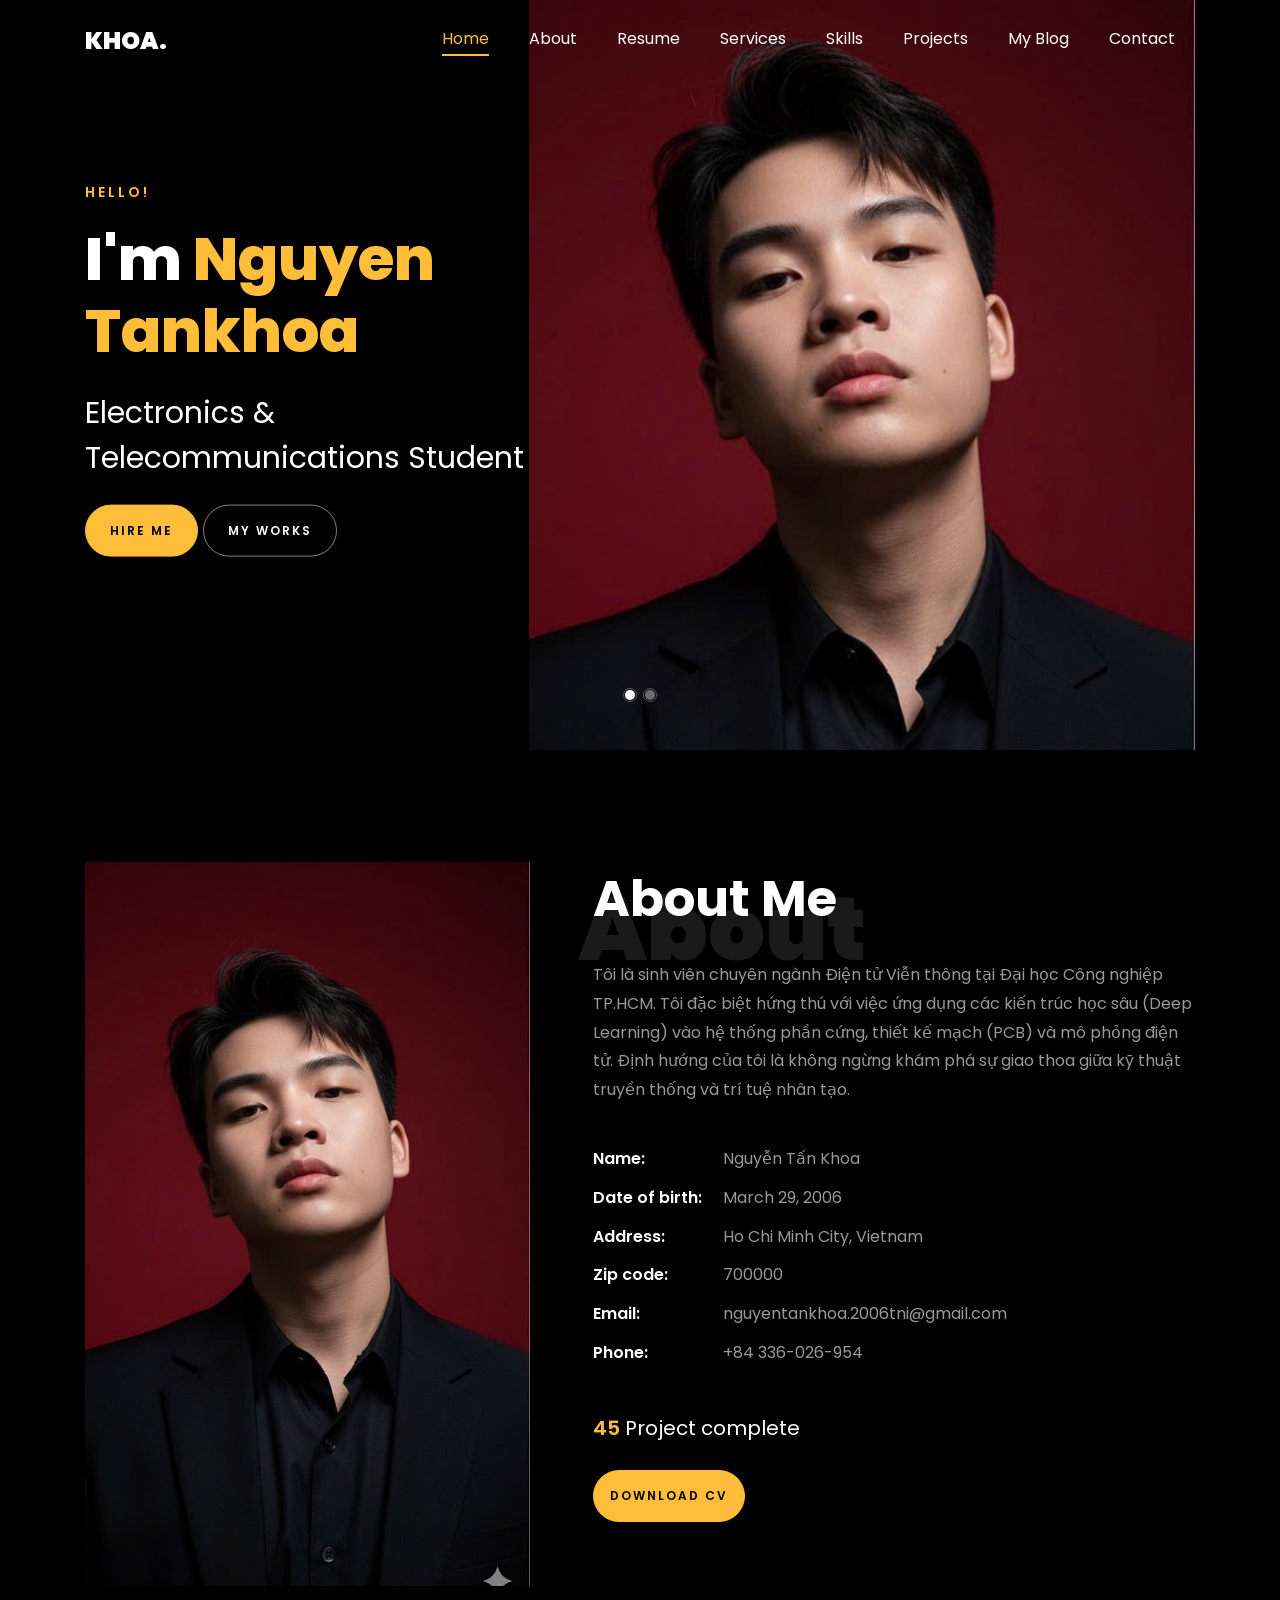
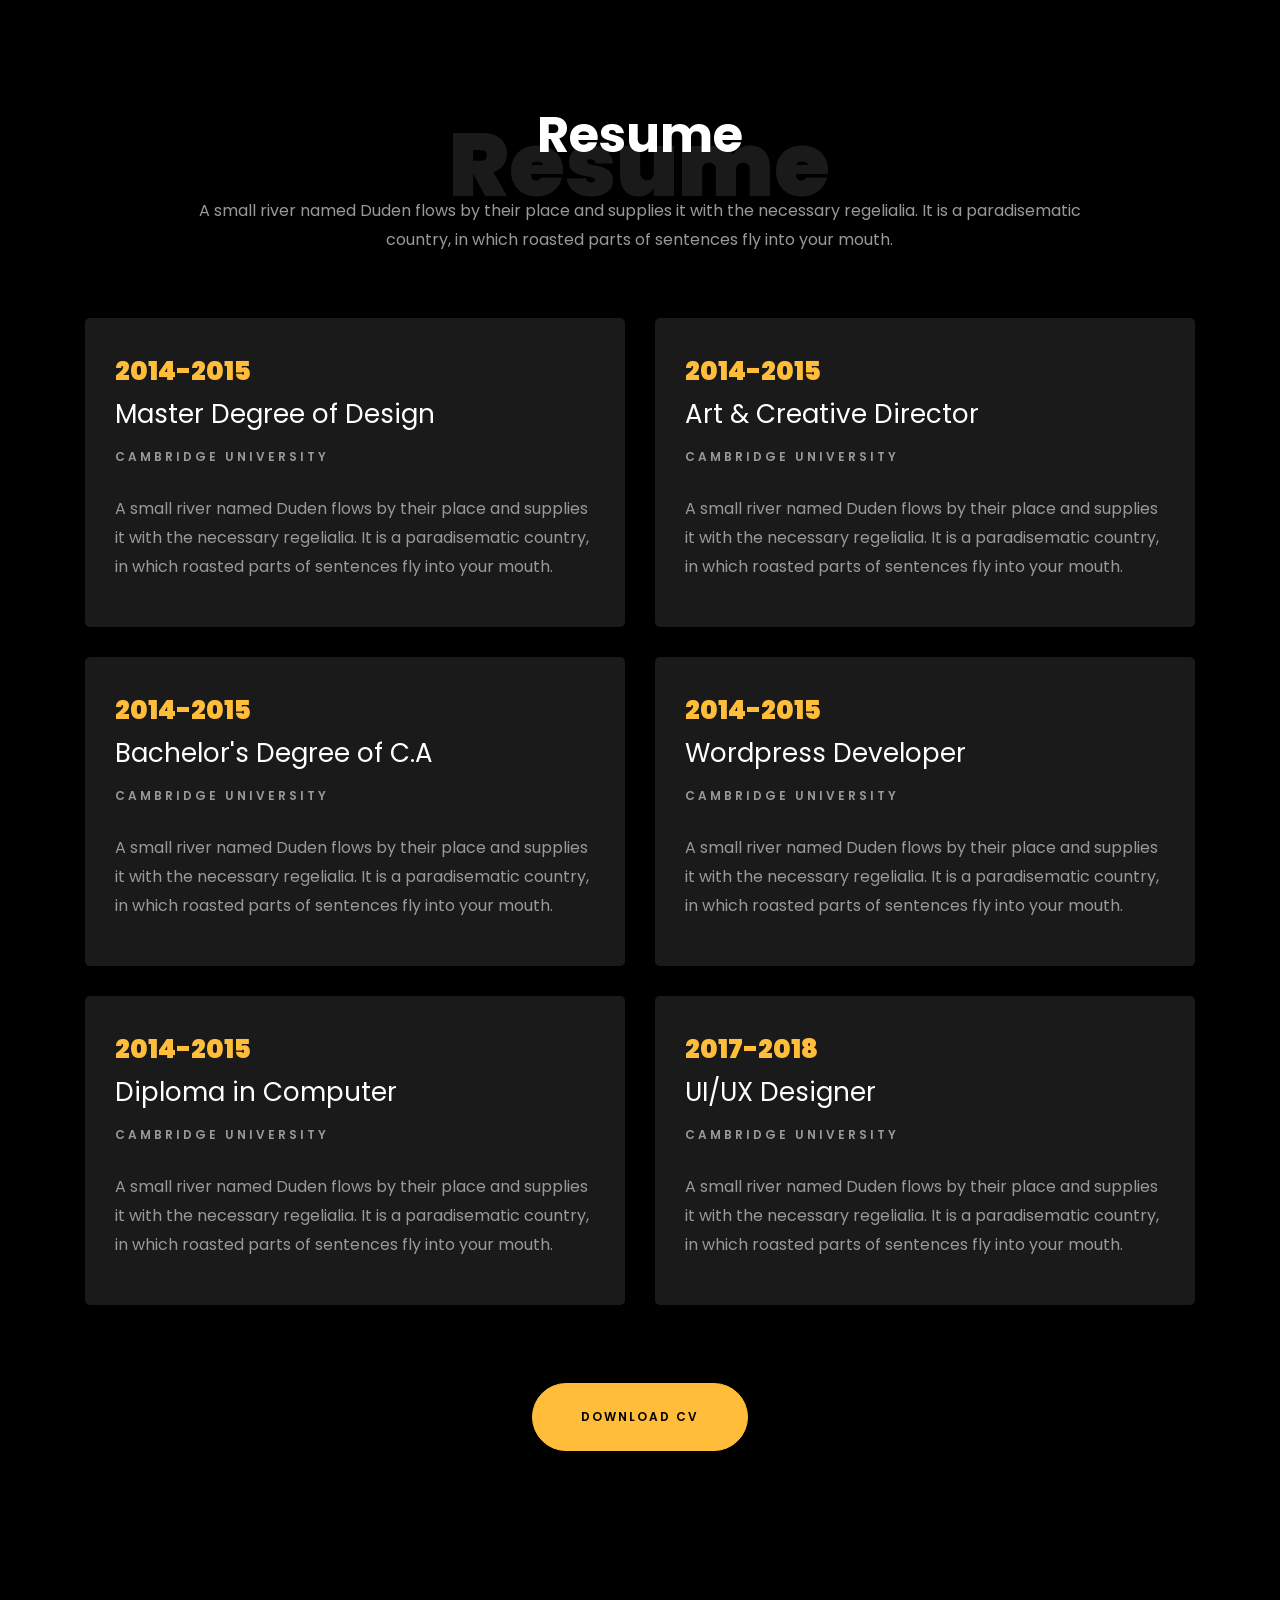
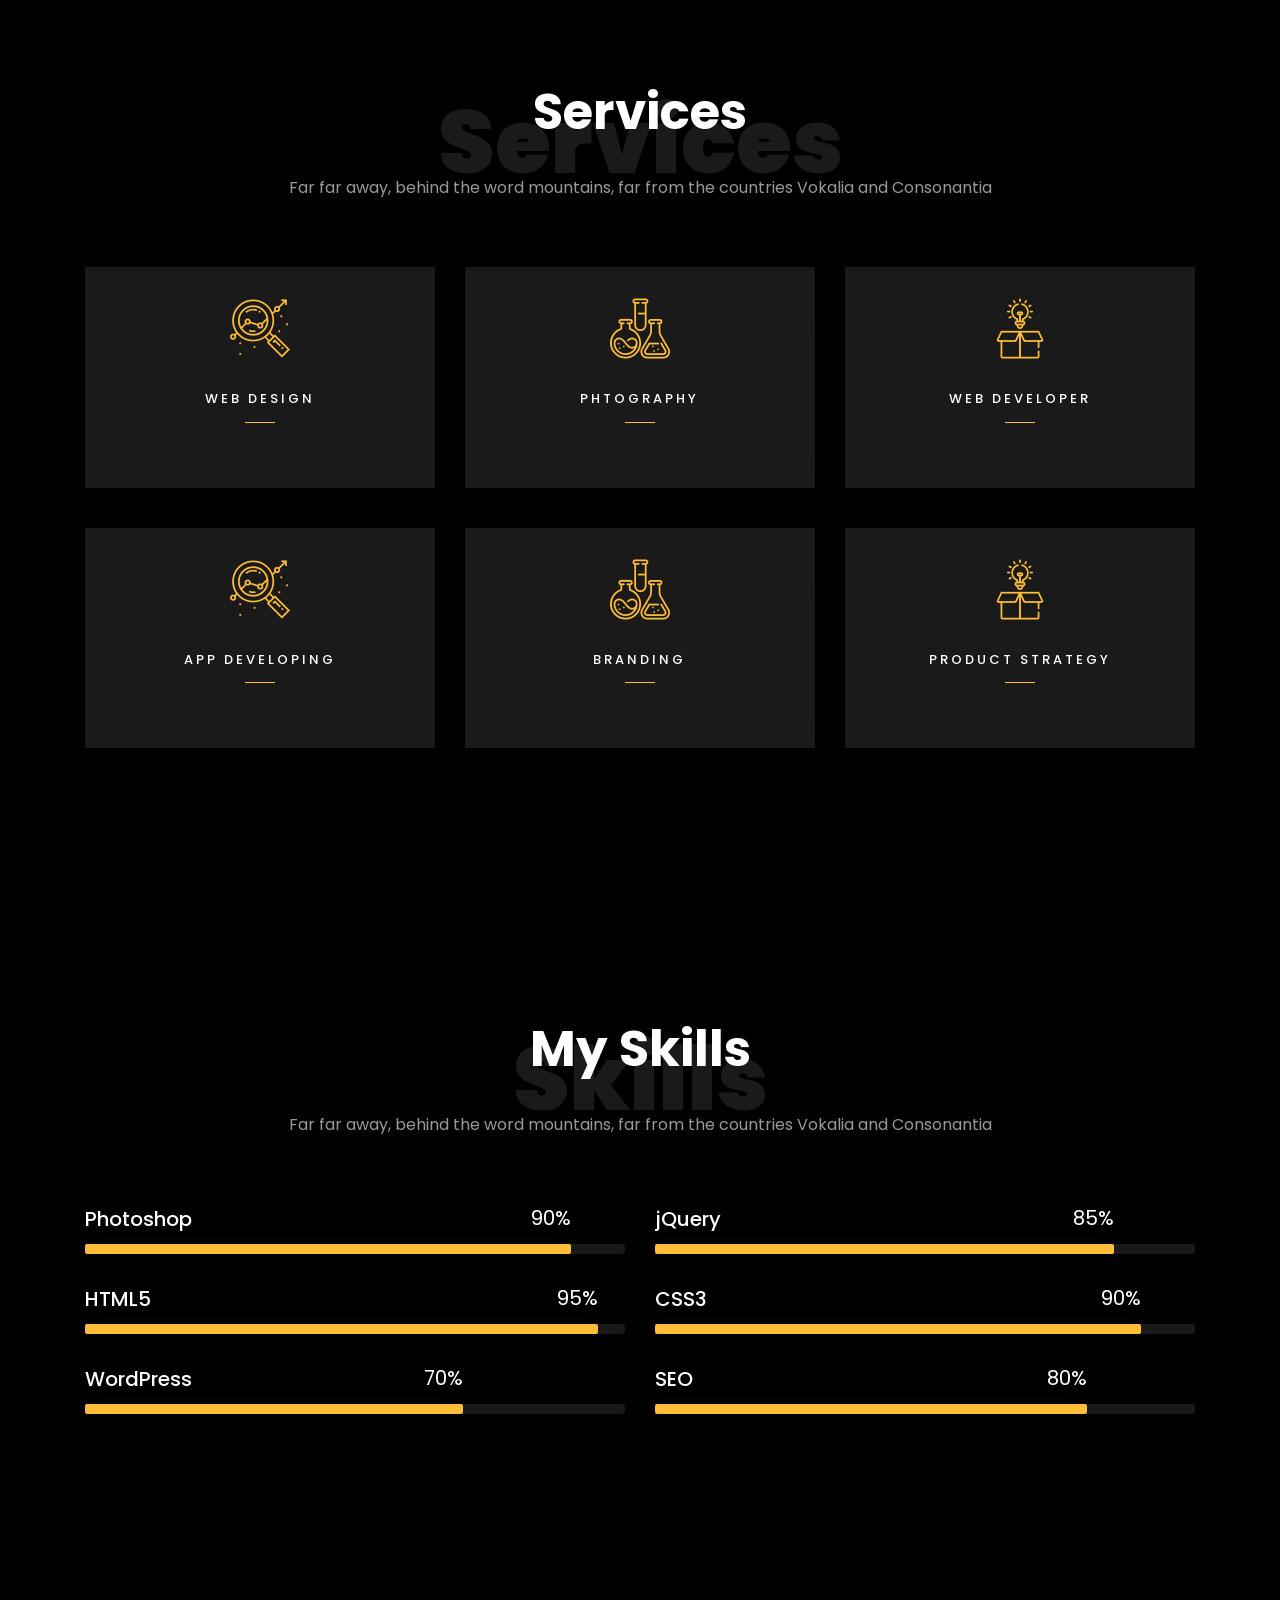
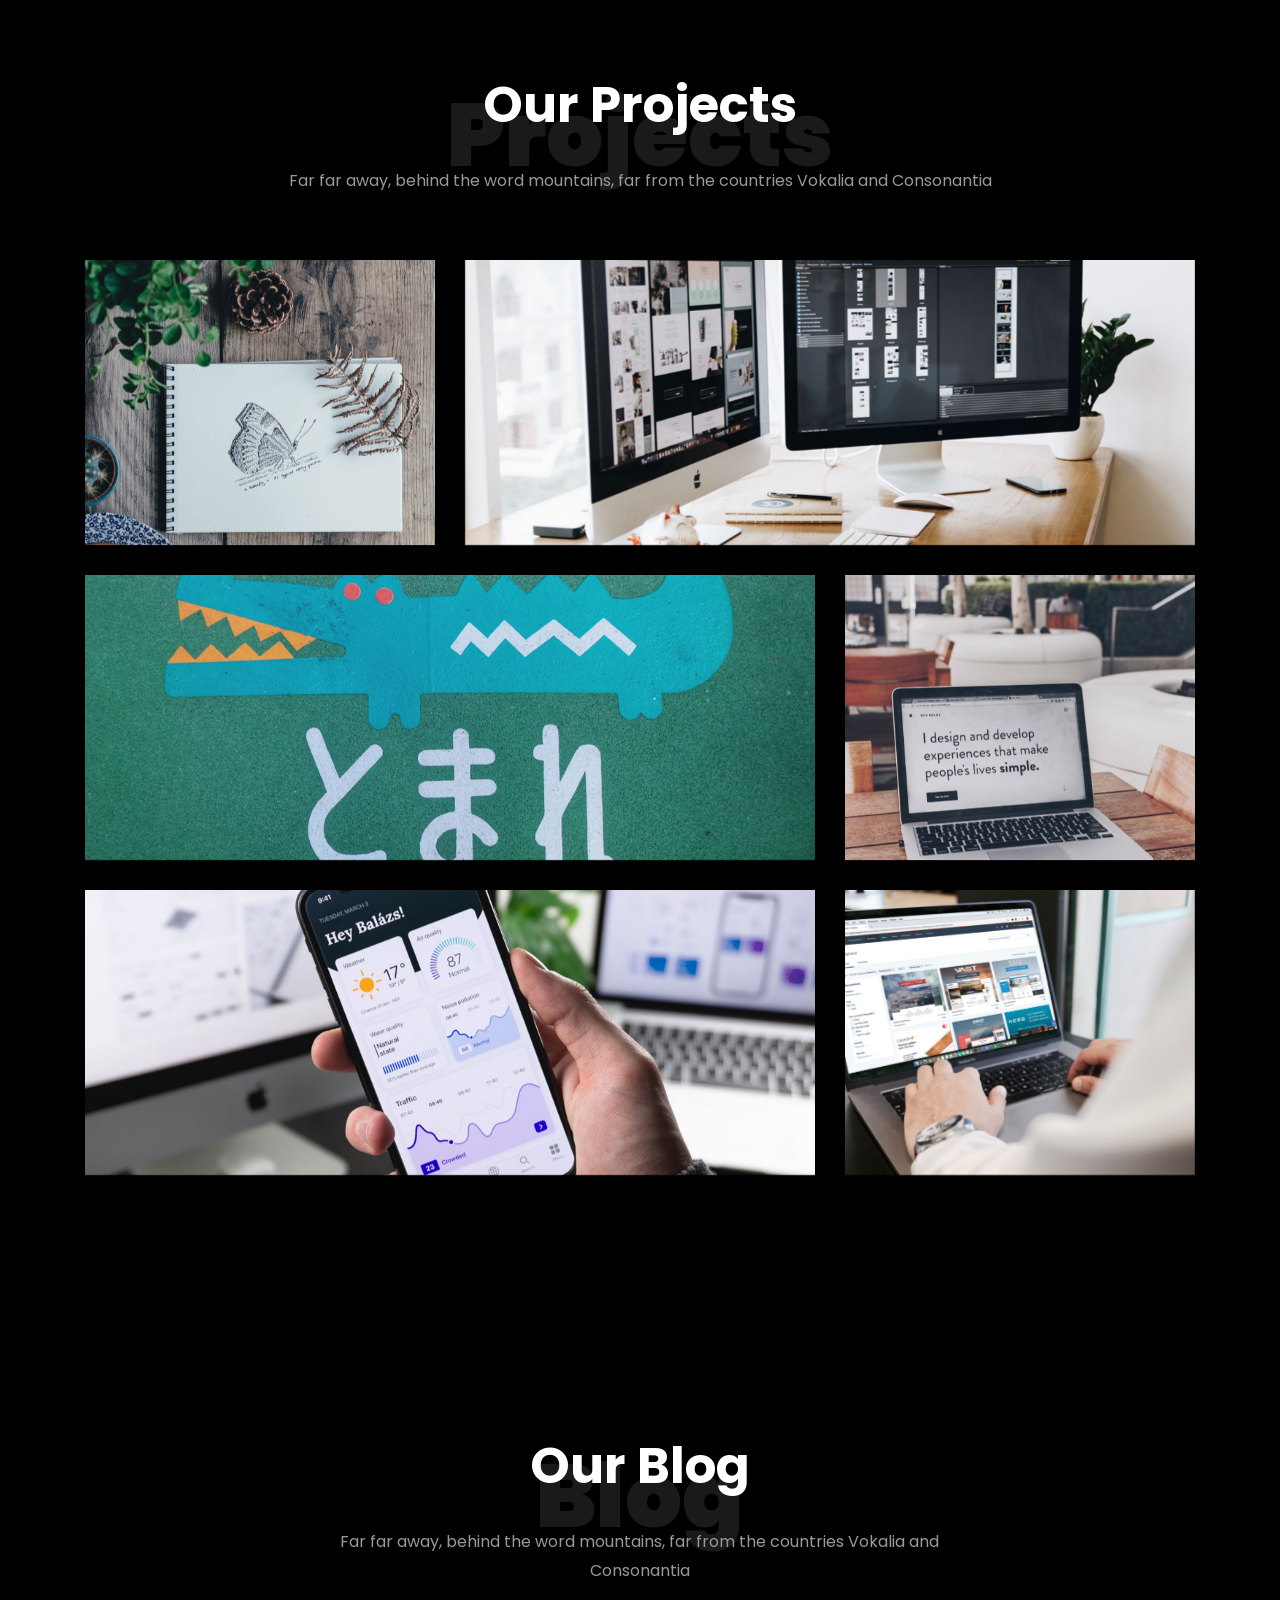
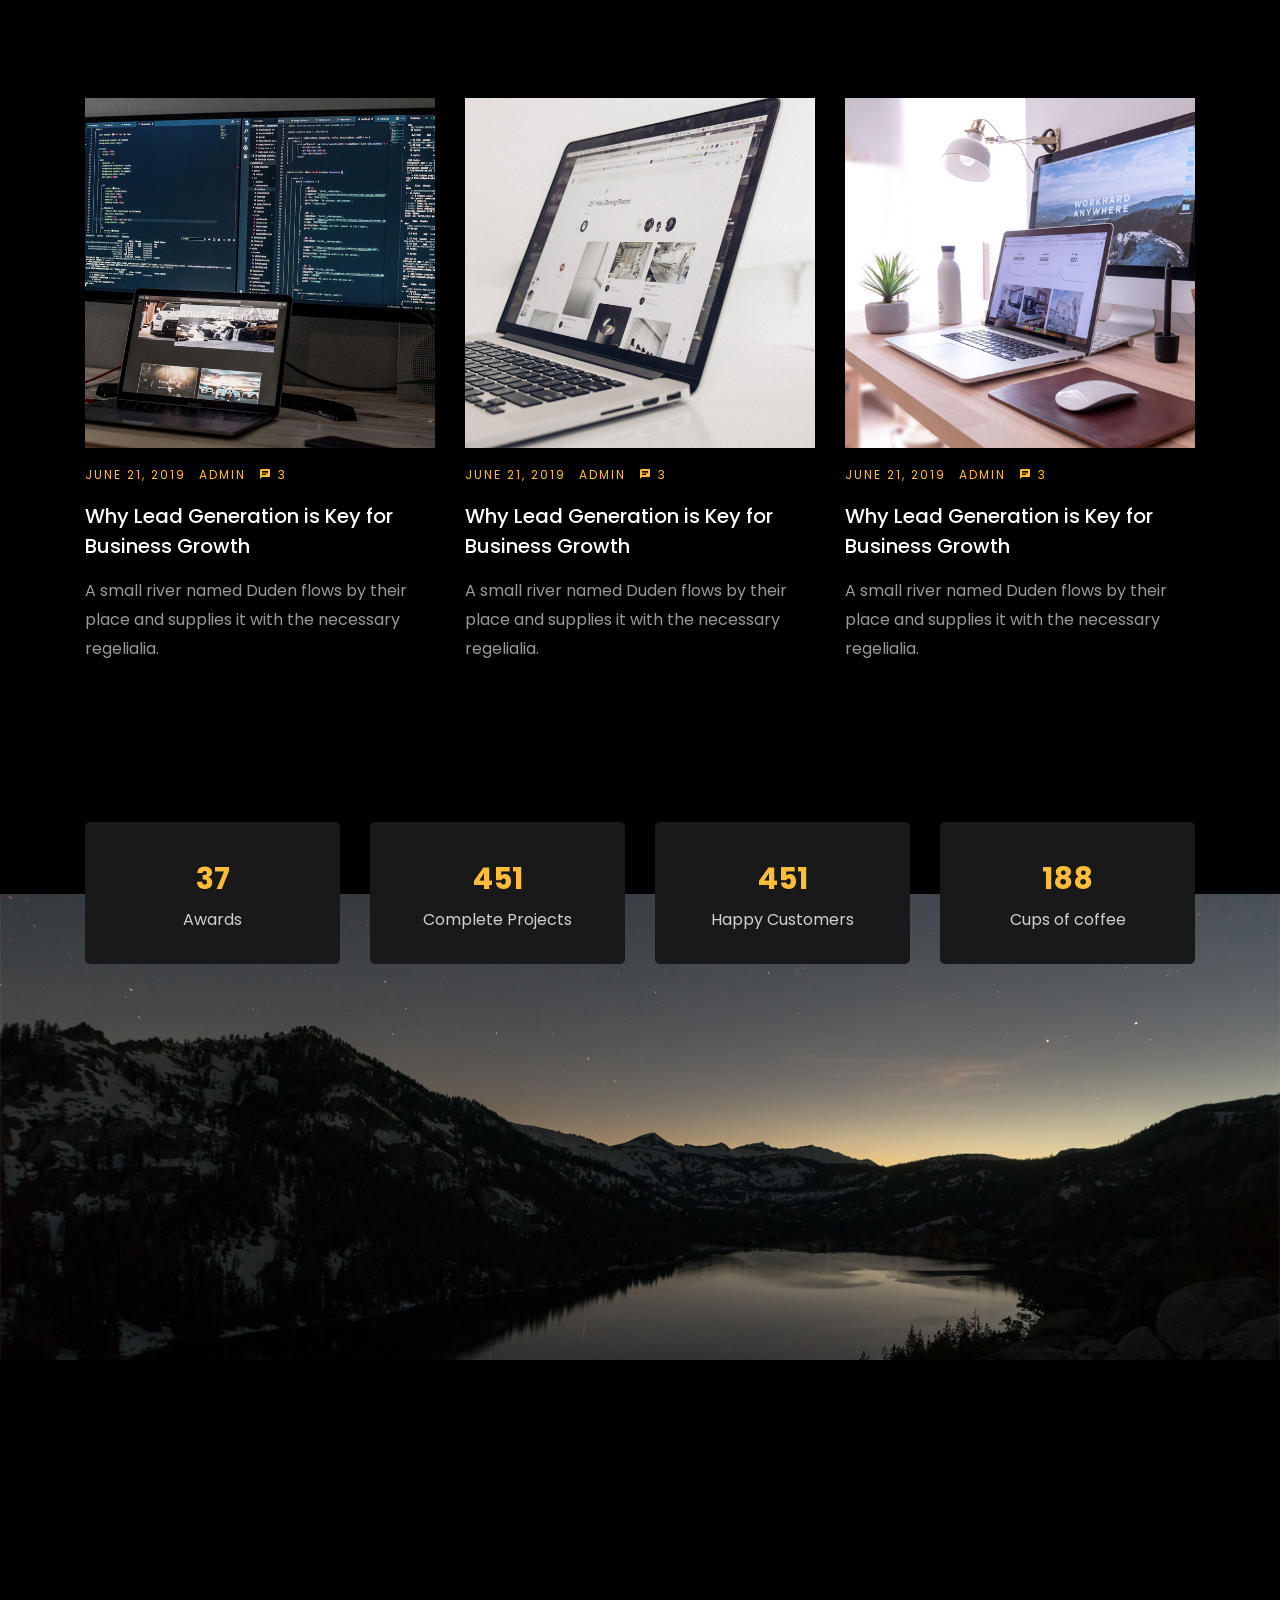
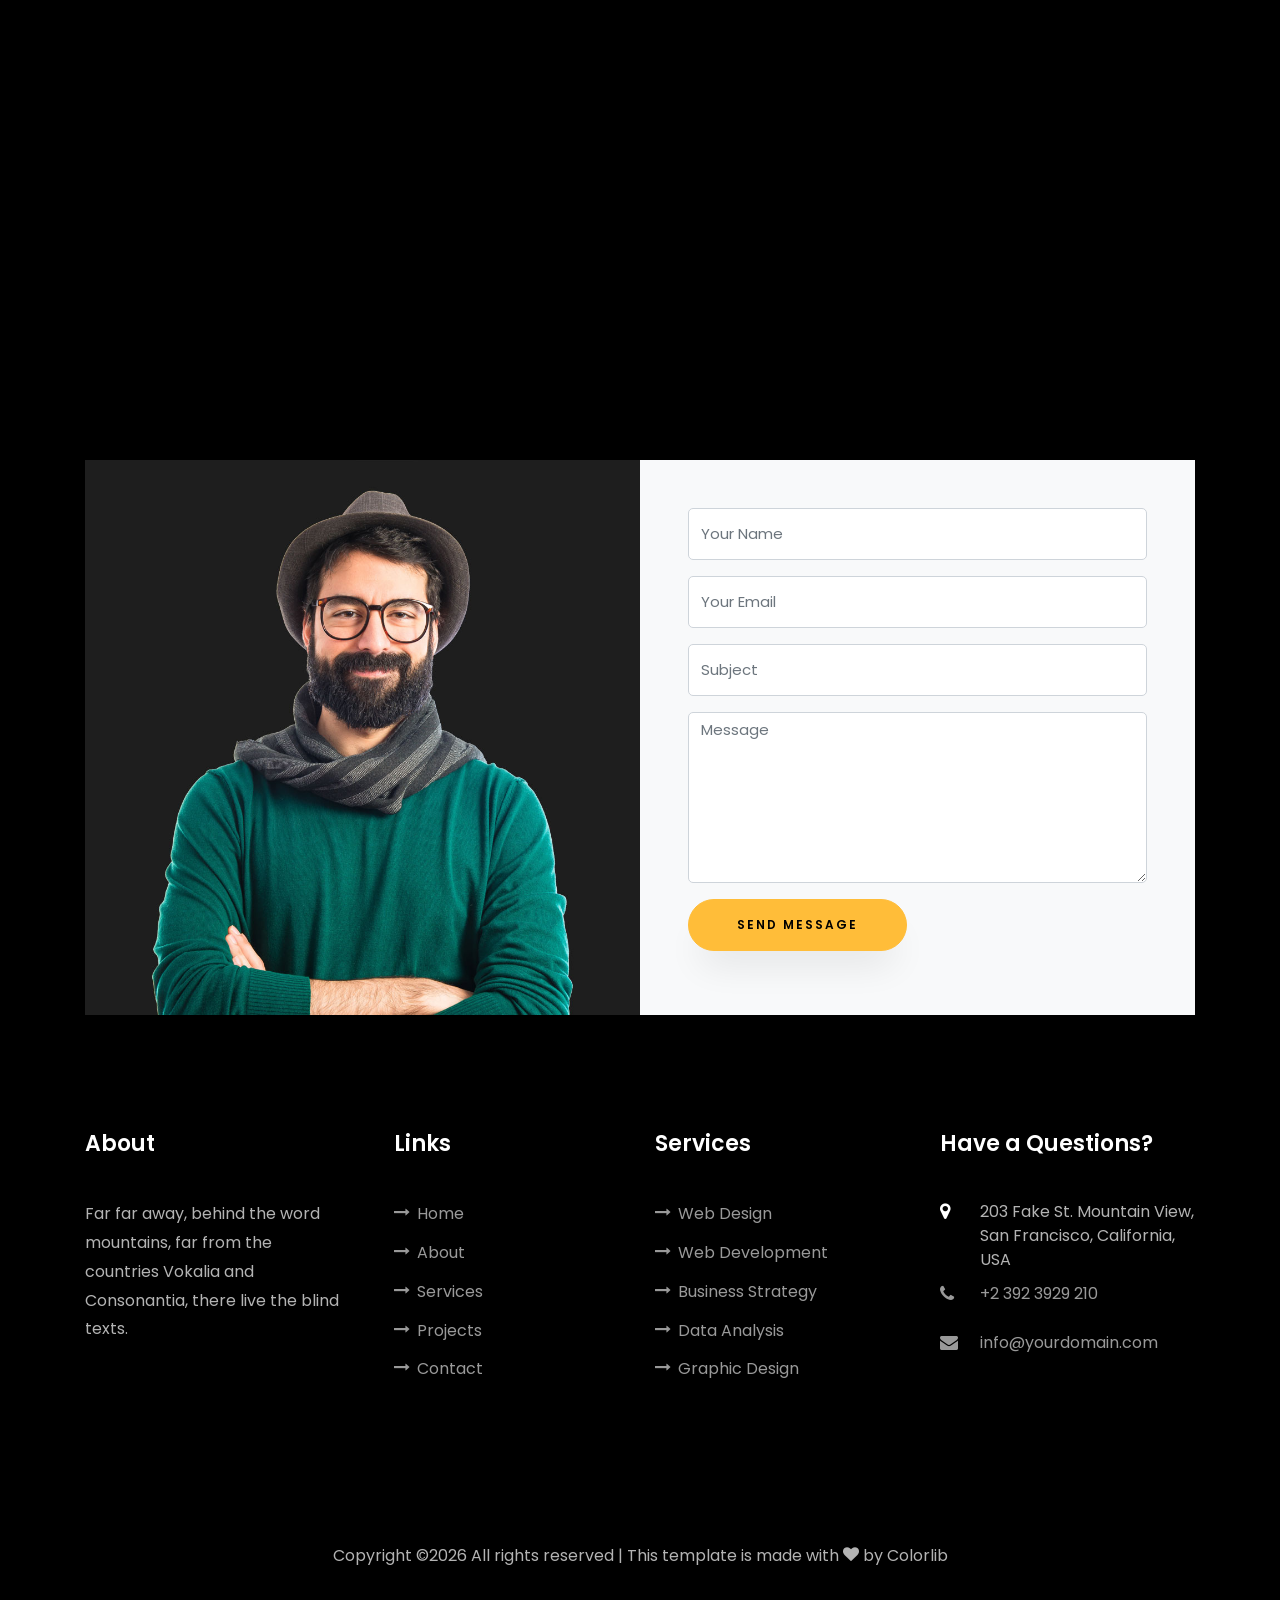
<file: clark-1.0.0/index.html>
<!DOCTYPE html>
<html lang="en">
  <head>
    <title>Clark - Free Bootstrap 4 Template by Colorlib</title>
    <meta charset="utf-8">
    <meta name="viewport" content="width=device-width, initial-scale=1, shrink-to-fit=no">
    
    <link href="https://fonts.googleapis.com/css?family=Poppins:100,200,300,400,500,600,700,800,900" rel="stylesheet">

    <link rel="stylesheet" href="css/open-iconic-bootstrap.min.css">
    <link rel="stylesheet" href="css/animate.css">
    
    <link rel="stylesheet" href="css/owl.carousel.min.css">
    <link rel="stylesheet" href="css/owl.theme.default.min.css">
    <link rel="stylesheet" href="css/magnific-popup.css">

    <link rel="stylesheet" href="css/aos.css">

    <link rel="stylesheet" href="css/ionicons.min.css">
    
    <link rel="stylesheet" href="css/flaticon.css">
    <link rel="stylesheet" href="css/icomoon.css">
    <link rel="stylesheet" href="css/style.css">
  </head>
  <body data-spy="scroll" data-target=".site-navbar-target" data-offset="300">
	  
	  
    <nav class="navbar navbar-expand-lg navbar-dark ftco_navbar ftco-navbar-light site-navbar-target" id="ftco-navbar">
	    <div class="container">
	      <a class="navbar-brand" href="index.html">KHOA.</a>
	      <button class="navbar-toggler js-fh5co-nav-toggle fh5co-nav-toggle" type="button" data-toggle="collapse" data-target="#ftco-nav" aria-controls="ftco-nav" aria-expanded="false" aria-label="Toggle navigation">
	        <span class="oi oi-menu"></span> Menu
	      </button>

	      <div class="collapse navbar-collapse" id="ftco-nav">
	        <ul class="navbar-nav nav ml-auto">
	          <li class="nav-item"><a href="#home-section" class="nav-link"><span>Home</span></a></li>
	          <li class="nav-item"><a href="#about-section" class="nav-link"><span>About</span></a></li>
	          <li class="nav-item"><a href="#resume-section" class="nav-link"><span>Resume</span></a></li>
	          <li class="nav-item"><a href="#services-section" class="nav-link"><span>Services</span></a></li>
	          <li class="nav-item"><a href="#skills-section" class="nav-link"><span>Skills</span></a></li>
	          <li class="nav-item"><a href="#projects-section" class="nav-link"><span>Projects</span></a></li>
	          <li class="nav-item"><a href="#blog-section" class="nav-link"><span>My Blog</span></a></li>
	          <li class="nav-item"><a href="#contact-section" class="nav-link"><span>Contact</span></a></li>
	        </ul>
	      </div>
	    </div>
	  </nav>
	  <section id="home-section" class="hero">
		  <div class="home-slider  owl-carousel">
	      <div class="slider-item ">
	      	<div class="overlay"></div>
	        <div class="container">
	          <div class="row d-md-flex no-gutters slider-text align-items-end justify-content-end" data-scrollax-parent="true">
	          	<div class="one-third js-fullheight order-md-last img" style="background-image:url(images/1787498184057_108232560395988390_5539805041981096391_d6e916a9a9f304b90cb07d0fe6d7e853.jpg);">
	          		<div class="overlay"></div>
	          	</div>
		          <div class="one-forth d-flex  align-items-center ftco-animate" data-scrollax=" properties: { translateY: '70%' }">
		          	<div class="text">
		          		<span class="subheading">Hello!</span>
			            <h1 class="mb-4 mt-3">I'm <span>Nguyen Tankhoa</span></h1>
			            <h2 class="mb-4">Electronics & Telecommunications Student</h2>
			            <p><a href="#" class="btn btn-primary py-3 px-4">Hire me</a> <a href="#" class="btn btn-white btn-outline-white py-3 px-4">My works</a></p>
		            </div>
		          </div>
	        	</div>
	        </div>
	      </div>

	      <div class="slider-item">
	      	<div class="overlay"></div>
	        <div class="container">
	          <div class="row d-flex no-gutters slider-text align-items-end justify-content-end" data-scrollax-parent="true">
	          	<div class="one-third js-fullheight order-md-last img" style="background-image:url(images/1787541583425_108232560395988390_5539805041981096391_086fcbecac12b17ad6dbbf27081b4cc1.jpg);">
	          		<div class="overlay"></div>
	          	</div>
		          <div class="one-forth d-flex align-items-center ftco-animate" data-scrollax=" properties: { translateY: '70%' }">
		          	<div class="text">
		          		<span class="subheading">Hello!</span>
			            <h1 class="mb-4 mt-3">I focus on <span>PCB Design, Circuit Simulation & Deep Learning.</span></h1>
			            <p><a href="#" class="btn btn-primary py-3 px-4">Hire me</a> <a href="#" class="btn btn-white btn-outline-white py-3 px-4">My works</a></p>
		            </div>
		          </div>
	        	</div>
	        </div>
	      </div>
	    </div>
    </section>

    <section class="ftco-about img ftco-section ftco-no-pb" id="about-section">
    	<div class="container">
    		<div class="row d-flex">
    			<div class="col-md-6 col-lg-5 d-flex">
    				<div class="img-about img d-flex align-items-stretch">
    					<div class="overlay"></div>
	    				<div class="img d-flex align-self-stretch align-items-center" style="background-image:url(images/1787498184057_108232560395988390_5539805041981096391_d6e916a9a9f304b90cb07d0fe6d7e853.jpg);">
	    				</div>
    				</div>
    			</div>
    			<div class="col-md-6 col-lg-7 pl-lg-5 pb-5">
    				<div class="row justify-content-start pb-3">
		          <div class="col-md-12 heading-section ftco-animate">
		          	<h1 class="big">About</h1>
		            <h2 class="mb-4">About Me</h2>
		            <p>Tôi là sinh viên chuyên ngành Điện tử Viễn thông tại Đại học Công nghiệp TP.HCM. Tôi đặc biệt hứng thú với việc ứng dụng các kiến trúc học sâu (Deep Learning) vào hệ thống phần cứng, thiết kế mạch (PCB) và mô phỏng điện tử. Định hướng của tôi là không ngừng khám phá sự giao thoa giữa kỹ thuật truyền thống và trí tuệ nhân tạo.</p>
		            <ul class="about-info mt-4 px-md-0 px-2">
		            	<li class="d-flex"><span>Name:</span> <span>Nguyễn Tấn Khoa</span></li>
		            	<li class="d-flex"><span>Date of birth:</span> <span>March 29, 2006</span></li>
		            	<li class="d-flex"><span>Address:</span> <span>Ho Chi Minh City, Vietnam</span></li>
		            	<li class="d-flex"><span>Zip code:</span> <span>700000</span></li>
		            	<li class="d-flex"><span>Email:</span> <span>nguyentankhoa.2006tni@gmail.com</span></li>
		            	<li class="d-flex"><span>Phone: </span> <span>+84 336-026-954</span></li>
		            </ul>
		          </div>
		        </div>
	          <div class="counter-wrap ftco-animate d-flex mt-md-3">
              <div class="text">
              	<p class="mb-4">
	                <span class="number" data-number="120">0</span>
	                <span>Project complete</span>
                </p>
                <p><a href="#" class="btn btn-primary py-3 px-3">Download CV</a></p>
              </div>
	          </div>
	        </div>
        </div>
    	</div>
    </section>

    <section class="ftco-section ftco-no-pb" id="resume-section">
    	<div class="container">
    		<div class="row justify-content-center pb-5">
          <div class="col-md-10 heading-section text-center ftco-animate">
          	<h1 class="big big-2">Resume</h1>
            <h2 class="mb-4">Resume</h2>
            <p>A small river named Duden flows by their place and supplies it with the necessary regelialia. It is a paradisematic country, in which roasted parts of sentences fly into your mouth.</p>
          </div>
        </div>
    		<div class="row">
    			<div class="col-md-6">
    				<div class="resume-wrap ftco-animate">
    					<span class="date">2014-2015</span>
    					<h2>Master Degree of Design</h2>
    					<span class="position">Cambridge University</span>
    					<p class="mt-4">A small river named Duden flows by their place and supplies it with the necessary regelialia. It is a paradisematic country, in which roasted parts of sentences fly into your mouth.</p>
    				</div>
    				<div class="resume-wrap ftco-animate">
    					<span class="date">2014-2015</span>
    					<h2>Bachelor's Degree of C.A</h2>
    					<span class="position">Cambridge University</span>
    					<p class="mt-4">A small river named Duden flows by their place and supplies it with the necessary regelialia. It is a paradisematic country, in which roasted parts of sentences fly into your mouth.</p>
    				</div>
    				<div class="resume-wrap ftco-animate">
    					<span class="date">2014-2015</span>
    					<h2>Diploma in Computer</h2>
    					<span class="position">Cambridge University</span>
    					<p class="mt-4">A small river named Duden flows by their place and supplies it with the necessary regelialia. It is a paradisematic country, in which roasted parts of sentences fly into your mouth.</p>
    				</div>
    			</div>

    			<div class="col-md-6">
    				<div class="resume-wrap ftco-animate">
    					<span class="date">2014-2015</span>
    					<h2>Art &amp; Creative Director</h2>
    					<span class="position">Cambridge University</span>
    					<p class="mt-4">A small river named Duden flows by their place and supplies it with the necessary regelialia. It is a paradisematic country, in which roasted parts of sentences fly into your mouth.</p>
    				</div>
    				<div class="resume-wrap ftco-animate">
    					<span class="date">2014-2015</span>
    					<h2>Wordpress Developer</h2>
    					<span class="position">Cambridge University</span>
    					<p class="mt-4">A small river named Duden flows by their place and supplies it with the necessary regelialia. It is a paradisematic country, in which roasted parts of sentences fly into your mouth.</p>
    				</div>
    				<div class="resume-wrap ftco-animate">
    					<span class="date">2017-2018</span>
    					<h2>UI/UX Designer</h2>
    					<span class="position">Cambridge University</span>
    					<p class="mt-4">A small river named Duden flows by their place and supplies it with the necessary regelialia. It is a paradisematic country, in which roasted parts of sentences fly into your mouth.</p>
    				</div>
    			</div>
    		</div>
    		<div class="row justify-content-center mt-5">
    			<div class="col-md-6 text-center ftco-animate">
    				<p><a href="#" class="btn btn-primary py-4 px-5">Download CV</a></p>
    			</div>
    		</div>
    	</div>
    </section>

    <section class="ftco-section" id="services-section">
    	<div class="container">
    		<div class="row justify-content-center py-5 mt-5">
          <div class="col-md-12 heading-section text-center ftco-animate">
          	<h1 class="big big-2">Services</h1>
            <h2 class="mb-4">Services</h2>
            <p>Far far away, behind the word mountains, far from the countries Vokalia and Consonantia</p>
          </div>
        </div>
    		<div class="row">
					<div class="col-md-4 text-center d-flex ftco-animate">
						<a href="#" class="services-1">
							<span class="icon">
								<i class="flaticon-analysis"></i>
							</span>
							<div class="desc">
								<h3 class="mb-5">Web Design</h3>
							</div>
						</a>
					</div>
					<div class="col-md-4 text-center d-flex ftco-animate">
						<a href="#" class="services-1">
							<span class="icon">
								<i class="flaticon-flasks"></i>
							</span>
							<div class="desc">
								<h3 class="mb-5">Phtography</h3>
							</div>
						</a>
					</div>
					<div class="col-md-4 text-center d-flex ftco-animate">
						<a href="#" class="services-1">
							<span class="icon">
								<i class="flaticon-ideas"></i>
							</span>
							<div class="desc">
								<h3 class="mb-5">Web Developer</h3>
							</div>
						</a>
					</div>

					<div class="col-md-4 text-center d-flex ftco-animate">
						<a href="#" class="services-1">
							<span class="icon">
								<i class="flaticon-analysis"></i>
							</span>
							<div class="desc">
								<h3 class="mb-5">App Developing</h3>
							</div>
						</a>
					</div>
					<div class="col-md-4 text-center d-flex ftco-animate">
						<a href="#" class="services-1">
							<span class="icon">
								<i class="flaticon-flasks"></i>
							</span>
							<div class="desc">
								<h3 class="mb-5">Branding</h3>
							</div>
						</a>
					</div>
					<div class="col-md-4 text-center d-flex ftco-animate">
						<a href="#" class="services-1">
							<span class="icon">
								<i class="flaticon-ideas"></i>
							</span>
							<div class="desc">
								<h3 class="mb-5">Product Strategy</h3>
							</div>
						</a>
					</div>
				</div>
    	</div>
    </section>

		
		<section class="ftco-section" id="skills-section">
			<div class="container">
				<div class="row justify-content-center pb-5">
          <div class="col-md-12 heading-section text-center ftco-animate">
          	<h1 class="big big-2">Skills</h1>
            <h2 class="mb-4">My Skills</h2>
            <p>Far far away, behind the word mountains, far from the countries Vokalia and Consonantia</p>
          </div>
        </div>
				<div class="row">
					<div class="col-md-6 animate-box">
						<div class="progress-wrap ftco-animate">
							<h3>Photoshop</h3>
							<div class="progress">
							 	<div class="progress-bar color-1" role="progressbar" aria-valuenow="90"
							  	aria-valuemin="0" aria-valuemax="100" style="width:90%">
							    <span>90%</span>
							  	</div>
							</div>
						</div>
					</div>
					<div class="col-md-6 animate-box">
						<div class="progress-wrap ftco-animate">
							<h3>jQuery</h3>
							<div class="progress">
							 	<div class="progress-bar color-2" role="progressbar" aria-valuenow="85"
							  	aria-valuemin="0" aria-valuemax="100" style="width:85%">
							    <span>85%</span>
							  	</div>
							</div>
						</div>
					</div>
					<div class="col-md-6 animate-box">
						<div class="progress-wrap ftco-animate">
							<h3>HTML5</h3>
							<div class="progress">
							 	<div class="progress-bar color-3" role="progressbar" aria-valuenow="95"
							  	aria-valuemin="0" aria-valuemax="100" style="width:95%">
							    <span>95%</span>
							  	</div>
							</div>
						</div>
					</div>
					<div class="col-md-6 animate-box">
						<div class="progress-wrap ftco-animate">
							<h3>CSS3</h3>
							<div class="progress">
							 	<div class="progress-bar color-4" role="progressbar" aria-valuenow="90"
							  	aria-valuemin="0" aria-valuemax="100" style="width:90%">
							    <span>90%</span>
							  	</div>
							</div>
						</div>
					</div>
					<div class="col-md-6 animate-box">
						<div class="progress-wrap ftco-animate">
							<h3>WordPress</h3>
							<div class="progress">
							 	<div class="progress-bar color-5" role="progressbar" aria-valuenow="70"
							  	aria-valuemin="0" aria-valuemax="100" style="width:70%">
							    <span>70%</span>
							  	</div>
							</div>
						</div>
					</div>
					<div class="col-md-6 animate-box">
						<div class="progress-wrap ftco-animate">
							<h3>SEO</h3>
							<div class="progress">
							 	<div class="progress-bar color-6" role="progressbar" aria-valuenow="80"
							  	aria-valuemin="0" aria-valuemax="100" style="width:80%">
							    <span>80%</span>
							  	</div>
							</div>
						</div>
					</div>
				</div>
			</div>
		</section>
 

    <section class="ftco-section ftco-project" id="projects-section">
    	<div class="container">
    		<div class="row justify-content-center pb-5">
          <div class="col-md-12 heading-section text-center ftco-animate">
          	<h1 class="big big-2">Projects</h1>
            <h2 class="mb-4">Our Projects</h2>
            <p>Far far away, behind the word mountains, far from the countries Vokalia and Consonantia</p>
          </div>
        </div>
    		<div class="row">
    			<div class="col-md-4">
    				<div class="project img ftco-animate d-flex justify-content-center align-items-center" style="background-image: url(images/project-4.jpg);">
    					<div class="overlay"></div>
	    				<div class="text text-center p-4">
	    					<h3><a href="#">Branding &amp; Illustration Design</a></h3>
	    					<span>Web Design</span>
	    				</div>
    				</div>
  				</div>
  				<div class="col-md-8">
    				<div class="project img ftco-animate d-flex justify-content-center align-items-center" style="background-image: url(images/project-5.jpg);">
    					<div class="overlay"></div>
	    				<div class="text text-center p-4">
	    					<h3><a href="#">Branding &amp; Illustration Design</a></h3>
	    					<span>Web Design</span>
	    				</div>
    				</div>
  				</div>

    			<div class="col-md-8">
    				<div class="project img ftco-animate d-flex justify-content-center align-items-center" style="background-image: url(images/project-1.jpg);">
    					<div class="overlay"></div>
	    				<div class="text text-center p-4">
	    					<h3><a href="#">Branding &amp; Illustration Design</a></h3>
	    					<span>Web Design</span>
	    				</div>
    				</div>

    				<div class="project img ftco-animate d-flex justify-content-center align-items-center" style="background-image: url(images/project-6.jpg);">
    					<div class="overlay"></div>
	    				<div class="text text-center p-4">
	    					<h3><a href="#">Branding &amp; Illustration Design</a></h3>
	    					<span>Web Design</span>
	    				</div>
    				</div>
    			</div>
    			<div class="col-md-4">
    				<div class="row">
    					<div class="col-md-12">
		    				<div class="project img ftco-animate d-flex justify-content-center align-items-center" style="background-image: url(images/project-2.jpg);">
		    					<div class="overlay"></div>
			    				<div class="text text-center p-4">
			    					<h3><a href="#">Branding &amp; Illustration Design</a></h3>
			    					<span>Web Design</span>
			    				</div>
		    				</div>
	    				</div>
	    				<div class="col-md-12">
		    				<div class="project img ftco-animate d-flex justify-content-center align-items-center" style="background-image: url(images/project-3.jpg);">
		    					<div class="overlay"></div>
			    				<div class="text text-center p-4">
			    					<h3><a href="#">Branding &amp; Illustration Design</a></h3>
			    					<span>Web Design</span>
			    				</div>
		    				</div>
	    				</div>
    				</div>
    			</div>
    		</div>
    	</div>
    </section>


    <section class="ftco-section" id="blog-section">
      <div class="container">
        <div class="row justify-content-center mb-5 pb-5">
          <div class="col-md-7 heading-section text-center ftco-animate">
            <h1 class="big big-2">Blog</h1>
            <h2 class="mb-4">Our Blog</h2>
            <p>Far far away, behind the word mountains, far from the countries Vokalia and Consonantia</p>
          </div>
        </div>
        <div class="row d-flex">
          <div class="col-md-4 d-flex ftco-animate">
          	<div class="blog-entry justify-content-end">
              <a href="single.html" class="block-20" style="background-image: url('images/image_1.jpg');">
              </a>
              <div class="text mt-3 float-right d-block">
              	<div class="d-flex align-items-center mb-3 meta">
	                <p class="mb-0">
	                	<span class="mr-2">June 21, 2019</span>
	                	<a href="#" class="mr-2">Admin</a>
	                	<a href="#" class="meta-chat"><span class="icon-chat"></span> 3</a>
	                </p>
                </div>
                <h3 class="heading"><a href="single.html">Why Lead Generation is Key for Business Growth</a></h3>
                <p>A small river named Duden flows by their place and supplies it with the necessary regelialia.</p>
              </div>
            </div>
          </div>
          <div class="col-md-4 d-flex ftco-animate">
          	<div class="blog-entry justify-content-end">
              <a href="single.html" class="block-20" style="background-image: url('images/image_2.jpg');">
              </a>
              <div class="text mt-3 float-right d-block">
              	<div class="d-flex align-items-center mb-3 meta">
	                <p class="mb-0">
	                	<span class="mr-2">June 21, 2019</span>
	                	<a href="#" class="mr-2">Admin</a>
	                	<a href="#" class="meta-chat"><span class="icon-chat"></span> 3</a>
	                </p>
                </div>
                <h3 class="heading"><a href="single.html">Why Lead Generation is Key for Business Growth</a></h3>
                <p>A small river named Duden flows by their place and supplies it with the necessary regelialia.</p>
              </div>
            </div>
          </div>
          <div class="col-md-4 d-flex ftco-animate">
          	<div class="blog-entry">
              <a href="single.html" class="block-20" style="background-image: url('images/image_3.jpg');">
              </a>
              <div class="text mt-3 float-right d-block">
              	<div class="d-flex align-items-center mb-3 meta">
	                <p class="mb-0">
	                	<span class="mr-2">June 21, 2019</span>
	                	<a href="#" class="mr-2">Admin</a>
	                	<a href="#" class="meta-chat"><span class="icon-chat"></span> 3</a>
	                </p>
                </div>
                <h3 class="heading"><a href="single.html">Why Lead Generation is Key for Business Growth</a></h3>
                <p>A small river named Duden flows by their place and supplies it with the necessary regelialia.</p>
              </div>
            </div>
          </div>
        </div>
      </div>
    </section>

    <section class="ftco-section ftco-no-pt ftco-no-pb ftco-counter img" id="section-counter">
    	<div class="container">
				<div class="row d-md-flex align-items-center">
          <div class="col-md d-flex justify-content-center counter-wrap ftco-animate">
            <div class="block-18">
              <div class="text">
                <strong class="number" data-number="100">0</strong>
                <span>Awards</span>
              </div>
            </div>
          </div>
          <div class="col-md d-flex justify-content-center counter-wrap ftco-animate">
            <div class="block-18">
              <div class="text">
                <strong class="number" data-number="1200">0</strong>
                <span>Complete Projects</span>
              </div>
            </div>
          </div>
          <div class="col-md d-flex justify-content-center counter-wrap ftco-animate">
            <div class="block-18">
              <div class="text">
                <strong class="number" data-number="1200">0</strong>
                <span>Happy Customers</span>
              </div>
            </div>
          </div>
          <div class="col-md d-flex justify-content-center counter-wrap ftco-animate">
            <div class="block-18">
              <div class="text">
                <strong class="number" data-number="500">0</strong>
                <span>Cups of coffee</span>
              </div>
            </div>
          </div>
        </div>
      </div>
    </section>

    <section class="ftco-section ftco-hireme img margin-top" style="background-image: url(images/bg_1.jpg)">
			<div class="container">
				<div class="row justify-content-center">
					<div class="col-md-7 ftco-animate text-center">
						<h2>I'm <span>Available</span> for freelancing</h2>
						<p>A small river named Duden flows by their place and supplies it with the necessary regelialia.</p>
						<p class="mb-0"><a href="#" class="btn btn-primary py-3 px-5">Hire me</a></p>
					</div>
				</div>
			</div>
		</section>

    <section class="ftco-section contact-section ftco-no-pb" id="contact-section">
      <div class="container">
      	<div class="row justify-content-center mb-5 pb-3">
          <div class="col-md-7 heading-section text-center ftco-animate">
            <h1 class="big big-2">Contact</h1>
            <h2 class="mb-4">Contact Me</h2>
            <p>Far far away, behind the word mountains, far from the countries Vokalia and Consonantia</p>
          </div>
        </div>

        <div class="row d-flex contact-info mb-5">
          <div class="col-md-6 col-lg-3 d-flex ftco-animate">
          	<div class="align-self-stretch box p-4 text-center">
          		<div class="icon d-flex align-items-center justify-content-center">
          			<span class="icon-map-signs"></span>
          		</div>
          		<h3 class="mb-4">Address</h3>
	            <p>198 West 21th Street, Suite 721 New York NY 10016</p>
	          </div>
          </div>
          <div class="col-md-6 col-lg-3 d-flex ftco-animate">
          	<div class="align-self-stretch box p-4 text-center">
          		<div class="icon d-flex align-items-center justify-content-center">
          			<span class="icon-phone2"></span>
          		</div>
          		<h3 class="mb-4">Contact Number</h3>
	            <p><a href="tel://1234567920">+ 1235 2355 98</a></p>
	          </div>
          </div>
          <div class="col-md-6 col-lg-3 d-flex ftco-animate">
          	<div class="align-self-stretch box p-4 text-center">
          		<div class="icon d-flex align-items-center justify-content-center">
          			<span class="icon-paper-plane"></span>
          		</div>
          		<h3 class="mb-4">Email Address</h3>
	            <p><a href="mailto:info@yoursite.com">info@yoursite.com</a></p>
	          </div>
          </div>
          <div class="col-md-6 col-lg-3 d-flex ftco-animate">
          	<div class="align-self-stretch box p-4 text-center">
          		<div class="icon d-flex align-items-center justify-content-center">
          			<span class="icon-globe"></span>
          		</div>
          		<h3 class="mb-4">Website</h3>
	            <p><a href="#">yoursite.com</a></p>
	          </div>
          </div>
        </div>

        <div class="row no-gutters block-9">
          <div class="col-md-6 order-md-last d-flex">
            <form action="#" class="bg-light p-4 p-md-5 contact-form">
              <div class="form-group">
                <input type="text" class="form-control" placeholder="Your Name">
              </div>
              <div class="form-group">
                <input type="text" class="form-control" placeholder="Your Email">
              </div>
              <div class="form-group">
                <input type="text" class="form-control" placeholder="Subject">
              </div>
              <div class="form-group">
                <textarea name="" id="" cols="30" rows="7" class="form-control" placeholder="Message"></textarea>
              </div>
              <div class="form-group">
                <input type="submit" value="Send Message" class="btn btn-primary py-3 px-5">
              </div>
            </form>
          
          </div>

          <div class="col-md-6 d-flex">
          	<div class="img" style="background-image: url(images/about.jpg);"></div>
          </div>
        </div>
      </div>
    </section>
		

    <footer class="ftco-footer ftco-section">
      <div class="container">
        <div class="row mb-5">
          <div class="col-md">
            <div class="ftco-footer-widget mb-4">
              <h2 class="ftco-heading-2">About</h2>
              <p>Far far away, behind the word mountains, far from the countries Vokalia and Consonantia, there live the blind texts.</p>
              <ul class="ftco-footer-social list-unstyled float-md-left float-lft mt-5">
                <li class="ftco-animate"><a href="#"><span class="icon-twitter"></span></a></li>
                <li class="ftco-animate"><a href="#"><span class="icon-facebook"></span></a></li>
                <li class="ftco-animate"><a href="#"><span class="icon-instagram"></span></a></li>
              </ul>
            </div>
          </div>
          <div class="col-md">
            <div class="ftco-footer-widget mb-4 ml-md-4">
              <h2 class="ftco-heading-2">Links</h2>
              <ul class="list-unstyled">
                <li><a href="#"><span class="icon-long-arrow-right mr-2"></span>Home</a></li>
                <li><a href="#"><span class="icon-long-arrow-right mr-2"></span>About</a></li>
                <li><a href="#"><span class="icon-long-arrow-right mr-2"></span>Services</a></li>
                <li><a href="#"><span class="icon-long-arrow-right mr-2"></span>Projects</a></li>
                <li><a href="#"><span class="icon-long-arrow-right mr-2"></span>Contact</a></li>
              </ul>
            </div>
          </div>
          <div class="col-md">
             <div class="ftco-footer-widget mb-4">
              <h2 class="ftco-heading-2">Services</h2>
              <ul class="list-unstyled">
                <li><a href="#"><span class="icon-long-arrow-right mr-2"></span>Web Design</a></li>
                <li><a href="#"><span class="icon-long-arrow-right mr-2"></span>Web Development</a></li>
                <li><a href="#"><span class="icon-long-arrow-right mr-2"></span>Business Strategy</a></li>
                <li><a href="#"><span class="icon-long-arrow-right mr-2"></span>Data Analysis</a></li>
                <li><a href="#"><span class="icon-long-arrow-right mr-2"></span>Graphic Design</a></li>
              </ul>
            </div>
          </div>
          <div class="col-md">
            <div class="ftco-footer-widget mb-4">
            	<h2 class="ftco-heading-2">Have a Questions?</h2>
            	<div class="block-23 mb-3">
	              <ul>
	                <li><span class="icon icon-map-marker"></span><span class="text">203 Fake St. Mountain View, San Francisco, California, USA</span></li>
	                <li><a href="#"><span class="icon icon-phone"></span><span class="text">+2 392 3929 210</span></a></li>
	                <li><a href="#"><span class="icon icon-envelope"></span><span class="text">info@yourdomain.com</span></a></li>
	              </ul>
	            </div>
            </div>
          </div>
        </div>
        <div class="row">
          <div class="col-md-12 text-center">

            <p><!-- Link back to Colorlib can't be removed. Template is licensed under CC BY 3.0. -->
  Copyright &copy;<script>document.write(new Date().getFullYear());</script> All rights reserved | This template is made with <i class="icon-heart color-danger" aria-hidden="true"></i> by <a href="https://colorlib.com" target="_blank">Colorlib</a>
  <!-- Link back to Colorlib can't be removed. Template is licensed under CC BY 3.0. --></p>
          </div>
        </div>
      </div>
    </footer>
    
  

  <!-- loader -->
  <div id="ftco-loader" class="show fullscreen"><svg class="circular" width="48px" height="48px"><circle class="path-bg" cx="24" cy="24" r="22" fill="none" stroke-width="4" stroke="#eeeeee"/><circle class="path" cx="24" cy="24" r="22" fill="none" stroke-width="4" stroke-miterlimit="10" stroke="#F96D00"/></svg></div>


  <script src="js/jquery.min.js"></script>
  <script src="js/jquery-migrate-3.0.1.min.js"></script>
  <script src="js/popper.min.js"></script>
  <script src="js/bootstrap.min.js"></script>
  <script src="js/jquery.easing.1.3.js"></script>
  <script src="js/jquery.waypoints.min.js"></script>
  <script src="js/jquery.stellar.min.js"></script>
  <script src="js/owl.carousel.min.js"></script>
  <script src="js/jquery.magnific-popup.min.js"></script>
  <script src="js/aos.js"></script>
  <script src="js/jquery.animateNumber.min.js"></script>
  <script src="js/scrollax.min.js"></script>
  
  <script src="js/main.js"></script>
    
  </body>
</html>
</file>
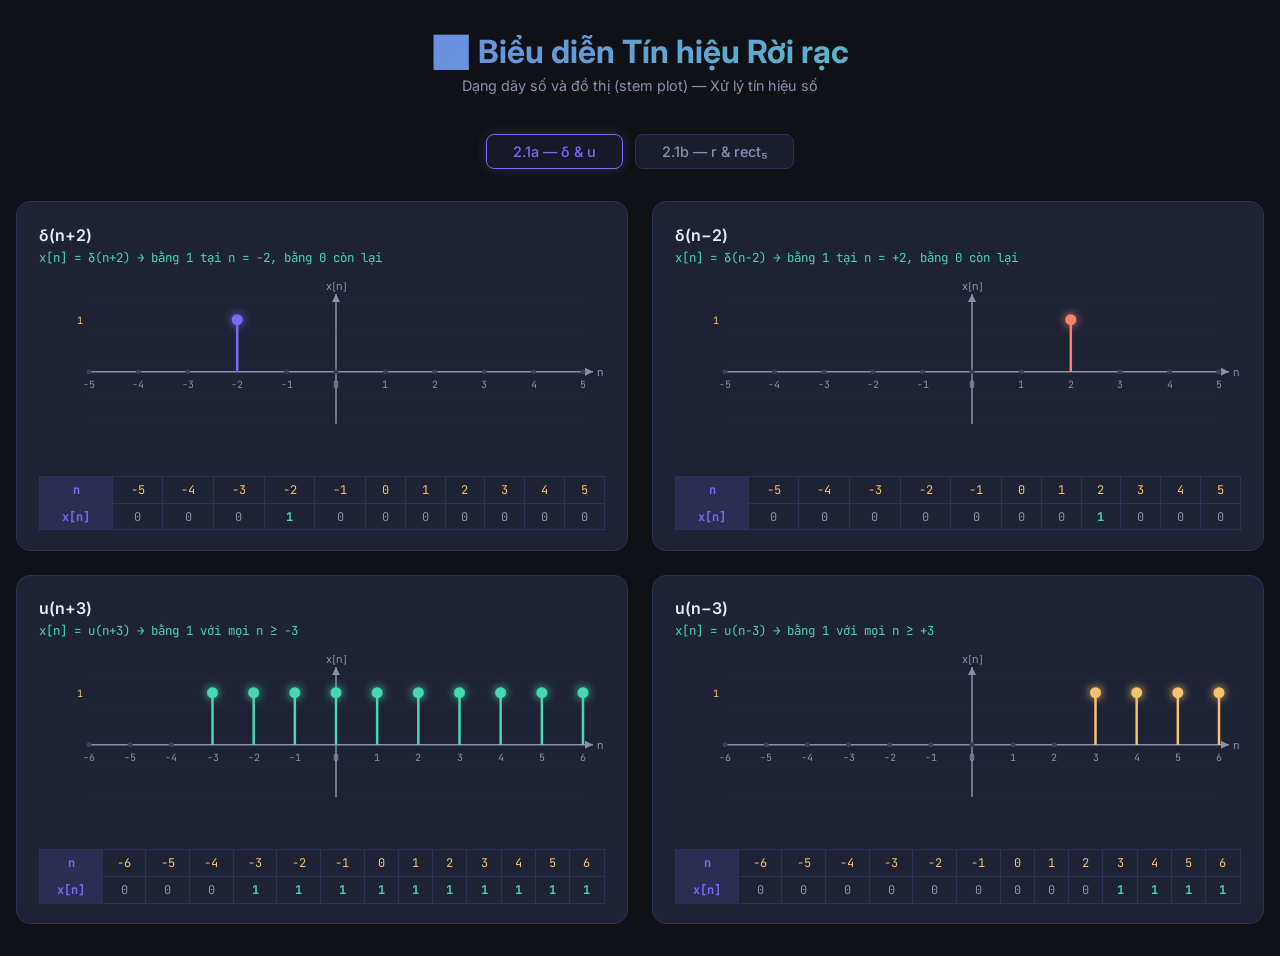
<file: XU_LY_TIN_HIEU/signals.html>
<!DOCTYPE html>
<html lang="vi">
<head>
  <meta charset="UTF-8" />
  <meta name="viewport" content="width=device-width, initial-scale=1.0"/>
  <title>Biểu diễn Tín hiệu Rời rạc</title>

  <!-- Font chữ đẹp từ Google: Inter (văn bản) + JetBrains Mono (số/code) -->
  <link href="https://fonts.googleapis.com/css2?family=Inter:wght@300;400;500;600;700&family=JetBrains+Mono:wght@400;500&display=swap" rel="stylesheet"/>

  <style>
    /* ══════════════════════════════════════════════
       BẢNG MÀU (CSS Variables)
       Dùng var(--tên) ở bất kỳ đâu để tái sử dụng màu
    ══════════════════════════════════════════════ */
    :root {
      --bg:      #0f1117;   /* màu nền tổng thể — xám đen đậm */
      --surface: #1a1d2e;   /* màu nền tab button */
      --card:    #1e2235;   /* màu nền mỗi card đồ thị */
      --border:  #2d3154;   /* màu viền nhạt */
      --accent1: #7c6af7;   /* tím — màu nhấn chính (tab active, tiêu đề) */
      --accent2: #46d9b1;   /* xanh ngọc — màu công thức, giá trị ≠ 0 */
      --accent3: #f7836a;   /* cam đỏ — màu của tín hiệu δ(n-2), r(n-1) */
      --accent4: #f7c36a;   /* vàng — màu nhãn n trên bảng dãy số */
      --text:    #e8eaf6;   /* trắng nhạt — chữ thông thường */
      --muted:   #8892b0;   /* xám nhạt — chữ phụ */
      --glow:    rgba(124,106,247,.25); /* ánh sáng tím khi hover */
    }

    /* Reset mặc định của trình duyệt */
    * { box-sizing: border-box; margin: 0; padding: 0; }

    body {
      background: var(--bg);
      color: var(--text);
      font-family: 'Inter', sans-serif;
      min-height: 100vh;
      padding: 2rem 1rem;
    }

    /* ── Phần tiêu đề trang ── */
    header { text-align: center; margin-bottom: 2.5rem; }
    header h1 {
      font-size: clamp(1.4rem, 3vw, 2rem); /* clamp: tự co giãn theo màn hình */
      font-weight: 700;
      /* Gradient text: chữ tô màu chuyển từ tím sang xanh ngọc */
      background: linear-gradient(135deg, var(--accent1), var(--accent2));
      -webkit-background-clip: text;
      -webkit-text-fill-color: transparent;
      margin-bottom: .4rem;
    }
    header p { color: var(--muted); font-size: .9rem; }

    /* ── Thanh chọn tab (2.1a / 2.1b) ── */
    .tab-bar {
      display: flex;
      justify-content: center;
      gap: .8rem;
      margin-bottom: 2rem;
    }
    .tab-btn {
      background: var(--surface);
      border: 1.5px solid var(--border);
      color: var(--muted);
      border-radius: 8px;
      padding: .5rem 1.6rem;
      cursor: pointer;
      font-family: 'Inter', sans-serif;
      font-size: .9rem;
      font-weight: 500;
      transition: all .25s;  /* hiệu ứng chuyển màu mượt */
    }
    /* Khi tab đang chọn hoặc hover: đổi màu + phát sáng */
    .tab-btn.active, .tab-btn:hover {
      border-color: var(--accent1);
      color: var(--accent1);
      background: rgba(124,106,247,.08);
      box-shadow: 0 0 12px var(--glow);
    }

    /* ── Lưới các card đồ thị: tự động chia cột ── */
    .grid {
      display: grid;
      /* auto-fit: tự thêm cột; minmax: mỗi cột tối thiểu 420px */
      grid-template-columns: repeat(auto-fit, minmax(420px, 1fr));
      gap: 1.5rem;
      max-width: 1400px;
      margin: 0 auto;
    }

    /* ── Mỗi card chứa 1 tín hiệu ── */
    .card {
      background: var(--card);
      border: 1px solid var(--border);
      border-radius: 14px;
      padding: 1.4rem 1.4rem 1.2rem;
      transition: box-shadow .3s;
      display: none; /* Mặc định ẩn, chỉ hiện khi có class .visible */
    }
    .card.visible { display: block; }  /* Tab nào được chọn thì card đó hiện */
    .card:hover { box-shadow: 0 0 20px var(--glow); }

    /* Tên tín hiệu (ví dụ: δ(n+2)) */
    .card-title { font-size: 1rem; font-weight: 600; color: var(--text); margin-bottom: .25rem; }

    /* Công thức toán học */
    .card-formula {
      font-family: 'JetBrains Mono', monospace;
      font-size: .78rem;
      color: var(--accent2);
      margin-bottom: 1rem;
    }

    canvas { display: block; } /* Loại bỏ khoảng trắng dưới canvas mặc định */

    /* ── Bảng dãy số x[n] ── */
    .seq-wrap { margin-top: .9rem; overflow-x: auto; } /* overflow-x: cuộn ngang nếu bảng dài */
    table { border-collapse: collapse; font-family: 'JetBrains Mono', monospace; font-size: .75rem; width: 100%; }
    th, td { border: 1px solid var(--border); padding: .3rem .55rem; text-align: center; }
    th { background: rgba(124,106,247,.15); color: var(--accent1); } /* Header: nền tím nhạt */
    td { color: var(--muted); }
    td.nonzero { color: var(--accent2); font-weight: 700; } /* Tô nổi bật giá trị ≠ 0 */
    td.n-label { color: var(--accent4); }                   /* Nhãn n màu vàng */
  </style>
</head>
<body>

<!-- ══════════════════════════════════════════════
     GIAO DIỆN HTML
══════════════════════════════════════════════ -->

<header>
  <h1>&#x1F4CA; Biểu diễn Tín hiệu Rời rạc</h1>
  <p>Dạng dãy số và đồ thị (stem plot) — Xử lý tín hiệu số</p>
</header>

<!-- Thanh tab: onclick gọi hàm switchTab() với tên tab và nút được click -->
<div class="tab-bar">
  <button class="tab-btn active" onclick="switchTab('a', this)">2.1a — &#948; &amp; u</button>
  <button class="tab-btn"       onclick="switchTab('b', this)">2.1b — r &amp; rect&#8325;</button>
</div>

<!-- Container rỗng, các card sẽ được tạo động bằng JavaScript -->
<div class="grid" id="grid"></div>


<script>
/* ══════════════════════════════════════════════
   PHẦN 1: ĐỊNH NGHĨA CÁC HÀM TÍN HIỆU RỜI RẠC
   Mỗi hàm nhận vào n (số nguyên) và trả ra x[n]
══════════════════════════════════════════════ */

/**
 * Xung đơn vị δ(n): bằng 1 khi n=0, bằng 0 khi n≠0
 * Dịch: δ(n+2) → gọi delta(n+2), nghĩa là đỉnh tại n = -2
 */
const delta = n => (n === 0 ? 1 : 0);

/**
 * Bước nhảy đơn vị u(n): bằng 1 khi n≥0, bằng 0 khi n<0
 * Dịch: u(n+3) → gọi unitStep(n+3), bắt đầu từ n = -3
 */
const unitStep = n => (n >= 0 ? 1 : 0);

/**
 * Tín hiệu ramp r(n) = n·u(n): tăng tuyến tính từ n=0
 * Dịch: r(n-1) → gọi ramp(n-1), bắt đầu tăng từ n = 1
 */
const ramp = n => (n >= 0 ? n : 0);

/**
 * Cửa sổ chữ nhật rect_N(n): bằng 1 trong N mẫu liên tiếp từ n=0
 * Tương đương: u(n) - u(n-N)
 * Dịch: rect5(n-3) → gọi rect(5, n-3), cửa sổ từ n=3 đến n=7
 */
const rect = (N, n) => (n >= 0 && n < N ? 1 : 0);


/* ══════════════════════════════════════════════
   PHẦN 2: CẤU HÌNH CÁC TÍN HIỆU CẦN VẼ
   Mỗi object = 1 tín hiệu, chứa:
     id      — định danh duy nhất (dùng cho canvas id)
     title   — tên hiển thị trên card
     formula — công thức/giải thích
     color   — màu của stem và dot
     nRange  — phạm vi n cần vẽ [nMin, nMax]
     fn      — hàm tính x[n] theo n
     tab     — thuộc tab 'a' hay 'b'
══════════════════════════════════════════════ */
const SIGNALS = {
  a: [
    {
      id: 'd_np2', tab: 'a',
      title: 'δ(n+2)',
      formula: 'x[n] = δ(n+2)  →  bằng 1 tại n = −2, bằng 0 còn lại',
      color: '#7c6af7',          // tím
      nRange: [-5, 5],
      fn: n => delta(n + 2)      // dịch trái 2: đỉnh tại n = -2
    },
    {
      id: 'd_nm2', tab: 'a',
      title: 'δ(n−2)',
      formula: 'x[n] = δ(n−2)  →  bằng 1 tại n = +2, bằng 0 còn lại',
      color: '#f7836a',          // cam đỏ
      nRange: [-5, 5],
      fn: n => delta(n - 2)      // dịch phải 2: đỉnh tại n = +2
    },
    {
      id: 'u_np3', tab: 'a',
      title: 'u(n+3)',
      formula: 'x[n] = u(n+3)  →  bằng 1 với mọi n ≥ −3',
      color: '#46d9b1',          // xanh ngọc
      nRange: [-6, 6],
      fn: n => unitStep(n + 3)   // dịch trái 3: bật từ n = -3
    },
    {
      id: 'u_nm3', tab: 'a',
      title: 'u(n−3)',
      formula: 'x[n] = u(n−3)  →  bằng 1 với mọi n ≥ +3',
      color: '#f7c36a',          // vàng
      nRange: [-6, 6],
      fn: n => unitStep(n - 3)   // dịch phải 3: bật từ n = +3
    }
  ],
  b: [
    {
      id: 'r_np1', tab: 'b',
      title: 'r(n+1)',
      formula: 'x[n] = r(n+1) = (n+1)·u(n+1)  →  tăng từ n = −1',
      color: '#7c6af7',
      nRange: [-3, 7],
      fn: n => ramp(n + 1)       // dịch trái 1: bắt đầu tăng từ n = -1
    },
    {
      id: 'r_nm1', tab: 'b',
      title: 'r(n−1)',
      formula: 'x[n] = r(n−1) = (n−1)·u(n−1)  →  tăng từ n = +1',
      color: '#f7836a',
      nRange: [-3, 7],
      fn: n => ramp(n - 1)       // dịch phải 1: bắt đầu tăng từ n = +1
    },
    {
      id: 'r5_n', tab: 'b',
      title: 'rect₅(n)',
      formula: 'x[n] = u(n) − u(n−5)  →  bằng 1 với 0 ≤ n ≤ 4',
      color: '#46d9b1',
      nRange: [-3, 9],
      fn: n => rect(5, n)        // cửa sổ 5 mẫu: n = 0, 1, 2, 3, 4
    },
    {
      id: 'r5_nm3', tab: 'b',
      title: 'rect₅(n−3)',
      formula: 'x[n] = u(n−3) − u(n−8)  →  bằng 1 với 3 ≤ n ≤ 7',
      color: '#f7c36a',
      nRange: [-1, 11],
      fn: n => rect(5, n - 3)    // cửa sổ dịch phải 3: n = 3, 4, 5, 6, 7
    }
  ]
};


/* ══════════════════════════════════════════════
   PHẦN 3: TẠO CARD HTML ĐỘNG
   Duyệt qua SIGNALS, tạo card + canvas + bảng dãy số
   rồi chèn vào <div id="grid">
══════════════════════════════════════════════ */
function buildCards() {
  const grid = document.getElementById('grid');

  ['a', 'b'].forEach(tab => {
    SIGNALS[tab].forEach(sig => {

      // 1) Tạo mảng n từ nRange[0] đến nRange[1]
      const ns = [];
      for (let n = sig.nRange[0]; n <= sig.nRange[1]; n++) ns.push(n);

      // 2) Tính x[n] tương ứng cho mỗi n
      const xs = ns.map(sig.fn);

      // 3) Tạo các ô HTML cho bảng dãy số
      //    n-label: hàng n (màu vàng)
      //    nonzero: tô nổi bật ô có giá trị ≠ 0
      const nCells = ns.map(n => `<td class="n-label">${n}</td>`).join('');
      const xCells = xs.map(x => `<td class="${x !== 0 ? 'nonzero' : ''}">${x}</td>`).join('');

      // 4) Tạo phần tử card
      const card = document.createElement('div');
      card.className  = 'card';
      card.dataset.tab = tab;          // dùng để ẩn/hiện theo tab
      card.id         = 'card_' + sig.id;

      card.innerHTML = `
        <div class="card-title">${sig.title}</div>
        <div class="card-formula">${sig.formula}</div>

        <!-- Canvas: nơi JavaScript sẽ vẽ đồ thị stem plot -->
        <canvas id="cv_${sig.id}" height="180"></canvas>

        <!-- Bảng dãy số -->
        <div class="seq-wrap">
          <table>
            <tr><th>n</th>${nCells}</tr>
            <tr><th>x[n]</th>${xCells}</tr>
          </table>
        </div>`;

      grid.appendChild(card);

      // 5) Vẽ đồ thị sau khi card đã được chèn vào DOM (dùng setTimeout để đợi render)
      setTimeout(() => drawStem(sig, ns, xs), 20);
    });
  });
}


/* ══════════════════════════════════════════════
   PHẦN 4: VẼ ĐỒ THỊ STEM PLOT TRÊN CANVAS
   Stem plot: mỗi mẫu n có một "cọc" thẳng đứng
              và một chấm tròn ở đỉnh
══════════════════════════════════════════════ */
function drawStem(sig, ns, xs) {
  const canvas = document.getElementById('cv_' + sig.id);
  if (!canvas) return;

  // Kích thước vẽ = chiều rộng card (trừ padding)
  const W   = canvas.parentElement.clientWidth - 44;
  const H   = 180;
  const DPR = window.devicePixelRatio || 1; // tỉ lệ pixel cho màn Retina

  // Đặt kích thước thực của canvas (nhân DPR để nét trên màn độ phân giải cao)
  canvas.width        = W * DPR;
  canvas.height       = H * DPR;
  canvas.style.width  = W + 'px';
  canvas.style.height = H + 'px';

  const ctx = canvas.getContext('2d');
  ctx.scale(DPR, DPR); // scale lại để tọa độ vẫn tính theo pixel CSS

  // ── Vùng vẽ (padding bốn phía để chừa chỗ cho nhãn trục) ──
  const PAD = { t: 22, b: 38, l: 50, r: 22 };
  const pW  = W - PAD.l - PAD.r;  // chiều rộng vùng vẽ
  const pH  = H - PAD.t - PAD.b;  // chiều cao vùng vẽ

  // Giá trị tuyệt đối lớn nhất trong xs (để scale trục y)
  const maxV = Math.max(...xs.map(Math.abs), 1);

  // Khoảng cách pixel giữa 2 mẫu n liên tiếp trên trục x
  const step = pW / ((ns.length - 1) || 1);

  /**
   * Hàm ánh xạ: giá trị v → tọa độ y trên canvas
   * - v = +maxV  →  phía trên  (y nhỏ)
   * - v = 0      →  giữa
   * - v = -maxV  →  phía dưới  (y lớn)
   * Hệ số 1.15: để đồ thị không chạm sát mép trên/dưới
   */
  const toY = v => PAD.t + pH * (1 - (v + maxV) / (2 * maxV * 1.15));
  const axY = toY(0); // vị trí y của trục x (đường ngang qua y=0)

  // Tìm vị trí x của trục y (đường dọc qua n=0)
  const zIdx = ns.indexOf(0);
  const yAxX = zIdx >= 0 ? PAD.l + zIdx * step : PAD.l;

  /* ── Vẽ đường lưới ngang mờ ── */
  ctx.strokeStyle = '#252840';
  ctx.lineWidth = .8;
  for (let i = 0; i <= 4; i++) {
    const y = PAD.t + (pH / 4) * i;
    ctx.beginPath();
    ctx.moveTo(PAD.l, y);
    ctx.lineTo(PAD.l + pW, y);
    ctx.stroke();
  }

  /* ── Vẽ trục X (ngang) với mũi tên → ── */
  ctx.strokeStyle = '#8892b0'; ctx.lineWidth = 1.5;
  ctx.beginPath();
  ctx.moveTo(PAD.l, axY);
  ctx.lineTo(PAD.l + pW + 10, axY);
  ctx.stroke();
  // Mũi tên tam giác ở đầu phải
  ctx.fillStyle = '#8892b0';
  ctx.beginPath();
  ctx.moveTo(PAD.l + pW + 10, axY);
  ctx.lineTo(PAD.l + pW + 2,  axY - 4);
  ctx.lineTo(PAD.l + pW + 2,  axY + 4);
  ctx.fill();

  /* ── Vẽ trục Y (dọc) với mũi tên ↑ ── */
  ctx.strokeStyle = '#8892b0'; ctx.lineWidth = 1.5;
  ctx.beginPath();
  ctx.moveTo(yAxX, PAD.t - 10);
  ctx.lineTo(yAxX, PAD.t + pH);
  ctx.stroke();
  // Mũi tên tam giác ở đỉnh
  ctx.fillStyle = '#8892b0';
  ctx.beginPath();
  ctx.moveTo(yAxX, PAD.t - 10);
  ctx.lineTo(yAxX - 4, PAD.t - 2);
  ctx.lineTo(yAxX + 4, PAD.t - 2);
  ctx.fill();

  /* ── Nhãn chữ cho trục ── */
  ctx.font = '11px Inter,sans-serif'; ctx.fillStyle = '#8892b0';
  ctx.textAlign = 'left';
  ctx.fillText('n', PAD.l + pW + 14, axY + 4);   // chữ "n" bên phải trục x
  ctx.textAlign = 'center';
  ctx.fillText('x[n]', yAxX, PAD.t - 14);         // chữ "x[n]" trên trục y

  /* ── Vẽ từng mẫu: cọc (stem) + chấm (dot) + nhãn n ── */
  ns.forEach((n, i) => {
    const xPx = PAD.l + i * step; // tọa độ x của mẫu thứ i
    const yPx = toY(xs[i]);        // tọa độ y tương ứng với x[n]
    const nz  = xs[i] !== 0;       // true nếu giá trị ≠ 0

    /* Cọc thẳng đứng từ trục x đến giá trị x[n] */
    ctx.strokeStyle = nz ? sig.color : '#2d3154'; // nếu =0: dùng màu mờ
    ctx.lineWidth   = nz ? 2.5 : 1;
    ctx.setLineDash(nz ? [] : [3, 3]); // mẫu =0: vẽ nét đứt
    ctx.beginPath();
    ctx.moveTo(xPx, axY);
    ctx.lineTo(xPx, yPx);
    ctx.stroke();
    ctx.setLineDash([]); // reset nét đứt

    /* Chấm tròn ở đỉnh cọc, phát sáng (glow) nếu ≠ 0 */
    ctx.shadowColor = nz ? sig.color : 'transparent';
    ctx.shadowBlur  = nz ? 10 : 0;
    ctx.fillStyle   = nz ? sig.color : '#3a3d5c';
    ctx.beginPath();
    ctx.arc(xPx, yPx, nz ? 5.5 : 2.5, 0, Math.PI * 2);
    ctx.fill();
    ctx.shadowBlur = 0; // tắt glow sau khi vẽ

    /* Nhãn giá trị n bên dưới trục x */
    ctx.fillStyle = '#8892b0';
    ctx.font = '10px JetBrains Mono,monospace';
    ctx.textAlign = 'center';
    ctx.fillText(n, xPx, axY + 16);
  });

  /* Nhãn giá trị max trên trục y */
  ctx.fillStyle = '#f7c36a';
  ctx.font = '10px JetBrains Mono,monospace';
  ctx.textAlign = 'right';
  ctx.fillText(maxV, PAD.l - 6, toY(maxV) + 4);
}


/* ══════════════════════════════════════════════
   PHẦN 5: CHUYỂN TAB
   Ẩn tất cả card, chỉ hiện card của tab được chọn
   rồi vẽ lại đồ thị (vì canvas bị ẩn → không có kích thước đúng)
══════════════════════════════════════════════ */
function switchTab(tab, btn) {
  // Bỏ .active khỏi tất cả nút tab
  document.querySelectorAll('.tab-btn').forEach(b => b.classList.remove('active'));
  btn.classList.add('active'); // Thêm .active cho nút vừa click

  // Ẩn/hiện các card theo data-tab
  document.querySelectorAll('.card').forEach(c =>
    c.classList.toggle('visible', c.dataset.tab === tab)
  );

  // Vẽ lại đồ thị cho tab mới (khi hiện card mới, canvas mới có kích thước đúng)
  SIGNALS[tab].forEach(sig => {
    const ns = [];
    for (let n = sig.nRange[0]; n <= sig.nRange[1]; n++) ns.push(n);
    drawStem(sig, ns, ns.map(sig.fn));
  });
}


/* ══════════════════════════════════════════════
   PHẦN 6: KHỞI ĐỘNG VÀ XỬ LÝ RESIZE
══════════════════════════════════════════════ */

// Tạo tất cả card HTML
buildCards();

// Hiện tab 'a' mặc định
switchTab('a', document.querySelector('.tab-btn.active'));

// Khi thay đổi kích thước cửa sổ: vẽ lại toàn bộ để đồ thị không bị méo
window.addEventListener('resize', () => {
  ['a', 'b'].forEach(tab => {
    SIGNALS[tab].forEach(sig => {
      const ns = [];
      for (let n = sig.nRange[0]; n <= sig.nRange[1]; n++) ns.push(n);
      drawStem(sig, ns, ns.map(sig.fn));
    });
  });
});
</script>
</body>
</html>
</file>
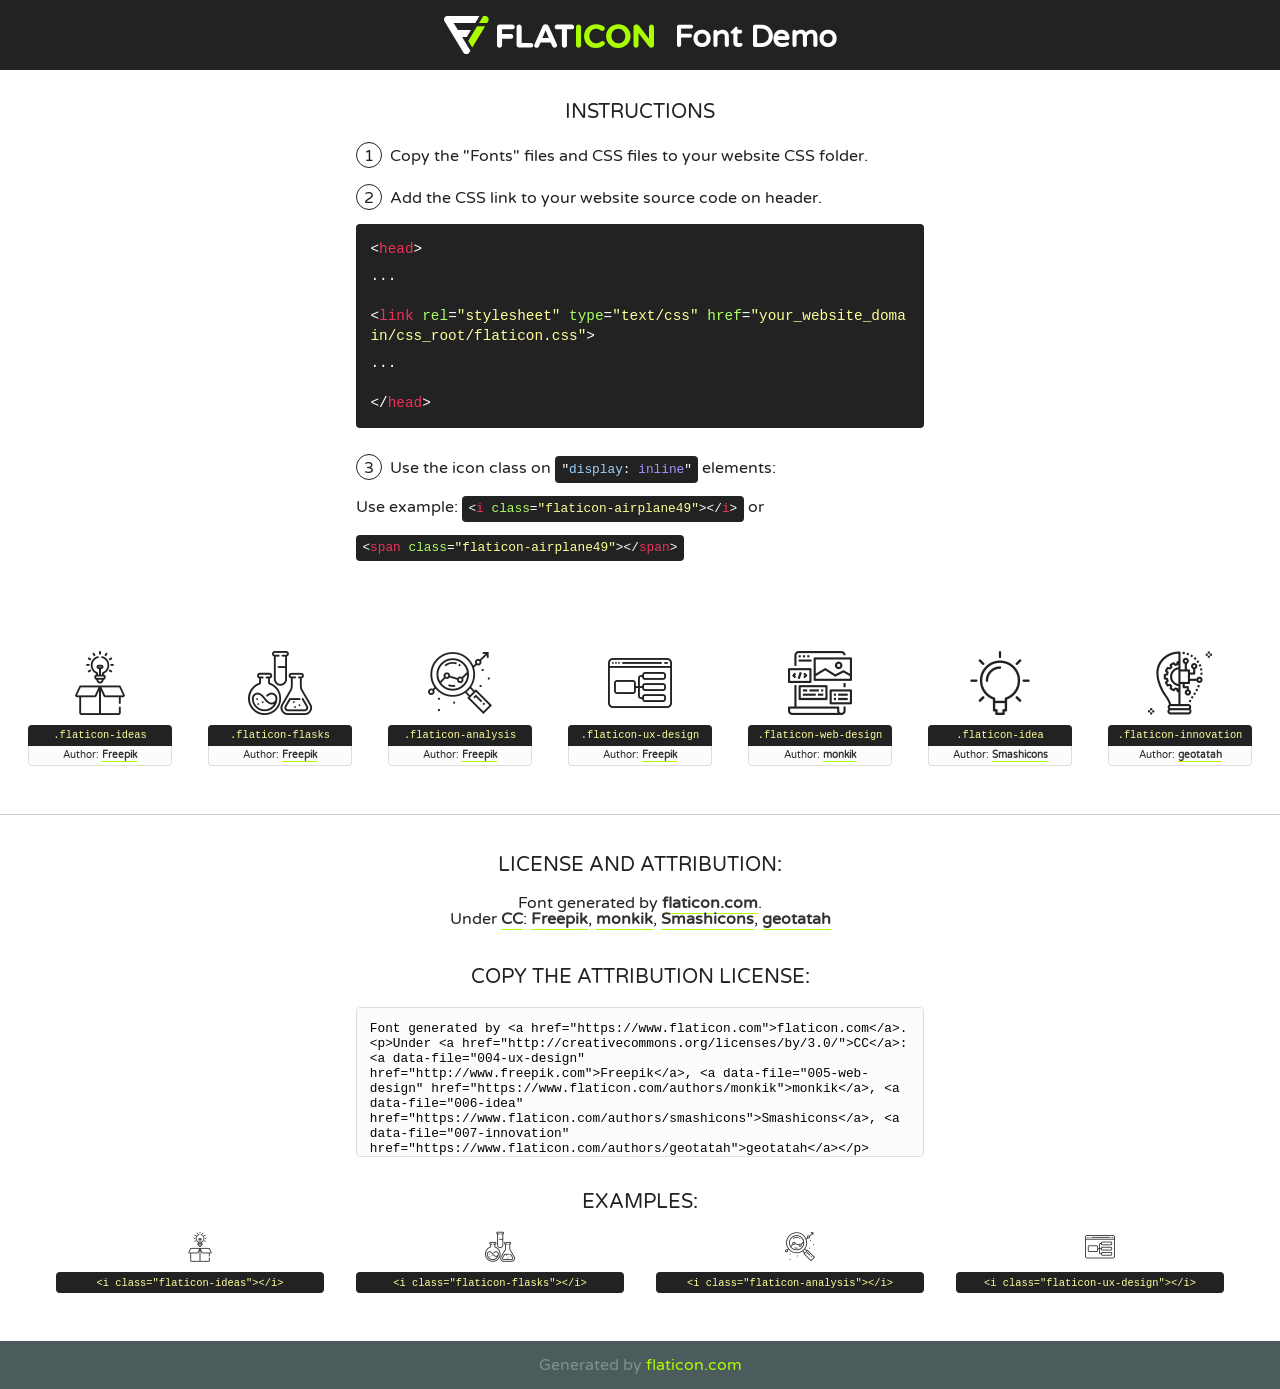
<file: clark-1.0.0/fonts/flaticon/font/flaticon.html>
<!DOCTYPE html>
<!--
  Flaticon icon font: Flaticon
  Creation date: 20/03/2019 02:18
-->
<html>
<!DOCTYPE html>
<html>

<head>
    <title>Flaticon WebFont</title>
    <link href="http://fonts.googleapis.com/css?family=Varela+Round" rel="stylesheet" type="text/css" />
    <link rel="stylesheet" type="text/css" href="flaticon.css">
    <meta charset="UTF-8">
    <style>
    html, body, div, span, applet, object, iframe,
    h1, h2, h3, h4, h5, h6, p, blockquote, pre,
    a, abbr, acronym, address, big, cite, code,
    del, dfn, em, img, ins, kbd, q, s, samp,
    small, strike, strong, sub, sup, tt, var,
    b, u, i, center,
    dl, dt, dd, ol, ul, li,
    fieldset, form, label, legend,
    table, caption, tbody, tfoot, thead, tr, th, td,
    article, aside, canvas, details, embed, 
    figure, figcaption, footer, header, hgroup, 
    menu, nav, output, ruby, section, summary,
    time, mark, audio, video {
        margin: 0;
        padding: 0;
        border: 0;
        font-size: 100%;
        font: inherit;
        vertical-align: baseline;
    }
    /* HTML5 display-role reset for older browsers */
    article, aside, details, figcaption, figure, 
    footer, header, hgroup, menu, nav, section {
        display: block;
    }
    body {
        line-height: 1;
    }
    ol, ul {
        list-style: none;
    }
    blockquote, q {
        quotes: none;
    }
    blockquote:before, blockquote:after,
    q:before, q:after {
        content: '';
        content: none;
    }
    table {
        border-collapse: collapse;
        border-spacing: 0;
    }
    body {
        font-family: 'Varela Round', Helvetica, Arial, sans-serif;
        font-size: 16px;
        color: #222;
    }
    a {
        color: #333;
        border-bottom: 1px solid #a9fd00;
        font-weight: bold;
        text-decoration: none;
    }
    * {
        -moz-box-sizing: border-box;
        -webkit-box-sizing: border-box;
        box-sizing: border-box;
        margin: 0;
        padding: 0;
    }
    [class^="flaticon-"]:before, [class*=" flaticon-"]:before, [class^="flaticon-"]:after, [class*=" flaticon-"]:after {
        font-family: Flaticon;
        font-size: 30px;
        font-style: normal;
        margin-left: 20px;
        color: #333;
    }
    .wrapper {
        max-width: 600px;
        margin: auto;
        padding: 0 1em;
    }
    .title {
        font-size: 1.25em;
        text-align: center;
        margin-bottom: 1em;
        text-transform: uppercase;
    }
    header {
        text-align: center;
        background-color: #222;
        color: #fff;
        padding: 1em;
    }
    header .logo {
        width: 210px;
        height: 38px;
        display: inline-block;
        vertical-align: middle;
        margin-right: 1em;
        border: none;
    }
    header strong {
        font-size: 1.95em;
        font-weight: bold;
        vertical-align: middle;
        margin-top: 5px;
        display: inline-block;
    }
    .demo {
        margin: 2em auto;
        line-height: 1.25em;
    }
    .demo ul li {
        margin-bottom: 1em;
    }
    .demo ul li .num {
        color: #222;
        border-radius: 20px;
        display: inline-block;
        width: 26px;
        padding: 3px;
        height: 26px;
        text-align: center;
        margin-right: 0.5em;
        border: 1px solid #222;
    }
    .demo ul li code {
        background-color: #222;
        border-radius: 4px;
        padding: 0.25em 0.5em;
        display: inline-block;
        color: #fff;
        font-family: Consolas,Monaco,Lucida Console,Liberation Mono,DejaVu Sans Mono,Bitstream Vera Sans Mono,Courier New, monospace;
        font-weight: lighter;
        margin-top: 1em;
        font-size: 0.8em;
        word-break: break-all;
    }
    .demo ul li code.big {
        padding: 1em;
        font-size: 0.9em;
    }
    .demo ul li code .red {
        color: #EF3159;
    }
    .demo ul li code .green {
        color: #ACFF65;
    }
    .demo ul li code .yellow {
        color: #FFFF99;
    }
    .demo ul li code .blue {
        color: #99D3FF;
    }
    .demo ul li code .purple {
        color: #A295FF;
    }
    .demo ul li code .dots {
        margin-top: 0.5em;
        display: block;
    }
    #glyphs {
        border-bottom: 1px solid #ccc;
        padding: 2em 0;
        text-align: center;
    }
    .glyph {
        display: inline-block;
        width: 9em;
        margin: 1em;
        text-align: center;
        vertical-align: top;
        background: #FFF;
    }
    .glyph .glyph-icon {
        padding: 10px;
        display: block;
        font-family:"Flaticon";
        font-size: 64px;
        line-height: 1;
    }
    .glyph .glyph-icon:before {
        font-size: 64px;
        color: #222;
        margin-left: 0;
    }
    .class-name {
        font-size: 0.65em;
        background-color: #222;
        color: #fff;
        border-radius: 4px 4px 0 0;
        padding: 0.5em;
        color: #FFFF99;
        font-family: Consolas,Monaco,Lucida Console,Liberation Mono,DejaVu Sans Mono,Bitstream Vera Sans Mono,Courier New, monospace;
    }
    .author-name {
        font-size: 0.6em;
        background-color: #fcfcfd;
        border: 1px solid #DEDEE4;
        border-top: 0;
        border-radius: 0 0 4px 4px;
        padding: 0.5em;
    }
    .class-name:last-child {
        font-size: 10px;
        color:#888;
    }
    .class-name:last-child a {
        font-size: 10px;
        color:#555;
    }
    .class-name:last-child a:hover {
        color:#a9fd00;
    }
    .glyph > input {
        display: block;
        width: 100px;
        margin: 5px auto;
        text-align: center;
        font-size: 12px;
        cursor: text;
    }
    .glyph > input.icon-input {
        font-family:"Flaticon";
        font-size: 16px;
        margin-bottom: 10px;
    }
    .attribution .title {
        margin-top: 2em;
    }
    .attribution textarea {
        background-color: #fcfcfd;
        padding: 1em;
        border: none;
        box-shadow: none;
        border: 1px solid #DEDEE4;
        border-radius: 4px;
        resize: none;
        width: 100%;
        height: 150px;
        font-size: 0.8em;
        font-family: Consolas,Monaco,Lucida Console,Liberation Mono,DejaVu Sans Mono,Bitstream Vera Sans Mono,Courier New, monospace;
        -webkit-appearance: none;
    }
    .iconsuse {
        margin: 2em auto;
        text-align: center;
        max-width: 1200px;
    }
    .iconsuse:after {
        content: '';
        display: table;
        clear: both;
    }
    .iconsuse .image {
        float: left;
        width: 25%;
        padding: 0 1em;
    }
    .iconsuse .image p {
        margin-bottom: 1em;
    }
    .iconsuse .image span {
        display: block;
        font-size: 0.65em;
        background-color: #222;
        color: #fff;
        border-radius: 4px;
        padding: 0.5em;
        color: #FFFF99;
        margin-top: 1em;
        font-family: Consolas,Monaco,Lucida Console,Liberation Mono,DejaVu Sans Mono,Bitstream Vera Sans Mono,Courier New, monospace;
    }
    #footer {
        text-align: center;
        background-color: #4C5B5C;
        color: #7c9192;
        padding: 1em;
    }
    #footer a {
        border: none;
        color: #a9fd00;
        font-weight: normal;
    }
    @media (max-width: 960px) {
        .iconsuse .image {
            width: 50%;
        }
    }
    @media (max-width: 560px) {
        .iconsuse .image {
            width: 100%;
        }
    }
    </style>
</head>

<body class="characters-off">

    <header>
        <a href="https://www.flaticon.com" target="_blank" class="logo">
            <svg version="1.1" xmlns="http://www.w3.org/2000/svg" xmlns:xlink="http://www.w3.org/1999/xlink" xmlns:a="http://ns.adobe.com/AdobeSVGViewerExtensions/3.0/" viewBox="0 0 560.875 102.036" enable-background="new 0 0 560.875 102.036" xml:space="preserve">
                <defs>
                </defs>
                <g>
                    <g class="letters">
                        <path fill="#ffffff" d="M141.596,29.675c0-3.777,2.985-6.767,6.764-6.767h34.438c3.426,0,6.15,2.728,6.15,6.15
                        c0,3.43-2.724,6.149-6.15,6.149h-27.674v13.091h23.719c3.429,0,6.151,2.724,6.151,6.15c0,3.43-2.723,6.149-6.151,6.149h-23.719
                        v17.574c0,3.773-2.986,6.761-6.764,6.761c-3.779,0-6.764-2.989-6.764-6.761V29.675z"></path>
                        <path fill="#ffffff" d="M193.844,29.149c0-3.781,2.985-6.767,6.764-6.767c3.776,0,6.763,2.985,6.763,6.767v42.957h25.039
                        c3.426,0,6.149,2.726,6.149,6.153c0,3.425-2.723,6.15-6.149,6.15h-31.802c-3.779,0-6.764-2.986-6.764-6.768V29.149z"></path>
                        <path fill="#ffffff" d="M241.891,75.71l21.438-48.407c1.492-3.341,4.215-5.357,7.906-5.357h0.792
                        c3.686,0,6.323,2.017,7.815,5.357l21.439,48.407c0.436,0.967,0.701,1.845,0.701,2.723c0,3.602-2.809,6.501-6.414,6.501
                        c-3.161,0-5.269-1.845-6.499-4.655l-4.132-9.661h-27.059l-4.301,10.102c-1.144,2.631-3.426,4.214-6.237,4.214
                        c-3.517,0-6.24-2.81-6.24-6.325C241.1,77.64,241.451,76.677,241.891,75.71z M279.932,58.666l-8.521-20.297l-8.526,20.297H279.932
                        z"></path>
                        <path fill="#ffffff" d="M314.864,35.387H301.86c-3.429,0-6.239-2.813-6.239-6.238c0-3.429,2.811-6.24,6.239-6.24h39.533
                        c3.426,0,6.237,2.811,6.237,6.24c0,3.425-2.811,6.238-6.237,6.238h-13.001v42.785c0,3.773-2.99,6.761-6.764,6.761
                        c-3.779,0-6.764-2.989-6.764-6.761V35.387z"></path>
                        <path fill="#A9FD00" d="M352.615,29.149c0-3.781,2.985-6.767,6.767-6.767c3.774,0,6.761,2.985,6.761,6.767v49.024
                        c0,3.773-2.987,6.761-6.761,6.761c-3.781,0-6.767-2.989-6.767-6.761V29.149z"></path>
                        <path fill="#A9FD00" d="M374.132,53.836v-0.179c0-17.481,13.178-31.801,32.065-31.801c9.22,0,15.459,2.458,20.557,6.238
                        c1.402,1.054,2.637,2.985,2.637,5.357c0,3.692-2.985,6.59-6.681,6.59c-1.845,0-3.071-0.702-4.044-1.319
                        c-3.776-2.813-7.729-4.393-12.562-4.393c-10.364,0-17.831,8.611-17.831,19.154v0.173c0,10.542,7.291,19.329,17.831,19.329
                        c5.715,0,9.492-1.756,13.359-4.834c1.049-0.874,2.458-1.491,4.039-1.491c3.429,0,6.325,2.813,6.325,6.236
                        c0,2.106-1.056,3.78-2.282,4.834c-5.539,4.834-12.036,7.733-21.878,7.733C387.572,85.464,374.132,71.493,374.132,53.836z"></path>
                        <path fill="#A9FD00" d="M433.009,53.836v-0.179c0-17.481,13.79-31.801,32.766-31.801c18.981,0,32.592,14.143,32.592,31.628v0.173
                        c0,17.483-13.785,31.807-32.769,31.807C446.625,85.464,433.009,71.32,433.009,53.836z M484.224,53.836v-0.179
                        c0-10.539-7.725-19.326-18.626-19.326c-10.893,0-18.449,8.611-18.449,19.154v0.173c0,10.542,7.73,19.329,18.626,19.329
                        C476.676,72.986,484.224,64.378,484.224,53.836z"></path>
                        <path fill="#A9FD00" d="M506.233,29.321c0-3.774,2.99-6.763,6.767-6.763h1.401c3.252,0,5.183,1.583,7.029,3.953l26.093,34.265
                        V29.059c0-3.692,2.99-6.677,6.681-6.677c3.683,0,6.671,2.985,6.671,6.677v48.934c0,3.78-2.987,6.765-6.764,6.765h-0.436
                        c-3.257,0-5.188-1.581-7.034-3.953l-27.056-35.492v32.944c0,3.687-2.985,6.676-6.678,6.676c-3.683,0-6.673-2.989-6.673-6.676
                        V29.321z"></path>
                    </g>
                    <g class="insignia">
                        <path fill="#ffffff" d="M48.372,56.137h12.517l11.156-18.537H37.186L25.688,18.539h57.825L94.668,0H9.271
                        C5.925,0,2.842,1.801,1.198,4.716c-1.644,2.907-1.593,6.482,0.134,9.343l50.38,83.501c1.678,2.781,4.689,4.476,7.938,4.476
                        c3.246,0,6.257-1.695,7.935-4.476l2.898-4.804L48.372,56.137z"></path>
                        <g class="i">
                            <path fill="#A9FD00" d="M93.575,18.539h0.031v0.004l21.652,0.004l2.705-4.488c1.727-2.861,1.778-6.436,0.133-9.343
                            C116.454,1.801,113.371,0,110.026,0h-5.294L93.575,18.539z"></path>
                            <polygon fill="#A9FD00" points="88.291,27.356 64.725,66.486 75.519,84.404 109.942,27.356"></polygon>
                        </g>
                    </g>
                </g>
            </svg>
        </a>
        <strong>Font Demo</strong>
    </header>


    <section class="demo wrapper">

        <p class="title">Instructions</p>

        <ul>
            <li>
                <span class="num">1</span>Copy the "Fonts" files and CSS files to your website CSS folder.
            </li>
            <li>
                <span class="num">2</span>Add the CSS link to your website source code on header.
                <code class="big">
                    &lt;<span class="red">head</span>&gt;
                    <br/><span class="dots">...</span>
                    <br/>&lt;<span class="red">link</span> <span class="green">rel</span>=<span class="yellow">"stylesheet"</span> <span class="green">type</span>=<span class="yellow">"text/css"</span> <span class="green">href</span>=<span class="yellow">"your_website_domain/css_root/flaticon.css"</span>&gt;
                    <br/><span class="dots">...</span>
                    <br/>&lt;/<span class="red">head</span>&gt;
                </code>
            </li>

            <li>
                <p>
                    <span class="num">3</span>Use the icon class on <code>"<span class="blue">display</span>:<span class="purple"> inline</span>"</code> elements:
                    <br />
                    Use example: <code>&lt;<span class="red">i</span> <span class="green">class</span>=<span class="yellow">&quot;flaticon-airplane49&quot;</span>&gt;&lt;/<span class="red">i</span>&gt;</code> or <code>&lt;<span class="red">span</span> <span class="green">class</span>=<span class="yellow">&quot;flaticon-airplane49&quot;</span>&gt;&lt;/<span class="red">span</span>&gt;</code>
            </li>
        </ul>

    </section>




   <section id="glyphs">          
    
      
        <div class="glyph"><div class="glyph-icon flaticon-ideas"></div>
            <div class="class-name">.flaticon-ideas</div>
            <div class="author-name">Author: <a data-file="001-ideas" href="http://www.freepik.com">Freepik</a> </div> 
        </div>        
        
        <div class="glyph"><div class="glyph-icon flaticon-flasks"></div>
            <div class="class-name">.flaticon-flasks</div>
            <div class="author-name">Author: <a data-file="002-flasks" href="http://www.freepik.com">Freepik</a> </div> 
        </div>        
        
        <div class="glyph"><div class="glyph-icon flaticon-analysis"></div>
            <div class="class-name">.flaticon-analysis</div>
            <div class="author-name">Author: <a data-file="003-analysis" href="http://www.freepik.com">Freepik</a> </div> 
        </div>        
        
        <div class="glyph"><div class="glyph-icon flaticon-ux-design"></div>
            <div class="class-name">.flaticon-ux-design</div>
            <div class="author-name">Author: <a data-file="004-ux-design" href="http://www.freepik.com">Freepik</a> </div> 
        </div>        
        
        <div class="glyph"><div class="glyph-icon flaticon-web-design"></div>
            <div class="class-name">.flaticon-web-design</div>
            <div class="author-name">Author: <a data-file="005-web-design" href="https://www.flaticon.com/authors/monkik">monkik</a> </div> 
        </div>        
        
        <div class="glyph"><div class="glyph-icon flaticon-idea"></div>
            <div class="class-name">.flaticon-idea</div>
            <div class="author-name">Author: <a data-file="006-idea" href="https://www.flaticon.com/authors/smashicons">Smashicons</a> </div> 
        </div>        
        
        <div class="glyph"><div class="glyph-icon flaticon-innovation"></div>
            <div class="class-name">.flaticon-innovation</div>
            <div class="author-name">Author: <a data-file="007-innovation" href="https://www.flaticon.com/authors/geotatah">geotatah</a> </div> 
        </div>        
        

    </section>



    <section class="attribution wrapper"   style="text-align:center;">

      <div class="title">License and attribution:</div><div class="attrDiv">Font generated by <a href="https://www.flaticon.com">flaticon.com</a>. <div><p>Under <a href="http://creativecommons.org/licenses/by/3.0/">CC</a>: <a data-file="004-ux-design" href="http://www.freepik.com">Freepik</a>, <a data-file="005-web-design" href="https://www.flaticon.com/authors/monkik">monkik</a>, <a data-file="006-idea" href="https://www.flaticon.com/authors/smashicons">Smashicons</a>, <a data-file="007-innovation" href="https://www.flaticon.com/authors/geotatah">geotatah</a></p>  </div>
      </div>
      <div class="title">Copy the Attribution License:</div>

    <textarea onclick="this.focus();this.select();">Font generated by &lt;a href=&quot;https://www.flaticon.com&quot;&gt;flaticon.com&lt;/a&gt;. <p>Under <a href="http://creativecommons.org/licenses/by/3.0/">CC</a>: <a data-file="004-ux-design" href="http://www.freepik.com">Freepik</a>, <a data-file="005-web-design" href="https://www.flaticon.com/authors/monkik">monkik</a>, <a data-file="006-idea" href="https://www.flaticon.com/authors/smashicons">Smashicons</a>, <a data-file="007-innovation" href="https://www.flaticon.com/authors/geotatah">geotatah</a></p>  
     </textarea>

    </section>

    <section class="iconsuse">

          <div class="title">Examples:</div>            
             
            <div class="image">
                <p>
                    <i class="glyph-icon flaticon-ideas"></i> 
                    <span>&lt;i class=&quot;flaticon-ideas&quot;&gt;&lt;/i&gt;</span>
                </p>
            </div>
            
            <div class="image">
                <p>
                    <i class="glyph-icon flaticon-flasks"></i> 
                    <span>&lt;i class=&quot;flaticon-flasks&quot;&gt;&lt;/i&gt;</span>
                </p>
            </div>
            
            <div class="image">
                <p>
                    <i class="glyph-icon flaticon-analysis"></i> 
                    <span>&lt;i class=&quot;flaticon-analysis&quot;&gt;&lt;/i&gt;</span>
                </p>
            </div>
            
            <div class="image">
                <p>
                    <i class="glyph-icon flaticon-ux-design"></i> 
                    <span>&lt;i class=&quot;flaticon-ux-design&quot;&gt;&lt;/i&gt;</span>
                </p>
            </div>
                       
        </div>
                            
    </section>

<div id="footer">
    <div>Generated by <a href="https://www.flaticon.com">flaticon.com</a>
    </div>
</div>



</body>
</html>
</file>
<file: clark-1.0.0/css/flaticon.css>
/*
  	Flaticon icon font: Flaticon
  	Creation date: 04/01/2019 13:45
  	*/


@font-face {
  font-family: "Flaticon";
  src: url("../fonts/flaticon/font/Flaticon.eot");
  src: url("../fonts/flaticon/font/Flaticon.eot?#iefix") format("embedded-opentype"),
       url("../fonts/flaticon/font/Flaticon.woff") format("woff"),
       url("../fonts/flaticon/font/Flaticon.ttf") format("truetype"),
       url("../fonts/flaticon/font/Flaticon.svg#Flaticon") format("svg");
  font-weight: normal;
  font-style: normal;
}

@media screen and (-webkit-min-device-pixel-ratio:0) {
  @font-face {
    font-family: "Flaticon";
    src: url("../fonts/flaticon/font/Flaticon.svg#Flaticon") format("svg");
  }
}

[class^="flaticon-"]:before, [class*=" flaticon-"]:before,
[class^="flaticon-"]:after, [class*=" flaticon-"]:after {   
  font-family: Flaticon;
  font-style: normal;
  font-weight: normal;
  font-variant: normal;
  text-transform: none;
  line-height: 1;

  /* Better Font Rendering =========== */
  -webkit-font-smoothing: antialiased;
  -moz-osx-font-smoothing: grayscale;
}

.flaticon-ideas:before { content: "\f100"; }
.flaticon-flasks:before { content: "\f101"; }
.flaticon-analysis:before { content: "\f102"; }
.flaticon-ux-design:before { content: "\f103"; }
.flaticon-web-design:before { content: "\f104"; }
.flaticon-idea:before { content: "\f105"; }
.flaticon-innovation:before { content: "\f106"; }
</file>
<file: clark-1.0.0/css/icomoon.css>
@font-face {
  font-family: 'icomoon';
  src:  url('../fonts/icomoon/icomoon.eot?6tt51o');
  src:  url('../fonts/icomoon/icomoon.eot?6tt51o#iefix') format('embedded-opentype'),
    url('../fonts/icomoon/icomoon.ttf?6tt51o') format('truetype'),
    url('../fonts/icomoon/icomoon.woff?6tt51o') format('woff'),
    url('../fonts/icomoon/icomoon.svg?6tt51o#icomoon') format('svg');
  font-weight: normal;
  font-style: normal;
}

[class^="icon-"], [class*=" icon-"] {
  /* use !important to prevent issues with browser extensions that change fonts */
  font-family: 'icomoon' !important;
  speak: none;
  font-style: normal;
  font-weight: normal;
  font-variant: normal;
  text-transform: none;
  line-height: 1;

  /* Better Font Rendering =========== */
  -webkit-font-smoothing: antialiased;
  -moz-osx-font-smoothing: grayscale;
}

.icon-asterisk:before {
  content: "\f069";
}
.icon-plus:before {
  content: "\f067";
}
.icon-question:before {
  content: "\f128";
}
.icon-minus:before {
  content: "\f068";
}
.icon-glass:before {
  content: "\f000";
}
.icon-music:before {
  content: "\f001";
}
.icon-search:before {
  content: "\f002";
}
.icon-envelope-o:before {
  content: "\f003";
}
.icon-heart:before {
  content: "\f004";
}
.icon-star:before {
  content: "\f005";
}
.icon-star-o:before {
  content: "\f006";
}
.icon-user:before {
  content: "\f007";
}
.icon-film:before {
  content: "\f008";
}
.icon-th-large:before {
  content: "\f009";
}
.icon-th:before {
  content: "\f00a";
}
.icon-th-list:before {
  content: "\f00b";
}
.icon-check:before {
  content: "\f00c";
}
.icon-close:before {
  content: "\f00d";
}
.icon-remove:before {
  content: "\f00d";
}
.icon-times:before {
  content: "\f00d";
}
.icon-search-plus:before {
  content: "\f00e";
}
.icon-search-minus:before {
  content: "\f010";
}
.icon-power-off:before {
  content: "\f011";
}
.icon-signal:before {
  content: "\f012";
}
.icon-cog:before {
  content: "\f013";
}
.icon-gear:before {
  content: "\f013";
}
.icon-trash-o:before {
  content: "\f014";
}
.icon-home:before {
  content: "\f015";
}
.icon-file-o:before {
  content: "\f016";
}
.icon-clock-o:before {
  content: "\f017";
}
.icon-road:before {
  content: "\f018";
}
.icon-download:before {
  content: "\f019";
}
.icon-arrow-circle-o-down:before {
  content: "\f01a";
}
.icon-arrow-circle-o-up:before {
  content: "\f01b";
}
.icon-inbox:before {
  content: "\f01c";
}
.icon-play-circle-o:before {
  content: "\f01d";
}
.icon-repeat:before {
  content: "\f01e";
}
.icon-rotate-right:before {
  content: "\f01e";
}
.icon-refresh:before {
  content: "\f021";
}
.icon-list-alt:before {
  content: "\f022";
}
.icon-lock:before {
  content: "\f023";
}
.icon-flag:before {
  content: "\f024";
}
.icon-headphones:before {
  content: "\f025";
}
.icon-volume-off:before {
  content: "\f026";
}
.icon-volume-down:before {
  content: "\f027";
}
.icon-volume-up:before {
  content: "\f028";
}
.icon-qrcode:before {
  content: "\f029";
}
.icon-barcode:before {
  content: "\f02a";
}
.icon-tag:before {
  content: "\f02b";
}
.icon-tags:before {
  content: "\f02c";
}
.icon-book:before {
  content: "\f02d";
}
.icon-bookmark:before {
  content: "\f02e";
}
.icon-print:before {
  content: "\f02f";
}
.icon-camera:before {
  content: "\f030";
}
.icon-font:before {
  content: "\f031";
}
.icon-bold:before {
  content: "\f032";
}
.icon-italic:before {
  content: "\f033";
}
.icon-text-height:before {
  content: "\f034";
}
.icon-text-width:before {
  content: "\f035";
}
.icon-align-left:before {
  content: "\f036";
}
.icon-align-center:before {
  content: "\f037";
}
.icon-align-right:before {
  content: "\f038";
}
.icon-align-justify:before {
  content: "\f039";
}
.icon-list:before {
  content: "\f03a";
}
.icon-dedent:before {
  content: "\f03b";
}
.icon-outdent:before {
  content: "\f03b";
}
.icon-indent:before {
  content: "\f03c";
}
.icon-video-camera:before {
  content: "\f03d";
}
.icon-image:before {
  content: "\f03e";
}
.icon-photo:before {
  content: "\f03e";
}
.icon-picture-o:before {
  content: "\f03e";
}
.icon-pencil:before {
  content: "\f040";
}
.icon-map-marker:before {
  content: "\f041";
}
.icon-adjust:before {
  content: "\f042";
}
.icon-tint:before {
  content: "\f043";
}
.icon-edit:before {
  content: "\f044";
}
.icon-pencil-square-o:before {
  content: "\f044";
}
.icon-share-square-o:before {
  content: "\f045";
}
.icon-check-square-o:before {
  content: "\f046";
}
.icon-arrows:before {
  content: "\f047";
}
.icon-step-backward:before {
  content: "\f048";
}
.icon-fast-backward:before {
  content: "\f049";
}
.icon-backward:before {
  content: "\f04a";
}
.icon-play:before {
  content: "\f04b";
}
.icon-pause:before {
  content: "\f04c";
}
.icon-stop:before {
  content: "\f04d";
}
.icon-forward:before {
  content: "\f04e";
}
.icon-fast-forward:before {
  content: "\f050";
}
.icon-step-forward:before {
  content: "\f051";
}
.icon-eject:before {
  content: "\f052";
}
.icon-chevron-left:before {
  content: "\f053";
}
.icon-chevron-right:before {
  content: "\f054";
}
.icon-plus-circle:before {
  content: "\f055";
}
.icon-minus-circle:before {
  content: "\f056";
}
.icon-times-circle:before {
  content: "\f057";
}
.icon-check-circle:before {
  content: "\f058";
}
.icon-question-circle:before {
  content: "\f059";
}
.icon-info-circle:before {
  content: "\f05a";
}
.icon-crosshairs:before {
  content: "\f05b";
}
.icon-times-circle-o:before {
  content: "\f05c";
}
.icon-check-circle-o:before {
  content: "\f05d";
}
.icon-ban:before {
  content: "\f05e";
}
.icon-arrow-left:before {
  content: "\f060";
}
.icon-arrow-right:before {
  content: "\f061";
}
.icon-arrow-up:before {
  content: "\f062";
}
.icon-arrow-down:before {
  content: "\f063";
}
.icon-mail-forward:before {
  content: "\f064";
}
.icon-share:before {
  content: "\f064";
}
.icon-expand:before {
  content: "\f065";
}
.icon-compress:before {
  content: "\f066";
}
.icon-exclamation-circle:before {
  content: "\f06a";
}
.icon-gift:before {
  content: "\f06b";
}
.icon-leaf:before {
  content: "\f06c";
}
.icon-fire:before {
  content: "\f06d";
}
.icon-eye:before {
  content: "\f06e";
}
.icon-eye-slash:before {
  content: "\f070";
}
.icon-exclamation-triangle:before {
  content: "\f071";
}
.icon-warning:before {
  content: "\f071";
}
.icon-plane:before {
  content: "\f072";
}
.icon-calendar:before {
  content: "\f073";
}
.icon-random:before {
  content: "\f074";
}
.icon-comment:before {
  content: "\f075";
}
.icon-magnet:before {
  content: "\f076";
}
.icon-chevron-up:before {
  content: "\f077";
}
.icon-chevron-down:before {
  content: "\f078";
}
.icon-retweet:before {
  content: "\f079";
}
.icon-shopping-cart:before {
  content: "\f07a";
}
.icon-folder:before {
  content: "\f07b";
}
.icon-folder-open:before {
  content: "\f07c";
}
.icon-arrows-v:before {
  content: "\f07d";
}
.icon-arrows-h:before {
  content: "\f07e";
}
.icon-bar-chart:before {
  content: "\f080";
}
.icon-bar-chart-o:before {
  content: "\f080";
}
.icon-twitter-square:before {
  content: "\f081";
}
.icon-facebook-square:before {
  content: "\f082";
}
.icon-camera-retro:before {
  content: "\f083";
}
.icon-key:before {
  content: "\f084";
}
.icon-cogs:before {
  content: "\f085";
}
.icon-gears:before {
  content: "\f085";
}
.icon-comments:before {
  content: "\f086";
}
.icon-thumbs-o-up:before {
  content: "\f087";
}
.icon-thumbs-o-down:before {
  content: "\f088";
}
.icon-star-half:before {
  content: "\f089";
}
.icon-heart-o:before {
  content: "\f08a";
}
.icon-sign-out:before {
  content: "\f08b";
}
.icon-linkedin-square:before {
  content: "\f08c";
}
.icon-thumb-tack:before {
  content: "\f08d";
}
.icon-external-link:before {
  content: "\f08e";
}
.icon-sign-in:before {
  content: "\f090";
}
.icon-trophy:before {
  content: "\f091";
}
.icon-github-square:before {
  content: "\f092";
}
.icon-upload:before {
  content: "\f093";
}
.icon-lemon-o:before {
  content: "\f094";
}
.icon-phone:before {
  content: "\f095";
}
.icon-square-o:before {
  content: "\f096";
}
.icon-bookmark-o:before {
  content: "\f097";
}
.icon-phone-square:before {
  content: "\f098";
}
.icon-twitter:before {
  content: "\f099";
}
.icon-facebook:before {
  content: "\f09a";
}
.icon-facebook-f:before {
  content: "\f09a";
}
.icon-github:before {
  content: "\f09b";
}
.icon-unlock:before {
  content: "\f09c";
}
.icon-credit-card:before {
  content: "\f09d";
}
.icon-feed:before {
  content: "\f09e";
}
.icon-rss:before {
  content: "\f09e";
}
.icon-hdd-o:before {
  content: "\f0a0";
}
.icon-bullhorn:before {
  content: "\f0a1";
}
.icon-bell-o:before {
  content: "\f0a2";
}
.icon-certificate:before {
  content: "\f0a3";
}
.icon-hand-o-right:before {
  content: "\f0a4";
}
.icon-hand-o-left:before {
  content: "\f0a5";
}
.icon-hand-o-up:before {
  content: "\f0a6";
}
.icon-hand-o-down:before {
  content: "\f0a7";
}
.icon-arrow-circle-left:before {
  content: "\f0a8";
}
.icon-arrow-circle-right:before {
  content: "\f0a9";
}
.icon-arrow-circle-up:before {
  content: "\f0aa";
}
.icon-arrow-circle-down:before {
  content: "\f0ab";
}
.icon-globe:before {
  content: "\f0ac";
}
.icon-wrench:before {
  content: "\f0ad";
}
.icon-tasks:before {
  content: "\f0ae";
}
.icon-filter:before {
  content: "\f0b0";
}
.icon-briefcase:before {
  content: "\f0b1";
}
.icon-arrows-alt:before {
  content: "\f0b2";
}
.icon-group:before {
  content: "\f0c0";
}
.icon-users:before {
  content: "\f0c0";
}
.icon-chain:before {
  content: "\f0c1";
}
.icon-link:before {
  content: "\f0c1";
}
.icon-cloud:before {
  content: "\f0c2";
}
.icon-flask:before {
  content: "\f0c3";
}
.icon-cut:before {
  content: "\f0c4";
}
.icon-scissors:before {
  content: "\f0c4";
}
.icon-copy:before {
  content: "\f0c5";
}
.icon-files-o:before {
  content: "\f0c5";
}
.icon-paperclip:before {
  content: "\f0c6";
}
.icon-floppy-o:before {
  content: "\f0c7";
}
.icon-save:before {
  content: "\f0c7";
}
.icon-square:before {
  content: "\f0c8";
}
.icon-bars:before {
  content: "\f0c9";
}
.icon-navicon:before {
  content: "\f0c9";
}
.icon-reorder:before {
  content: "\f0c9";
}
.icon-list-ul:before {
  content: "\f0ca";
}
.icon-list-ol:before {
  content: "\f0cb";
}
.icon-strikethrough:before {
  content: "\f0cc";
}
.icon-underline:before {
  content: "\f0cd";
}
.icon-table:before {
  content: "\f0ce";
}
.icon-magic:before {
  content: "\f0d0";
}
.icon-truck:before {
  content: "\f0d1";
}
.icon-pinterest:before {
  content: "\f0d2";
}
.icon-pinterest-square:before {
  content: "\f0d3";
}
.icon-google-plus-square:before {
  content: "\f0d4";
}
.icon-google-plus:before {
  content: "\f0d5";
}
.icon-money:before {
  content: "\f0d6";
}
.icon-caret-down:before {
  content: "\f0d7";
}
.icon-caret-up:before {
  content: "\f0d8";
}
.icon-caret-left:before {
  content: "\f0d9";
}
.icon-caret-right:before {
  content: "\f0da";
}
.icon-columns:before {
  content: "\f0db";
}
.icon-sort:before {
  content: "\f0dc";
}
.icon-unsorted:before {
  content: "\f0dc";
}
.icon-sort-desc:before {
  content: "\f0dd";
}
.icon-sort-down:before {
  content: "\f0dd";
}
.icon-sort-asc:before {
  content: "\f0de";
}
.icon-sort-up:before {
  content: "\f0de";
}
.icon-envelope:before {
  content: "\f0e0";
}
.icon-linkedin:before {
  content: "\f0e1";
}
.icon-rotate-left:before {
  content: "\f0e2";
}
.icon-undo:before {
  content: "\f0e2";
}
.icon-gavel:before {
  content: "\f0e3";
}
.icon-legal:before {
  content: "\f0e3";
}
.icon-dashboard:before {
  content: "\f0e4";
}
.icon-tachometer:before {
  content: "\f0e4";
}
.icon-comment-o:before {
  content: "\f0e5";
}
.icon-comments-o:before {
  content: "\f0e6";
}
.icon-bolt:before {
  content: "\f0e7";
}
.icon-flash:before {
  content: "\f0e7";
}
.icon-sitemap:before {
  content: "\f0e8";
}
.icon-umbrella:before {
  content: "\f0e9";
}
.icon-clipboard:before {
  content: "\f0ea";
}
.icon-paste:before {
  content: "\f0ea";
}
.icon-lightbulb-o:before {
  content: "\f0eb";
}
.icon-exchange:before {
  content: "\f0ec";
}
.icon-cloud-download:before {
  content: "\f0ed";
}
.icon-cloud-upload:before {
  content: "\f0ee";
}
.icon-user-md:before {
  content: "\f0f0";
}
.icon-stethoscope:before {
  content: "\f0f1";
}
.icon-suitcase:before {
  content: "\f0f2";
}
.icon-bell:before {
  content: "\f0f3";
}
.icon-coffee:before {
  content: "\f0f4";
}
.icon-cutlery:before {
  content: "\f0f5";
}
.icon-file-text-o:before {
  content: "\f0f6";
}
.icon-building-o:before {
  content: "\f0f7";
}
.icon-hospital-o:before {
  content: "\f0f8";
}
.icon-ambulance:before {
  content: "\f0f9";
}
.icon-medkit:before {
  content: "\f0fa";
}
.icon-fighter-jet:before {
  content: "\f0fb";
}
.icon-beer:before {
  content: "\f0fc";
}
.icon-h-square:before {
  content: "\f0fd";
}
.icon-plus-square:before {
  content: "\f0fe";
}
.icon-angle-double-left:before {
  content: "\f100";
}
.icon-angle-double-right:before {
  content: "\f101";
}
.icon-angle-double-up:before {
  content: "\f102";
}
.icon-angle-double-down:before {
  content: "\f103";
}
.icon-angle-left:before {
  content: "\f104";
}
.icon-angle-right:before {
  content: "\f105";
}
.icon-angle-up:before {
  content: "\f106";
}
.icon-angle-down:before {
  content: "\f107";
}
.icon-desktop:before {
  content: "\f108";
}
.icon-laptop:before {
  content: "\f109";
}
.icon-tablet:before {
  content: "\f10a";
}
.icon-mobile:before {
  content: "\f10b";
}
.icon-mobile-phone:before {
  content: "\f10b";
}
.icon-circle-o:before {
  content: "\f10c";
}
.icon-quote-left:before {
  content: "\f10d";
}
.icon-quote-right:before {
  content: "\f10e";
}
.icon-spinner:before {
  content: "\f110";
}
.icon-circle:before {
  content: "\f111";
}
.icon-mail-reply:before {
  content: "\f112";
}
.icon-reply:before {
  content: "\f112";
}
.icon-github-alt:before {
  content: "\f113";
}
.icon-folder-o:before {
  content: "\f114";
}
.icon-folder-open-o:before {
  content: "\f115";
}
.icon-smile-o:before {
  content: "\f118";
}
.icon-frown-o:before {
  content: "\f119";
}
.icon-meh-o:before {
  content: "\f11a";
}
.icon-gamepad:before {
  content: "\f11b";
}
.icon-keyboard-o:before {
  content: "\f11c";
}
.icon-flag-o:before {
  content: "\f11d";
}
.icon-flag-checkered:before {
  content: "\f11e";
}
.icon-terminal:before {
  content: "\f120";
}
.icon-code:before {
  content: "\f121";
}
.icon-mail-reply-all:before {
  content: "\f122";
}
.icon-reply-all:before {
  content: "\f122";
}
.icon-star-half-empty:before {
  content: "\f123";
}
.icon-star-half-full:before {
  content: "\f123";
}
.icon-star-half-o:before {
  content: "\f123";
}
.icon-location-arrow:before {
  content: "\f124";
}
.icon-crop:before {
  content: "\f125";
}
.icon-code-fork:before {
  content: "\f126";
}
.icon-chain-broken:before {
  content: "\f127";
}
.icon-unlink:before {
  content: "\f127";
}
.icon-info:before {
  content: "\f129";
}
.icon-exclamation:before {
  content: "\f12a";
}
.icon-superscript:before {
  content: "\f12b";
}
.icon-subscript:before {
  content: "\f12c";
}
.icon-eraser:before {
  content: "\f12d";
}
.icon-puzzle-piece:before {
  content: "\f12e";
}
.icon-microphone:before {
  content: "\f130";
}
.icon-microphone-slash:before {
  content: "\f131";
}
.icon-shield:before {
  content: "\f132";
}
.icon-calendar-o:before {
  content: "\f133";
}
.icon-fire-extinguisher:before {
  content: "\f134";
}
.icon-rocket:before {
  content: "\f135";
}
.icon-maxcdn:before {
  content: "\f136";
}
.icon-chevron-circle-left:before {
  content: "\f137";
}
.icon-chevron-circle-right:before {
  content: "\f138";
}
.icon-chevron-circle-up:before {
  content: "\f139";
}
.icon-chevron-circle-down:before {
  content: "\f13a";
}
.icon-html5:before {
  content: "\f13b";
}
.icon-css3:before {
  content: "\f13c";
}
.icon-anchor:before {
  content: "\f13d";
}
.icon-unlock-alt:before {
  content: "\f13e";
}
.icon-bullseye:before {
  content: "\f140";
}
.icon-ellipsis-h:before {
  content: "\f141";
}
.icon-ellipsis-v:before {
  content: "\f142";
}
.icon-rss-square:before {
  content: "\f143";
}
.icon-play-circle:before {
  content: "\f144";
}
.icon-ticket:before {
  content: "\f145";
}
.icon-minus-square:before {
  content: "\f146";
}
.icon-minus-square-o:before {
  content: "\f147";
}
.icon-level-up:before {
  content: "\f148";
}
.icon-level-down:before {
  content: "\f149";
}
.icon-check-square:before {
  content: "\f14a";
}
.icon-pencil-square:before {
  content: "\f14b";
}
.icon-external-link-square:before {
  content: "\f14c";
}
.icon-share-square:before {
  content: "\f14d";
}
.icon-compass:before {
  content: "\f14e";
}
.icon-caret-square-o-down:before {
  content: "\f150";
}
.icon-toggle-down:before {
  content: "\f150";
}
.icon-caret-square-o-up:before {
  content: "\f151";
}
.icon-toggle-up:before {
  content: "\f151";
}
.icon-caret-square-o-right:before {
  content: "\f152";
}
.icon-toggle-right:before {
  content: "\f152";
}
.icon-eur:before {
  content: "\f153";
}
.icon-euro:before {
  content: "\f153";
}
.icon-gbp:before {
  content: "\f154";
}
.icon-dollar:before {
  content: "\f155";
}
.icon-usd:before {
  content: "\f155";
}
.icon-inr:before {
  content: "\f156";
}
.icon-rupee:before {
  content: "\f156";
}
.icon-cny:before {
  content: "\f157";
}
.icon-jpy:before {
  content: "\f157";
}
.icon-rmb:before {
  content: "\f157";
}
.icon-yen:before {
  content: "\f157";
}
.icon-rouble:before {
  content: "\f158";
}
.icon-rub:before {
  content: "\f158";
}
.icon-ruble:before {
  content: "\f158";
}
.icon-krw:before {
  content: "\f159";
}
.icon-won:before {
  content: "\f159";
}
.icon-bitcoin:before {
  content: "\f15a";
}
.icon-btc:before {
  content: "\f15a";
}
.icon-file:before {
  content: "\f15b";
}
.icon-file-text:before {
  content: "\f15c";
}
.icon-sort-alpha-asc:before {
  content: "\f15d";
}
.icon-sort-alpha-desc:before {
  content: "\f15e";
}
.icon-sort-amount-asc:before {
  content: "\f160";
}
.icon-sort-amount-desc:before {
  content: "\f161";
}
.icon-sort-numeric-asc:before {
  content: "\f162";
}
.icon-sort-numeric-desc:before {
  content: "\f163";
}
.icon-thumbs-up:before {
  content: "\f164";
}
.icon-thumbs-down:before {
  content: "\f165";
}
.icon-youtube-square:before {
  content: "\f166";
}
.icon-youtube:before {
  content: "\f167";
}
.icon-xing:before {
  content: "\f168";
}
.icon-xing-square:before {
  content: "\f169";
}
.icon-youtube-play:before {
  content: "\f16a";
}
.icon-dropbox:before {
  content: "\f16b";
}
.icon-stack-overflow:before {
  content: "\f16c";
}
.icon-instagram:before {
  content: "\f16d";
}
.icon-flickr:before {
  content: "\f16e";
}
.icon-adn:before {
  content: "\f170";
}
.icon-bitbucket:before {
  content: "\f171";
}
.icon-bitbucket-square:before {
  content: "\f172";
}
.icon-tumblr:before {
  content: "\f173";
}
.icon-tumblr-square:before {
  content: "\f174";
}
.icon-long-arrow-down:before {
  content: "\f175";
}
.icon-long-arrow-up:before {
  content: "\f176";
}
.icon-long-arrow-left:before {
  content: "\f177";
}
.icon-long-arrow-right:before {
  content: "\f178";
}
.icon-apple:before {
  content: "\f179";
}
.icon-windows:before {
  content: "\f17a";
}
.icon-android:before {
  content: "\f17b";
}
.icon-linux:before {
  content: "\f17c";
}
.icon-dribbble:before {
  content: "\f17d";
}
.icon-skype:before {
  content: "\f17e";
}
.icon-foursquare:before {
  content: "\f180";
}
.icon-trello:before {
  content: "\f181";
}
.icon-female:before {
  content: "\f182";
}
.icon-male:before {
  content: "\f183";
}
.icon-gittip:before {
  content: "\f184";
}
.icon-gratipay:before {
  content: "\f184";
}
.icon-sun-o:before {
  content: "\f185";
}
.icon-moon-o:before {
  content: "\f186";
}
.icon-archive:before {
  content: "\f187";
}
.icon-bug:before {
  content: "\f188";
}
.icon-vk:before {
  content: "\f189";
}
.icon-weibo:before {
  content: "\f18a";
}
.icon-renren:before {
  content: "\f18b";
}
.icon-pagelines:before {
  content: "\f18c";
}
.icon-stack-exchange:before {
  content: "\f18d";
}
.icon-arrow-circle-o-right:before {
  content: "\f18e";
}
.icon-arrow-circle-o-left:before {
  content: "\f190";
}
.icon-caret-square-o-left:before {
  content: "\f191";
}
.icon-toggle-left:before {
  content: "\f191";
}
.icon-dot-circle-o:before {
  content: "\f192";
}
.icon-wheelchair:before {
  content: "\f193";
}
.icon-vimeo-square:before {
  content: "\f194";
}
.icon-try:before {
  content: "\f195";
}
.icon-turkish-lira:before {
  content: "\f195";
}
.icon-plus-square-o:before {
  content: "\f196";
}
.icon-space-shuttle:before {
  content: "\f197";
}
.icon-slack:before {
  content: "\f198";
}
.icon-envelope-square:before {
  content: "\f199";
}
.icon-wordpress:before {
  content: "\f19a";
}
.icon-openid:before {
  content: "\f19b";
}
.icon-bank:before {
  content: "\f19c";
}
.icon-institution:before {
  content: "\f19c";
}
.icon-university:before {
  content: "\f19c";
}
.icon-graduation-cap:before {
  content: "\f19d";
}
.icon-mortar-board:before {
  content: "\f19d";
}
.icon-yahoo:before {
  content: "\f19e";
}
.icon-google:before {
  content: "\f1a0";
}
.icon-reddit:before {
  content: "\f1a1";
}
.icon-reddit-square:before {
  content: "\f1a2";
}
.icon-stumbleupon-circle:before {
  content: "\f1a3";
}
.icon-stumbleupon:before {
  content: "\f1a4";
}
.icon-delicious:before {
  content: "\f1a5";
}
.icon-digg:before {
  content: "\f1a6";
}
.icon-pied-piper-pp:before {
  content: "\f1a7";
}
.icon-pied-piper-alt:before {
  content: "\f1a8";
}
.icon-drupal:before {
  content: "\f1a9";
}
.icon-joomla:before {
  content: "\f1aa";
}
.icon-language:before {
  content: "\f1ab";
}
.icon-fax:before {
  content: "\f1ac";
}
.icon-building:before {
  content: "\f1ad";
}
.icon-child:before {
  content: "\f1ae";
}
.icon-paw:before {
  content: "\f1b0";
}
.icon-spoon:before {
  content: "\f1b1";
}
.icon-cube:before {
  content: "\f1b2";
}
.icon-cubes:before {
  content: "\f1b3";
}
.icon-behance:before {
  content: "\f1b4";
}
.icon-behance-square:before {
  content: "\f1b5";
}
.icon-steam:before {
  content: "\f1b6";
}
.icon-steam-square:before {
  content: "\f1b7";
}
.icon-recycle:before {
  content: "\f1b8";
}
.icon-automobile:before {
  content: "\f1b9";
}
.icon-car:before {
  content: "\f1b9";
}
.icon-cab:before {
  content: "\f1ba";
}
.icon-taxi:before {
  content: "\f1ba";
}
.icon-tree:before {
  content: "\f1bb";
}
.icon-spotify:before {
  content: "\f1bc";
}
.icon-deviantart:before {
  content: "\f1bd";
}
.icon-soundcloud:before {
  content: "\f1be";
}
.icon-database:before {
  content: "\f1c0";
}
.icon-file-pdf-o:before {
  content: "\f1c1";
}
.icon-file-word-o:before {
  content: "\f1c2";
}
.icon-file-excel-o:before {
  content: "\f1c3";
}
.icon-file-powerpoint-o:before {
  content: "\f1c4";
}
.icon-file-image-o:before {
  content: "\f1c5";
}
.icon-file-photo-o:before {
  content: "\f1c5";
}
.icon-file-picture-o:before {
  content: "\f1c5";
}
.icon-file-archive-o:before {
  content: "\f1c6";
}
.icon-file-zip-o:before {
  content: "\f1c6";
}
.icon-file-audio-o:before {
  content: "\f1c7";
}
.icon-file-sound-o:before {
  content: "\f1c7";
}
.icon-file-movie-o:before {
  content: "\f1c8";
}
.icon-file-video-o:before {
  content: "\f1c8";
}
.icon-file-code-o:before {
  content: "\f1c9";
}
.icon-vine:before {
  content: "\f1ca";
}
.icon-codepen:before {
  content: "\f1cb";
}
.icon-jsfiddle:before {
  content: "\f1cc";
}
.icon-life-bouy:before {
  content: "\f1cd";
}
.icon-life-buoy:before {
  content: "\f1cd";
}
.icon-life-ring:before {
  content: "\f1cd";
}
.icon-life-saver:before {
  content: "\f1cd";
}
.icon-support:before {
  content: "\f1cd";
}
.icon-circle-o-notch:before {
  content: "\f1ce";
}
.icon-ra:before {
  content: "\f1d0";
}
.icon-rebel:before {
  content: "\f1d0";
}
.icon-resistance:before {
  content: "\f1d0";
}
.icon-empire:before {
  content: "\f1d1";
}
.icon-ge:before {
  content: "\f1d1";
}
.icon-git-square:before {
  content: "\f1d2";
}
.icon-git:before {
  content: "\f1d3";
}
.icon-hacker-news:before {
  content: "\f1d4";
}
.icon-y-combinator-square:before {
  content: "\f1d4";
}
.icon-yc-square:before {
  content: "\f1d4";
}
.icon-tencent-weibo:before {
  content: "\f1d5";
}
.icon-qq:before {
  content: "\f1d6";
}
.icon-wechat:before {
  content: "\f1d7";
}
.icon-weixin:before {
  content: "\f1d7";
}
.icon-paper-plane:before {
  content: "\f1d8";
}
.icon-send:before {
  content: "\f1d8";
}
.icon-paper-plane-o:before {
  content: "\f1d9";
}
.icon-send-o:before {
  content: "\f1d9";
}
.icon-history:before {
  content: "\f1da";
}
.icon-circle-thin:before {
  content: "\f1db";
}
.icon-header:before {
  content: "\f1dc";
}
.icon-paragraph:before {
  content: "\f1dd";
}
.icon-sliders:before {
  content: "\f1de";
}
.icon-share-alt:before {
  content: "\f1e0";
}
.icon-share-alt-square:before {
  content: "\f1e1";
}
.icon-bomb:before {
  content: "\f1e2";
}
.icon-futbol-o:before {
  content: "\f1e3";
}
.icon-soccer-ball-o:before {
  content: "\f1e3";
}
.icon-tty:before {
  content: "\f1e4";
}
.icon-binoculars:before {
  content: "\f1e5";
}
.icon-plug:before {
  content: "\f1e6";
}
.icon-slideshare:before {
  content: "\f1e7";
}
.icon-twitch:before {
  content: "\f1e8";
}
.icon-yelp:before {
  content: "\f1e9";
}
.icon-newspaper-o:before {
  content: "\f1ea";
}
.icon-wifi:before {
  content: "\f1eb";
}
.icon-calculator:before {
  content: "\f1ec";
}
.icon-paypal:before {
  content: "\f1ed";
}
.icon-google-wallet:before {
  content: "\f1ee";
}
.icon-cc-visa:before {
  content: "\f1f0";
}
.icon-cc-mastercard:before {
  content: "\f1f1";
}
.icon-cc-discover:before {
  content: "\f1f2";
}
.icon-cc-amex:before {
  content: "\f1f3";
}
.icon-cc-paypal:before {
  content: "\f1f4";
}
.icon-cc-stripe:before {
  content: "\f1f5";
}
.icon-bell-slash:before {
  content: "\f1f6";
}
.icon-bell-slash-o:before {
  content: "\f1f7";
}
.icon-trash:before {
  content: "\f1f8";
}
.icon-copyright:before {
  content: "\f1f9";
}
.icon-at:before {
  content: "\f1fa";
}
.icon-eyedropper:before {
  content: "\f1fb";
}
.icon-paint-brush:before {
  content: "\f1fc";
}
.icon-birthday-cake:before {
  content: "\f1fd";
}
.icon-area-chart:before {
  content: "\f1fe";
}
.icon-pie-chart:before {
  content: "\f200";
}
.icon-line-chart:before {
  content: "\f201";
}
.icon-lastfm:before {
  content: "\f202";
}
.icon-lastfm-square:before {
  content: "\f203";
}
.icon-toggle-off:before {
  content: "\f204";
}
.icon-toggle-on:before {
  content: "\f205";
}
.icon-bicycle:before {
  content: "\f206";
}
.icon-bus:before {
  content: "\f207";
}
.icon-ioxhost:before {
  content: "\f208";
}
.icon-angellist:before {
  content: "\f209";
}
.icon-cc:before {
  content: "\f20a";
}
.icon-ils:before {
  content: "\f20b";
}
.icon-shekel:before {
  content: "\f20b";
}
.icon-sheqel:before {
  content: "\f20b";
}
.icon-meanpath:before {
  content: "\f20c";
}
.icon-buysellads:before {
  content: "\f20d";
}
.icon-connectdevelop:before {
  content: "\f20e";
}
.icon-dashcube:before {
  content: "\f210";
}
.icon-forumbee:before {
  content: "\f211";
}
.icon-leanpub:before {
  content: "\f212";
}
.icon-sellsy:before {
  content: "\f213";
}
.icon-shirtsinbulk:before {
  content: "\f214";
}
.icon-simplybuilt:before {
  content: "\f215";
}
.icon-skyatlas:before {
  content: "\f216";
}
.icon-cart-plus:before {
  content: "\f217";
}
.icon-cart-arrow-down:before {
  content: "\f218";
}
.icon-diamond:before {
  content: "\f219";
}
.icon-ship:before {
  content: "\f21a";
}
.icon-user-secret:before {
  content: "\f21b";
}
.icon-motorcycle:before {
  content: "\f21c";
}
.icon-street-view:before {
  content: "\f21d";
}
.icon-heartbeat:before {
  content: "\f21e";
}
.icon-venus:before {
  content: "\f221";
}
.icon-mars:before {
  content: "\f222";
}
.icon-mercury:before {
  content: "\f223";
}
.icon-intersex:before {
  content: "\f224";
}
.icon-transgender:before {
  content: "\f224";
}
.icon-transgender-alt:before {
  content: "\f225";
}
.icon-venus-double:before {
  content: "\f226";
}
.icon-mars-double:before {
  content: "\f227";
}
.icon-venus-mars:before {
  content: "\f228";
}
.icon-mars-stroke:before {
  content: "\f229";
}
.icon-mars-stroke-v:before {
  content: "\f22a";
}
.icon-mars-stroke-h:before {
  content: "\f22b";
}
.icon-neuter:before {
  content: "\f22c";
}
.icon-genderless:before {
  content: "\f22d";
}
.icon-facebook-official:before {
  content: "\f230";
}
.icon-pinterest-p:before {
  content: "\f231";
}
.icon-whatsapp:before {
  content: "\f232";
}
.icon-server:before {
  content: "\f233";
}
.icon-user-plus:before {
  content: "\f234";
}
.icon-user-times:before {
  content: "\f235";
}
.icon-bed:before {
  content: "\f236";
}
.icon-hotel:before {
  content: "\f236";
}
.icon-viacoin:before {
  content: "\f237";
}
.icon-train:before {
  content: "\f238";
}
.icon-subway:before {
  content: "\f239";
}
.icon-medium:before {
  content: "\f23a";
}
.icon-y-combinator:before {
  content: "\f23b";
}
.icon-yc:before {
  content: "\f23b";
}
.icon-optin-monster:before {
  content: "\f23c";
}
.icon-opencart:before {
  content: "\f23d";
}
.icon-expeditedssl:before {
  content: "\f23e";
}
.icon-battery:before {
  content: "\f240";
}
.icon-battery-4:before {
  content: "\f240";
}
.icon-battery-full:before {
  content: "\f240";
}
.icon-battery-3:before {
  content: "\f241";
}
.icon-battery-three-quarters:before {
  content: "\f241";
}
.icon-battery-2:before {
  content: "\f242";
}
.icon-battery-half:before {
  content: "\f242";
}
.icon-battery-1:before {
  content: "\f243";
}
.icon-battery-quarter:before {
  content: "\f243";
}
.icon-battery-0:before {
  content: "\f244";
}
.icon-battery-empty:before {
  content: "\f244";
}
.icon-mouse-pointer:before {
  content: "\f245";
}
.icon-i-cursor:before {
  content: "\f246";
}
.icon-object-group:before {
  content: "\f247";
}
.icon-object-ungroup:before {
  content: "\f248";
}
.icon-sticky-note:before {
  content: "\f249";
}
.icon-sticky-note-o:before {
  content: "\f24a";
}
.icon-cc-jcb:before {
  content: "\f24b";
}
.icon-cc-diners-club:before {
  content: "\f24c";
}
.icon-clone:before {
  content: "\f24d";
}
.icon-balance-scale:before {
  content: "\f24e";
}
.icon-hourglass-o:before {
  content: "\f250";
}
.icon-hourglass-1:before {
  content: "\f251";
}
.icon-hourglass-start:before {
  content: "\f251";
}
.icon-hourglass-2:before {
  content: "\f252";
}
.icon-hourglass-half:before {
  content: "\f252";
}
.icon-hourglass-3:before {
  content: "\f253";
}
.icon-hourglass-end:before {
  content: "\f253";
}
.icon-hourglass:before {
  content: "\f254";
}
.icon-hand-grab-o:before {
  content: "\f255";
}
.icon-hand-rock-o:before {
  content: "\f255";
}
.icon-hand-paper-o:before {
  content: "\f256";
}
.icon-hand-stop-o:before {
  content: "\f256";
}
.icon-hand-scissors-o:before {
  content: "\f257";
}
.icon-hand-lizard-o:before {
  content: "\f258";
}
.icon-hand-spock-o:before {
  content: "\f259";
}
.icon-hand-pointer-o:before {
  content: "\f25a";
}
.icon-hand-peace-o:before {
  content: "\f25b";
}
.icon-trademark:before {
  content: "\f25c";
}
.icon-registered:before {
  content: "\f25d";
}
.icon-creative-commons:before {
  content: "\f25e";
}
.icon-gg:before {
  content: "\f260";
}
.icon-gg-circle:before {
  content: "\f261";
}
.icon-tripadvisor:before {
  content: "\f262";
}
.icon-odnoklassniki:before {
  content: "\f263";
}
.icon-odnoklassniki-square:before {
  content: "\f264";
}
.icon-get-pocket:before {
  content: "\f265";
}
.icon-wikipedia-w:before {
  content: "\f266";
}
.icon-safari:before {
  content: "\f267";
}
.icon-chrome:before {
  content: "\f268";
}
.icon-firefox:before {
  content: "\f269";
}
.icon-opera:before {
  content: "\f26a";
}
.icon-internet-explorer:before {
  content: "\f26b";
}
.icon-television:before {
  content: "\f26c";
}
.icon-tv:before {
  content: "\f26c";
}
.icon-contao:before {
  content: "\f26d";
}
.icon-500px:before {
  content: "\f26e";
}
.icon-amazon:before {
  content: "\f270";
}
.icon-calendar-plus-o:before {
  content: "\f271";
}
.icon-calendar-minus-o:before {
  content: "\f272";
}
.icon-calendar-times-o:before {
  content: "\f273";
}
.icon-calendar-check-o:before {
  content: "\f274";
}
.icon-industry:before {
  content: "\f275";
}
.icon-map-pin:before {
  content: "\f276";
}
.icon-map-signs:before {
  content: "\f277";
}
.icon-map-o:before {
  content: "\f278";
}
.icon-map:before {
  content: "\f279";
}
.icon-commenting:before {
  content: "\f27a";
}
.icon-commenting-o:before {
  content: "\f27b";
}
.icon-houzz:before {
  content: "\f27c";
}
.icon-vimeo:before {
  content: "\f27d";
}
.icon-black-tie:before {
  content: "\f27e";
}
.icon-fonticons:before {
  content: "\f280";
}
.icon-reddit-alien:before {
  content: "\f281";
}
.icon-edge:before {
  content: "\f282";
}
.icon-credit-card-alt:before {
  content: "\f283";
}
.icon-codiepie:before {
  content: "\f284";
}
.icon-modx:before {
  content: "\f285";
}
.icon-fort-awesome:before {
  content: "\f286";
}
.icon-usb:before {
  content: "\f287";
}
.icon-product-hunt:before {
  content: "\f288";
}
.icon-mixcloud:before {
  content: "\f289";
}
.icon-scribd:before {
  content: "\f28a";
}
.icon-pause-circle:before {
  content: "\f28b";
}
.icon-pause-circle-o:before {
  content: "\f28c";
}
.icon-stop-circle:before {
  content: "\f28d";
}
.icon-stop-circle-o:before {
  content: "\f28e";
}
.icon-shopping-bag:before {
  content: "\f290";
}
.icon-shopping-basket:before {
  content: "\f291";
}
.icon-hashtag:before {
  content: "\f292";
}
.icon-bluetooth:before {
  content: "\f293";
}
.icon-bluetooth-b:before {
  content: "\f294";
}
.icon-percent:before {
  content: "\f295";
}
.icon-gitlab:before {
  content: "\f296";
}
.icon-wpbeginner:before {
  content: "\f297";
}
.icon-wpforms:before {
  content: "\f298";
}
.icon-envira:before {
  content: "\f299";
}
.icon-universal-access:before {
  content: "\f29a";
}
.icon-wheelchair-alt:before {
  content: "\f29b";
}
.icon-question-circle-o:before {
  content: "\f29c";
}
.icon-blind:before {
  content: "\f29d";
}
.icon-audio-description:before {
  content: "\f29e";
}
.icon-volume-control-phone:before {
  content: "\f2a0";
}
.icon-braille:before {
  content: "\f2a1";
}
.icon-assistive-listening-systems:before {
  content: "\f2a2";
}
.icon-american-sign-language-interpreting:before {
  content: "\f2a3";
}
.icon-asl-interpreting:before {
  content: "\f2a3";
}
.icon-deaf:before {
  content: "\f2a4";
}
.icon-deafness:before {
  content: "\f2a4";
}
.icon-hard-of-hearing:before {
  content: "\f2a4";
}
.icon-glide:before {
  content: "\f2a5";
}
.icon-glide-g:before {
  content: "\f2a6";
}
.icon-sign-language:before {
  content: "\f2a7";
}
.icon-signing:before {
  content: "\f2a7";
}
.icon-low-vision:before {
  content: "\f2a8";
}
.icon-viadeo:before {
  content: "\f2a9";
}
.icon-viadeo-square:before {
  content: "\f2aa";
}
.icon-snapchat:before {
  content: "\f2ab";
}
.icon-snapchat-ghost:before {
  content: "\f2ac";
}
.icon-snapchat-square:before {
  content: "\f2ad";
}
.icon-pied-piper:before {
  content: "\f2ae";
}
.icon-first-order:before {
  content: "\f2b0";
}
.icon-yoast:before {
  content: "\f2b1";
}
.icon-themeisle:before {
  content: "\f2b2";
}
.icon-google-plus-circle:before {
  content: "\f2b3";
}
.icon-google-plus-official:before {
  content: "\f2b3";
}
.icon-fa:before {
  content: "\f2b4";
}
.icon-font-awesome:before {
  content: "\f2b4";
}
.icon-handshake-o:before {
  content: "\f2b5";
}
.icon-envelope-open:before {
  content: "\f2b6";
}
.icon-envelope-open-o:before {
  content: "\f2b7";
}
.icon-linode:before {
  content: "\f2b8";
}
.icon-address-book:before {
  content: "\f2b9";
}
.icon-address-book-o:before {
  content: "\f2ba";
}
.icon-address-card:before {
  content: "\f2bb";
}
.icon-vcard:before {
  content: "\f2bb";
}
.icon-address-card-o:before {
  content: "\f2bc";
}
.icon-vcard-o:before {
  content: "\f2bc";
}
.icon-user-circle:before {
  content: "\f2bd";
}
.icon-user-circle-o:before {
  content: "\f2be";
}
.icon-user-o:before {
  content: "\f2c0";
}
.icon-id-badge:before {
  content: "\f2c1";
}
.icon-drivers-license:before {
  content: "\f2c2";
}
.icon-id-card:before {
  content: "\f2c2";
}
.icon-drivers-license-o:before {
  content: "\f2c3";
}
.icon-id-card-o:before {
  content: "\f2c3";
}
.icon-quora:before {
  content: "\f2c4";
}
.icon-free-code-camp:before {
  content: "\f2c5";
}
.icon-telegram:before {
  content: "\f2c6";
}
.icon-thermometer:before {
  content: "\f2c7";
}
.icon-thermometer-4:before {
  content: "\f2c7";
}
.icon-thermometer-full:before {
  content: "\f2c7";
}
.icon-thermometer-3:before {
  content: "\f2c8";
}
.icon-thermometer-three-quarters:before {
  content: "\f2c8";
}
.icon-thermometer-2:before {
  content: "\f2c9";
}
.icon-thermometer-half:before {
  content: "\f2c9";
}
.icon-thermometer-1:before {
  content: "\f2ca";
}
.icon-thermometer-quarter:before {
  content: "\f2ca";
}
.icon-thermometer-0:before {
  content: "\f2cb";
}
.icon-thermometer-empty:before {
  content: "\f2cb";
}
.icon-shower:before {
  content: "\f2cc";
}
.icon-bath:before {
  content: "\f2cd";
}
.icon-bathtub:before {
  content: "\f2cd";
}
.icon-s15:before {
  content: "\f2cd";
}
.icon-podcast:before {
  content: "\f2ce";
}
.icon-window-maximize:before {
  content: "\f2d0";
}
.icon-window-minimize:before {
  content: "\f2d1";
}
.icon-window-restore:before {
  content: "\f2d2";
}
.icon-times-rectangle:before {
  content: "\f2d3";
}
.icon-window-close:before {
  content: "\f2d3";
}
.icon-times-rectangle-o:before {
  content: "\f2d4";
}
.icon-window-close-o:before {
  content: "\f2d4";
}
.icon-bandcamp:before {
  content: "\f2d5";
}
.icon-grav:before {
  content: "\f2d6";
}
.icon-etsy:before {
  content: "\f2d7";
}
.icon-imdb:before {
  content: "\f2d8";
}
.icon-ravelry:before {
  content: "\f2d9";
}
.icon-eercast:before {
  content: "\f2da";
}
.icon-microchip:before {
  content: "\f2db";
}
.icon-snowflake-o:before {
  content: "\f2dc";
}
.icon-superpowers:before {
  content: "\f2dd";
}
.icon-wpexplorer:before {
  content: "\f2de";
}
.icon-meetup:before {
  content: "\f2e0";
}
.icon-3d_rotation:before {
  content: "\e84d";
}
.icon-ac_unit:before {
  content: "\eb3b";
}
.icon-alarm:before {
  content: "\e855";
}
.icon-access_alarms:before {
  content: "\e191";
}
.icon-schedule:before {
  content: "\e8b5";
}
.icon-accessibility:before {
  content: "\e84e";
}
.icon-accessible:before {
  content: "\e914";
}
.icon-account_balance:before {
  content: "\e84f";
}
.icon-account_balance_wallet:before {
  content: "\e850";
}
.icon-account_box:before {
  content: "\e851";
}
.icon-account_circle:before {
  content: "\e853";
}
.icon-adb:before {
  content: "\e60e";
}
.icon-add:before {
  content: "\e145";
}
.icon-add_a_photo:before {
  content: "\e439";
}
.icon-alarm_add:before {
  content: "\e856";
}
.icon-add_alert:before {
  content: "\e003";
}
.icon-add_box:before {
  content: "\e146";
}
.icon-add_circle:before {
  content: "\e147";
}
.icon-control_point:before {
  content: "\e3ba";
}
.icon-add_location:before {
  content: "\e567";
}
.icon-add_shopping_cart:before {
  content: "\e854";
}
.icon-queue:before {
  content: "\e03c";
}
.icon-add_to_queue:before {
  content: "\e05c";
}
.icon-adjust2:before {
  content: "\e39e";
}
.icon-airline_seat_flat:before {
  content: "\e630";
}
.icon-airline_seat_flat_angled:before {
  content: "\e631";
}
.icon-airline_seat_individual_suite:before {
  content: "\e632";
}
.icon-airline_seat_legroom_extra:before {
  content: "\e633";
}
.icon-airline_seat_legroom_normal:before {
  content: "\e634";
}
.icon-airline_seat_legroom_reduced:before {
  content: "\e635";
}
.icon-airline_seat_recline_extra:before {
  content: "\e636";
}
.icon-airline_seat_recline_normal:before {
  content: "\e637";
}
.icon-flight:before {
  content: "\e539";
}
.icon-airplanemode_inactive:before {
  content: "\e194";
}
.icon-airplay:before {
  content: "\e055";
}
.icon-airport_shuttle:before {
  content: "\eb3c";
}
.icon-alarm_off:before {
  content: "\e857";
}
.icon-alarm_on:before {
  content: "\e858";
}
.icon-album:before {
  content: "\e019";
}
.icon-all_inclusive:before {
  content: "\eb3d";
}
.icon-all_out:before {
  content: "\e90b";
}
.icon-android2:before {
  content: "\e859";
}
.icon-announcement:before {
  content: "\e85a";
}
.icon-apps:before {
  content: "\e5c3";
}
.icon-archive2:before {
  content: "\e149";
}
.icon-arrow_back:before {
  content: "\e5c4";
}
.icon-arrow_downward:before {
  content: "\e5db";
}
.icon-arrow_drop_down:before {
  content: "\e5c5";
}
.icon-arrow_drop_down_circle:before {
  content: "\e5c6";
}
.icon-arrow_drop_up:before {
  content: "\e5c7";
}
.icon-arrow_forward:before {
  content: "\e5c8";
}
.icon-arrow_upward:before {
  content: "\e5d8";
}
.icon-art_track:before {
  content: "\e060";
}
.icon-aspect_ratio:before {
  content: "\e85b";
}
.icon-poll:before {
  content: "\e801";
}
.icon-assignment:before {
  content: "\e85d";
}
.icon-assignment_ind:before {
  content: "\e85e";
}
.icon-assignment_late:before {
  content: "\e85f";
}
.icon-assignment_return:before {
  content: "\e860";
}
.icon-assignment_returned:before {
  content: "\e861";
}
.icon-assignment_turned_in:before {
  content: "\e862";
}
.icon-assistant:before {
  content: "\e39f";
}
.icon-flag2:before {
  content: "\e153";
}
.icon-attach_file:before {
  content: "\e226";
}
.icon-attach_money:before {
  content: "\e227";
}
.icon-attachment:before {
  content: "\e2bc";
}
.icon-audiotrack:before {
  content: "\e3a1";
}
.icon-autorenew:before {
  content: "\e863";
}
.icon-av_timer:before {
  content: "\e01b";
}
.icon-backspace:before {
  content: "\e14a";
}
.icon-cloud_upload:before {
  content: "\e2c3";
}
.icon-battery_alert:before {
  content: "\e19c";
}
.icon-battery_charging_full:before {
  content: "\e1a3";
}
.icon-battery_std:before {
  content: "\e1a5";
}
.icon-battery_unknown:before {
  content: "\e1a6";
}
.icon-beach_access:before {
  content: "\eb3e";
}
.icon-beenhere:before {
  content: "\e52d";
}
.icon-block:before {
  content: "\e14b";
}
.icon-bluetooth2:before {
  content: "\e1a7";
}
.icon-bluetooth_searching:before {
  content: "\e1aa";
}
.icon-bluetooth_connected:before {
  content: "\e1a8";
}
.icon-bluetooth_disabled:before {
  content: "\e1a9";
}
.icon-blur_circular:before {
  content: "\e3a2";
}
.icon-blur_linear:before {
  content: "\e3a3";
}
.icon-blur_off:before {
  content: "\e3a4";
}
.icon-blur_on:before {
  content: "\e3a5";
}
.icon-class:before {
  content: "\e86e";
}
.icon-turned_in:before {
  content: "\e8e6";
}
.icon-turned_in_not:before {
  content: "\e8e7";
}
.icon-border_all:before {
  content: "\e228";
}
.icon-border_bottom:before {
  content: "\e229";
}
.icon-border_clear:before {
  content: "\e22a";
}
.icon-border_color:before {
  content: "\e22b";
}
.icon-border_horizontal:before {
  content: "\e22c";
}
.icon-border_inner:before {
  content: "\e22d";
}
.icon-border_left:before {
  content: "\e22e";
}
.icon-border_outer:before {
  content: "\e22f";
}
.icon-border_right:before {
  content: "\e230";
}
.icon-border_style:before {
  content: "\e231";
}
.icon-border_top:before {
  content: "\e232";
}
.icon-border_vertical:before {
  content: "\e233";
}
.icon-branding_watermark:before {
  content: "\e06b";
}
.icon-brightness_1:before {
  content: "\e3a6";
}
.icon-brightness_2:before {
  content: "\e3a7";
}
.icon-brightness_3:before {
  content: "\e3a8";
}
.icon-brightness_4:before {
  content: "\e3a9";
}
.icon-brightness_low:before {
  content: "\e1ad";
}
.icon-brightness_medium:before {
  content: "\e1ae";
}
.icon-brightness_high:before {
  content: "\e1ac";
}
.icon-brightness_auto:before {
  content: "\e1ab";
}
.icon-broken_image:before {
  content: "\e3ad";
}
.icon-brush:before {
  content: "\e3ae";
}
.icon-bubble_chart:before {
  content: "\e6dd";
}
.icon-bug_report:before {
  content: "\e868";
}
.icon-build:before {
  content: "\e869";
}
.icon-burst_mode:before {
  content: "\e43c";
}
.icon-domain:before {
  content: "\e7ee";
}
.icon-business_center:before {
  content: "\eb3f";
}
.icon-cached:before {
  content: "\e86a";
}
.icon-cake:before {
  content: "\e7e9";
}
.icon-phone2:before {
  content: "\e0cd";
}
.icon-call_end:before {
  content: "\e0b1";
}
.icon-call_made:before {
  content: "\e0b2";
}
.icon-merge_type:before {
  content: "\e252";
}
.icon-call_missed:before {
  content: "\e0b4";
}
.icon-call_missed_outgoing:before {
  content: "\e0e4";
}
.icon-call_received:before {
  content: "\e0b5";
}
.icon-call_split:before {
  content: "\e0b6";
}
.icon-call_to_action:before {
  content: "\e06c";
}
.icon-camera2:before {
  content: "\e3af";
}
.icon-photo_camera:before {
  content: "\e412";
}
.icon-camera_enhance:before {
  content: "\e8fc";
}
.icon-camera_front:before {
  content: "\e3b1";
}
.icon-camera_rear:before {
  content: "\e3b2";
}
.icon-camera_roll:before {
  content: "\e3b3";
}
.icon-cancel:before {
  content: "\e5c9";
}
.icon-redeem:before {
  content: "\e8b1";
}
.icon-card_membership:before {
  content: "\e8f7";
}
.icon-card_travel:before {
  content: "\e8f8";
}
.icon-casino:before {
  content: "\eb40";
}
.icon-cast:before {
  content: "\e307";
}
.icon-cast_connected:before {
  content: "\e308";
}
.icon-center_focus_strong:before {
  content: "\e3b4";
}
.icon-center_focus_weak:before {
  content: "\e3b5";
}
.icon-change_history:before {
  content: "\e86b";
}
.icon-chat:before {
  content: "\e0b7";
}
.icon-chat_bubble:before {
  content: "\e0ca";
}
.icon-chat_bubble_outline:before {
  content: "\e0cb";
}
.icon-check2:before {
  content: "\e5ca";
}
.icon-check_box:before {
  content: "\e834";
}
.icon-check_box_outline_blank:before {
  content: "\e835";
}
.icon-check_circle:before {
  content: "\e86c";
}
.icon-navigate_before:before {
  content: "\e408";
}
.icon-navigate_next:before {
  content: "\e409";
}
.icon-child_care:before {
  content: "\eb41";
}
.icon-child_friendly:before {
  content: "\eb42";
}
.icon-chrome_reader_mode:before {
  content: "\e86d";
}
.icon-close2:before {
  content: "\e5cd";
}
.icon-clear_all:before {
  content: "\e0b8";
}
.icon-closed_caption:before {
  content: "\e01c";
}
.icon-wb_cloudy:before {
  content: "\e42d";
}
.icon-cloud_circle:before {
  content: "\e2be";
}
.icon-cloud_done:before {
  content: "\e2bf";
}
.icon-cloud_download:before {
  content: "\e2c0";
}
.icon-cloud_off:before {
  content: "\e2c1";
}
.icon-cloud_queue:before {
  content: "\e2c2";
}
.icon-code2:before {
  content: "\e86f";
}
.icon-photo_library:before {
  content: "\e413";
}
.icon-collections_bookmark:before {
  content: "\e431";
}
.icon-palette:before {
  content: "\e40a";
}
.icon-colorize:before {
  content: "\e3b8";
}
.icon-comment2:before {
  content: "\e0b9";
}
.icon-compare:before {
  content: "\e3b9";
}
.icon-compare_arrows:before {
  content: "\e915";
}
.icon-laptop2:before {
  content: "\e31e";
}
.icon-confirmation_number:before {
  content: "\e638";
}
.icon-contact_mail:before {
  content: "\e0d0";
}
.icon-contact_phone:before {
  content: "\e0cf";
}
.icon-contacts:before {
  content: "\e0ba";
}
.icon-content_copy:before {
  content: "\e14d";
}
.icon-content_cut:before {
  content: "\e14e";
}
.icon-content_paste:before {
  content: "\e14f";
}
.icon-control_point_duplicate:before {
  content: "\e3bb";
}
.icon-copyright2:before {
  content: "\e90c";
}
.icon-mode_edit:before {
  content: "\e254";
}
.icon-create_new_folder:before {
  content: "\e2cc";
}
.icon-payment:before {
  content: "\e8a1";
}
.icon-crop2:before {
  content: "\e3be";
}
.icon-crop_16_9:before {
  content: "\e3bc";
}
.icon-crop_3_2:before {
  content: "\e3bd";
}
.icon-crop_landscape:before {
  content: "\e3c3";
}
.icon-crop_7_5:before {
  content: "\e3c0";
}
.icon-crop_din:before {
  content: "\e3c1";
}
.icon-crop_free:before {
  content: "\e3c2";
}
.icon-crop_original:before {
  content: "\e3c4";
}
.icon-crop_portrait:before {
  content: "\e3c5";
}
.icon-crop_rotate:before {
  content: "\e437";
}
.icon-crop_square:before {
  content: "\e3c6";
}
.icon-dashboard2:before {
  content: "\e871";
}
.icon-data_usage:before {
  content: "\e1af";
}
.icon-date_range:before {
  content: "\e916";
}
.icon-dehaze:before {
  content: "\e3c7";
}
.icon-delete:before {
  content: "\e872";
}
.icon-delete_forever:before {
  content: "\e92b";
}
.icon-delete_sweep:before {
  content: "\e16c";
}
.icon-description:before {
  content: "\e873";
}
.icon-desktop_mac:before {
  content: "\e30b";
}
.icon-desktop_windows:before {
  content: "\e30c";
}
.icon-details:before {
  content: "\e3c8";
}
.icon-developer_board:before {
  content: "\e30d";
}
.icon-developer_mode:before {
  content: "\e1b0";
}
.icon-device_hub:before {
  content: "\e335";
}
.icon-phonelink:before {
  content: "\e326";
}
.icon-devices_other:before {
  content: "\e337";
}
.icon-dialer_sip:before {
  content: "\e0bb";
}
.icon-dialpad:before {
  content: "\e0bc";
}
.icon-directions:before {
  content: "\e52e";
}
.icon-directions_bike:before {
  content: "\e52f";
}
.icon-directions_boat:before {
  content: "\e532";
}
.icon-directions_bus:before {
  content: "\e530";
}
.icon-directions_car:before {
  content: "\e531";
}
.icon-directions_railway:before {
  content: "\e534";
}
.icon-directions_run:before {
  content: "\e566";
}
.icon-directions_transit:before {
  content: "\e535";
}
.icon-directions_walk:before {
  content: "\e536";
}
.icon-disc_full:before {
  content: "\e610";
}
.icon-dns:before {
  content: "\e875";
}
.icon-not_interested:before {
  content: "\e033";
}
.icon-do_not_disturb_alt:before {
  content: "\e611";
}
.icon-do_not_disturb_off:before {
  content: "\e643";
}
.icon-remove_circle:before {
  content: "\e15c";
}
.icon-dock:before {
  content: "\e30e";
}
.icon-done:before {
  content: "\e876";
}
.icon-done_all:before {
  content: "\e877";
}
.icon-donut_large:before {
  content: "\e917";
}
.icon-donut_small:before {
  content: "\e918";
}
.icon-drafts:before {
  content: "\e151";
}
.icon-drag_handle:before {
  content: "\e25d";
}
.icon-time_to_leave:before {
  content: "\e62c";
}
.icon-dvr:before {
  content: "\e1b2";
}
.icon-edit_location:before {
  content: "\e568";
}
.icon-eject2:before {
  content: "\e8fb";
}
.icon-markunread:before {
  content: "\e159";
}
.icon-enhanced_encryption:before {
  content: "\e63f";
}
.icon-equalizer:before {
  content: "\e01d";
}
.icon-error:before {
  content: "\e000";
}
.icon-error_outline:before {
  content: "\e001";
}
.icon-euro_symbol:before {
  content: "\e926";
}
.icon-ev_station:before {
  content: "\e56d";
}
.icon-insert_invitation:before {
  content: "\e24f";
}
.icon-event_available:before {
  content: "\e614";
}
.icon-event_busy:before {
  content: "\e615";
}
.icon-event_note:before {
  content: "\e616";
}
.icon-event_seat:before {
  content: "\e903";
}
.icon-exit_to_app:before {
  content: "\e879";
}
.icon-expand_less:before {
  content: "\e5ce";
}
.icon-expand_more:before {
  content: "\e5cf";
}
.icon-explicit:before {
  content: "\e01e";
}
.icon-explore:before {
  content: "\e87a";
}
.icon-exposure:before {
  content: "\e3ca";
}
.icon-exposure_neg_1:before {
  content: "\e3cb";
}
.icon-exposure_neg_2:before {
  content: "\e3cc";
}
.icon-exposure_plus_1:before {
  content: "\e3cd";
}
.icon-exposure_plus_2:before {
  content: "\e3ce";
}
.icon-exposure_zero:before {
  content: "\e3cf";
}
.icon-extension:before {
  content: "\e87b";
}
.icon-face:before {
  content: "\e87c";
}
.icon-fast_forward:before {
  content: "\e01f";
}
.icon-fast_rewind:before {
  content: "\e020";
}
.icon-favorite:before {
  content: "\e87d";
}
.icon-favorite_border:before {
  content: "\e87e";
}
.icon-featured_play_list:before {
  content: "\e06d";
}
.icon-featured_video:before {
  content: "\e06e";
}
.icon-sms_failed:before {
  content: "\e626";
}
.icon-fiber_dvr:before {
  content: "\e05d";
}
.icon-fiber_manual_record:before {
  content: "\e061";
}
.icon-fiber_new:before {
  content: "\e05e";
}
.icon-fiber_pin:before {
  content: "\e06a";
}
.icon-fiber_smart_record:before {
  content: "\e062";
}
.icon-get_app:before {
  content: "\e884";
}
.icon-file_upload:before {
  content: "\e2c6";
}
.icon-filter2:before {
  content: "\e3d3";
}
.icon-filter_1:before {
  content: "\e3d0";
}
.icon-filter_2:before {
  content: "\e3d1";
}
.icon-filter_3:before {
  content: "\e3d2";
}
.icon-filter_4:before {
  content: "\e3d4";
}
.icon-filter_5:before {
  content: "\e3d5";
}
.icon-filter_6:before {
  content: "\e3d6";
}
.icon-filter_7:before {
  content: "\e3d7";
}
.icon-filter_8:before {
  content: "\e3d8";
}
.icon-filter_9:before {
  content: "\e3d9";
}
.icon-filter_9_plus:before {
  content: "\e3da";
}
.icon-filter_b_and_w:before {
  content: "\e3db";
}
.icon-filter_center_focus:before {
  content: "\e3dc";
}
.icon-filter_drama:before {
  content: "\e3dd";
}
.icon-filter_frames:before {
  content: "\e3de";
}
.icon-terrain:before {
  content: "\e564";
}
.icon-filter_list:before {
  content: "\e152";
}
.icon-filter_none:before {
  content: "\e3e0";
}
.icon-filter_tilt_shift:before {
  content: "\e3e2";
}
.icon-filter_vintage:before {
  content: "\e3e3";
}
.icon-find_in_page:before {
  content: "\e880";
}
.icon-find_replace:before {
  content: "\e881";
}
.icon-fingerprint:before {
  content: "\e90d";
}
.icon-first_page:before {
  content: "\e5dc";
}
.icon-fitness_center:before {
  content: "\eb43";
}
.icon-flare:before {
  content: "\e3e4";
}
.icon-flash_auto:before {
  content: "\e3e5";
}
.icon-flash_off:before {
  content: "\e3e6";
}
.icon-flash_on:before {
  content: "\e3e7";
}
.icon-flight_land:before {
  content: "\e904";
}
.icon-flight_takeoff:before {
  content: "\e905";
}
.icon-flip:before {
  content: "\e3e8";
}
.icon-flip_to_back:before {
  content: "\e882";
}
.icon-flip_to_front:before {
  content: "\e883";
}
.icon-folder2:before {
  content: "\e2c7";
}
.icon-folder_open:before {
  content: "\e2c8";
}
.icon-folder_shared:before {
  content: "\e2c9";
}
.icon-folder_special:before {
  content: "\e617";
}
.icon-font_download:before {
  content: "\e167";
}
.icon-format_align_center:before {
  content: "\e234";
}
.icon-format_align_justify:before {
  content: "\e235";
}
.icon-format_align_left:before {
  content: "\e236";
}
.icon-format_align_right:before {
  content: "\e237";
}
.icon-format_bold:before {
  content: "\e238";
}
.icon-format_clear:before {
  content: "\e239";
}
.icon-format_color_fill:before {
  content: "\e23a";
}
.icon-format_color_reset:before {
  content: "\e23b";
}
.icon-format_color_text:before {
  content: "\e23c";
}
.icon-format_indent_decrease:before {
  content: "\e23d";
}
.icon-format_indent_increase:before {
  content: "\e23e";
}
.icon-format_italic:before {
  content: "\e23f";
}
.icon-format_line_spacing:before {
  content: "\e240";
}
.icon-format_list_bulleted:before {
  content: "\e241";
}
.icon-format_list_numbered:before {
  content: "\e242";
}
.icon-format_paint:before {
  content: "\e243";
}
.icon-format_quote:before {
  content: "\e244";
}
.icon-format_shapes:before {
  content: "\e25e";
}
.icon-format_size:before {
  content: "\e245";
}
.icon-format_strikethrough:before {
  content: "\e246";
}
.icon-format_textdirection_l_to_r:before {
  content: "\e247";
}
.icon-format_textdirection_r_to_l:before {
  content: "\e248";
}
.icon-format_underlined:before {
  content: "\e249";
}
.icon-question_answer:before {
  content: "\e8af";
}
.icon-forward2:before {
  content: "\e154";
}
.icon-forward_10:before {
  content: "\e056";
}
.icon-forward_30:before {
  content: "\e057";
}
.icon-forward_5:before {
  content: "\e058";
}
.icon-free_breakfast:before {
  content: "\eb44";
}
.icon-fullscreen:before {
  content: "\e5d0";
}
.icon-fullscreen_exit:before {
  content: "\e5d1";
}
.icon-functions:before {
  content: "\e24a";
}
.icon-g_translate:before {
  content: "\e927";
}
.icon-games:before {
  content: "\e021";
}
.icon-gavel2:before {
  content: "\e90e";
}
.icon-gesture:before {
  content: "\e155";
}
.icon-gif:before {
  content: "\e908";
}
.icon-goat:before {
  content: "\e900";
}
.icon-golf_course:before {
  content: "\eb45";
}
.icon-my_location:before {
  content: "\e55c";
}
.icon-location_searching:before {
  content: "\e1b7";
}
.icon-location_disabled:before {
  content: "\e1b6";
}
.icon-star2:before {
  content: "\e838";
}
.icon-gradient:before {
  content: "\e3e9";
}
.icon-grain:before {
  content: "\e3ea";
}
.icon-graphic_eq:before {
  content: "\e1b8";
}
.icon-grid_off:before {
  content: "\e3eb";
}
.icon-grid_on:before {
  content: "\e3ec";
}
.icon-people:before {
  content: "\e7fb";
}
.icon-group_add:before {
  content: "\e7f0";
}
.icon-group_work:before {
  content: "\e886";
}
.icon-hd:before {
  content: "\e052";
}
.icon-hdr_off:before {
  content: "\e3ed";
}
.icon-hdr_on:before {
  content: "\e3ee";
}
.icon-hdr_strong:before {
  content: "\e3f1";
}
.icon-hdr_weak:before {
  content: "\e3f2";
}
.icon-headset:before {
  content: "\e310";
}
.icon-headset_mic:before {
  content: "\e311";
}
.icon-healing:before {
  content: "\e3f3";
}
.icon-hearing:before {
  content: "\e023";
}
.icon-help:before {
  content: "\e887";
}
.icon-help_outline:before {
  content: "\e8fd";
}
.icon-high_quality:before {
  content: "\e024";
}
.icon-highlight:before {
  content: "\e25f";
}
.icon-highlight_off:before {
  content: "\e888";
}
.icon-restore:before {
  content: "\e8b3";
}
.icon-home2:before {
  content: "\e88a";
}
.icon-hot_tub:before {
  content: "\eb46";
}
.icon-local_hotel:before {
  content: "\e549";
}
.icon-hourglass_empty:before {
  content: "\e88b";
}
.icon-hourglass_full:before {
  content: "\e88c";
}
.icon-http:before {
  content: "\e902";
}
.icon-lock2:before {
  content: "\e897";
}
.icon-photo2:before {
  content: "\e410";
}
.icon-image_aspect_ratio:before {
  content: "\e3f5";
}
.icon-import_contacts:before {
  content: "\e0e0";
}
.icon-import_export:before {
  content: "\e0c3";
}
.icon-important_devices:before {
  content: "\e912";
}
.icon-inbox2:before {
  content: "\e156";
}
.icon-indeterminate_check_box:before {
  content: "\e909";
}
.icon-info2:before {
  content: "\e88e";
}
.icon-info_outline:before {
  content: "\e88f";
}
.icon-input:before {
  content: "\e890";
}
.icon-insert_comment:before {
  content: "\e24c";
}
.icon-insert_drive_file:before {
  content: "\e24d";
}
.icon-tag_faces:before {
  content: "\e420";
}
.icon-link2:before {
  content: "\e157";
}
.icon-invert_colors:before {
  content: "\e891";
}
.icon-invert_colors_off:before {
  content: "\e0c4";
}
.icon-iso:before {
  content: "\e3f6";
}
.icon-keyboard:before {
  content: "\e312";
}
.icon-keyboard_arrow_down:before {
  content: "\e313";
}
.icon-keyboard_arrow_left:before {
  content: "\e314";
}
.icon-keyboard_arrow_right:before {
  content: "\e315";
}
.icon-keyboard_arrow_up:before {
  content: "\e316";
}
.icon-keyboard_backspace:before {
  content: "\e317";
}
.icon-keyboard_capslock:before {
  content: "\e318";
}
.icon-keyboard_hide:before {
  content: "\e31a";
}
.icon-keyboard_return:before {
  content: "\e31b";
}
.icon-keyboard_tab:before {
  content: "\e31c";
}
.icon-keyboard_voice:before {
  content: "\e31d";
}
.icon-kitchen:before {
  content: "\eb47";
}
.icon-label:before {
  content: "\e892";
}
.icon-label_outline:before {
  content: "\e893";
}
.icon-language2:before {
  content: "\e894";
}
.icon-laptop_chromebook:before {
  content: "\e31f";
}
.icon-laptop_mac:before {
  content: "\e320";
}
.icon-laptop_windows:before {
  content: "\e321";
}
.icon-last_page:before {
  content: "\e5dd";
}
.icon-open_in_new:before {
  content: "\e89e";
}
.icon-layers:before {
  content: "\e53b";
}
.icon-layers_clear:before {
  content: "\e53c";
}
.icon-leak_add:before {
  content: "\e3f8";
}
.icon-leak_remove:before {
  content: "\e3f9";
}
.icon-lens:before {
  content: "\e3fa";
}
.icon-library_books:before {
  content: "\e02f";
}
.icon-library_music:before {
  content: "\e030";
}
.icon-lightbulb_outline:before {
  content: "\e90f";
}
.icon-line_style:before {
  content: "\e919";
}
.icon-line_weight:before {
  content: "\e91a";
}
.icon-linear_scale:before {
  content: "\e260";
}
.icon-linked_camera:before {
  content: "\e438";
}
.icon-list2:before {
  content: "\e896";
}
.icon-live_help:before {
  content: "\e0c6";
}
.icon-live_tv:before {
  content: "\e639";
}
.icon-local_play:before {
  content: "\e553";
}
.icon-local_airport:before {
  content: "\e53d";
}
.icon-local_atm:before {
  content: "\e53e";
}
.icon-local_bar:before {
  content: "\e540";
}
.icon-local_cafe:before {
  content: "\e541";
}
.icon-local_car_wash:before {
  content: "\e542";
}
.icon-local_convenience_store:before {
  content: "\e543";
}
.icon-restaurant_menu:before {
  content: "\e561";
}
.icon-local_drink:before {
  content: "\e544";
}
.icon-local_florist:before {
  content: "\e545";
}
.icon-local_gas_station:before {
  content: "\e546";
}
.icon-shopping_cart:before {
  content: "\e8cc";
}
.icon-local_hospital:before {
  content: "\e548";
}
.icon-local_laundry_service:before {
  content: "\e54a";
}
.icon-local_library:before {
  content: "\e54b";
}
.icon-local_mall:before {
  content: "\e54c";
}
.icon-theaters:before {
  content: "\e8da";
}
.icon-local_offer:before {
  content: "\e54e";
}
.icon-local_parking:before {
  content: "\e54f";
}
.icon-local_pharmacy:before {
  content: "\e550";
}
.icon-local_pizza:before {
  content: "\e552";
}
.icon-print2:before {
  content: "\e8ad";
}
.icon-local_shipping:before {
  content: "\e558";
}
.icon-local_taxi:before {
  content: "\e559";
}
.icon-location_city:before {
  content: "\e7f1";
}
.icon-location_off:before {
  content: "\e0c7";
}
.icon-room:before {
  content: "\e8b4";
}
.icon-lock_open:before {
  content: "\e898";
}
.icon-lock_outline:before {
  content: "\e899";
}
.icon-looks:before {
  content: "\e3fc";
}
.icon-looks_3:before {
  content: "\e3fb";
}
.icon-looks_4:before {
  content: "\e3fd";
}
.icon-looks_5:before {
  content: "\e3fe";
}
.icon-looks_6:before {
  content: "\e3ff";
}
.icon-looks_one:before {
  content: "\e400";
}
.icon-looks_two:before {
  content: "\e401";
}
.icon-sync:before {
  content: "\e627";
}
.icon-loupe:before {
  content: "\e402";
}
.icon-low_priority:before {
  content: "\e16d";
}
.icon-loyalty:before {
  content: "\e89a";
}
.icon-mail_outline:before {
  content: "\e0e1";
}
.icon-map2:before {
  content: "\e55b";
}
.icon-markunread_mailbox:before {
  content: "\e89b";
}
.icon-memory:before {
  content: "\e322";
}
.icon-menu:before {
  content: "\e5d2";
}
.icon-message:before {
  content: "\e0c9";
}
.icon-mic:before {
  content: "\e029";
}
.icon-mic_none:before {
  content: "\e02a";
}
.icon-mic_off:before {
  content: "\e02b";
}
.icon-mms:before {
  content: "\e618";
}
.icon-mode_comment:before {
  content: "\e253";
}
.icon-monetization_on:before {
  content: "\e263";
}
.icon-money_off:before {
  content: "\e25c";
}
.icon-monochrome_photos:before {
  content: "\e403";
}
.icon-mood_bad:before {
  content: "\e7f3";
}
.icon-more:before {
  content: "\e619";
}
.icon-more_horiz:before {
  content: "\e5d3";
}
.icon-more_vert:before {
  content: "\e5d4";
}
.icon-motorcycle2:before {
  content: "\e91b";
}
.icon-mouse:before {
  content: "\e323";
}
.icon-move_to_inbox:before {
  content: "\e168";
}
.icon-movie_creation:before {
  content: "\e404";
}
.icon-movie_filter:before {
  content: "\e43a";
}
.icon-multiline_chart:before {
  content: "\e6df";
}
.icon-music_note:before {
  content: "\e405";
}
.icon-music_video:before {
  content: "\e063";
}
.icon-nature:before {
  content: "\e406";
}
.icon-nature_people:before {
  content: "\e407";
}
.icon-navigation:before {
  content: "\e55d";
}
.icon-near_me:before {
  content: "\e569";
}
.icon-network_cell:before {
  content: "\e1b9";
}
.icon-network_check:before {
  content: "\e640";
}
.icon-network_locked:before {
  content: "\e61a";
}
.icon-network_wifi:before {
  content: "\e1ba";
}
.icon-new_releases:before {
  content: "\e031";
}
.icon-next_week:before {
  content: "\e16a";
}
.icon-nfc:before {
  content: "\e1bb";
}
.icon-no_encryption:before {
  content: "\e641";
}
.icon-signal_cellular_no_sim:before {
  content: "\e1ce";
}
.icon-note:before {
  content: "\e06f";
}
.icon-note_add:before {
  content: "\e89c";
}
.icon-notifications:before {
  content: "\e7f4";
}
.icon-notifications_active:before {
  content: "\e7f7";
}
.icon-notifications_none:before {
  content: "\e7f5";
}
.icon-notifications_off:before {
  content: "\e7f6";
}
.icon-notifications_paused:before {
  content: "\e7f8";
}
.icon-offline_pin:before {
  content: "\e90a";
}
.icon-ondemand_video:before {
  content: "\e63a";
}
.icon-opacity:before {
  content: "\e91c";
}
.icon-open_in_browser:before {
  content: "\e89d";
}
.icon-open_with:before {
  content: "\e89f";
}
.icon-pages:before {
  content: "\e7f9";
}
.icon-pageview:before {
  content: "\e8a0";
}
.icon-pan_tool:before {
  content: "\e925";
}
.icon-panorama:before {
  content: "\e40b";
}
.icon-radio_button_unchecked:before {
  content: "\e836";
}
.icon-panorama_horizontal:before {
  content: "\e40d";
}
.icon-panorama_vertical:before {
  content: "\e40e";
}
.icon-panorama_wide_angle:before {
  content: "\e40f";
}
.icon-party_mode:before {
  content: "\e7fa";
}
.icon-pause2:before {
  content: "\e034";
}
.icon-pause_circle_filled:before {
  content: "\e035";
}
.icon-pause_circle_outline:before {
  content: "\e036";
}
.icon-people_outline:before {
  content: "\e7fc";
}
.icon-perm_camera_mic:before {
  content: "\e8a2";
}
.icon-perm_contact_calendar:before {
  content: "\e8a3";
}
.icon-perm_data_setting:before {
  content: "\e8a4";
}
.icon-perm_device_information:before {
  content: "\e8a5";
}
.icon-person_outline:before {
  content: "\e7ff";
}
.icon-perm_media:before {
  content: "\e8a7";
}
.icon-perm_phone_msg:before {
  content: "\e8a8";
}
.icon-perm_scan_wifi:before {
  content: "\e8a9";
}
.icon-person:before {
  content: "\e7fd";
}
.icon-person_add:before {
  content: "\e7fe";
}
.icon-person_pin:before {
  content: "\e55a";
}
.icon-person_pin_circle:before {
  content: "\e56a";
}
.icon-personal_video:before {
  content: "\e63b";
}
.icon-pets:before {
  content: "\e91d";
}
.icon-phone_android:before {
  content: "\e324";
}
.icon-phone_bluetooth_speaker:before {
  content: "\e61b";
}
.icon-phone_forwarded:before {
  content: "\e61c";
}
.icon-phone_in_talk:before {
  content: "\e61d";
}
.icon-phone_iphone:before {
  content: "\e325";
}
.icon-phone_locked:before {
  content: "\e61e";
}
.icon-phone_missed:before {
  content: "\e61f";
}
.icon-phone_paused:before {
  content: "\e620";
}
.icon-phonelink_erase:before {
  content: "\e0db";
}
.icon-phonelink_lock:before {
  content: "\e0dc";
}
.icon-phonelink_off:before {
  content: "\e327";
}
.icon-phonelink_ring:before {
  content: "\e0dd";
}
.icon-phonelink_setup:before {
  content: "\e0de";
}
.icon-photo_album:before {
  content: "\e411";
}
.icon-photo_filter:before {
  content: "\e43b";
}
.icon-photo_size_select_actual:before {
  content: "\e432";
}
.icon-photo_size_select_large:before {
  content: "\e433";
}
.icon-photo_size_select_small:before {
  content: "\e434";
}
.icon-picture_as_pdf:before {
  content: "\e415";
}
.icon-picture_in_picture:before {
  content: "\e8aa";
}
.icon-picture_in_picture_alt:before {
  content: "\e911";
}
.icon-pie_chart:before {
  content: "\e6c4";
}
.icon-pie_chart_outlined:before {
  content: "\e6c5";
}
.icon-pin_drop:before {
  content: "\e55e";
}
.icon-play_arrow:before {
  content: "\e037";
}
.icon-play_circle_filled:before {
  content: "\e038";
}
.icon-play_circle_outline:before {
  content: "\e039";
}
.icon-play_for_work:before {
  content: "\e906";
}
.icon-playlist_add:before {
  content: "\e03b";
}
.icon-playlist_add_check:before {
  content: "\e065";
}
.icon-playlist_play:before {
  content: "\e05f";
}
.icon-plus_one:before {
  content: "\e800";
}
.icon-polymer:before {
  content: "\e8ab";
}
.icon-pool:before {
  content: "\eb48";
}
.icon-portable_wifi_off:before {
  content: "\e0ce";
}
.icon-portrait:before {
  content: "\e416";
}
.icon-power:before {
  content: "\e63c";
}
.icon-power_input:before {
  content: "\e336";
}
.icon-power_settings_new:before {
  content: "\e8ac";
}
.icon-pregnant_woman:before {
  content: "\e91e";
}
.icon-present_to_all:before {
  content: "\e0df";
}
.icon-priority_high:before {
  content: "\e645";
}
.icon-public:before {
  content: "\e80b";
}
.icon-publish:before {
  content: "\e255";
}
.icon-queue_music:before {
  content: "\e03d";
}
.icon-queue_play_next:before {
  content: "\e066";
}
.icon-radio:before {
  content: "\e03e";
}
.icon-radio_button_checked:before {
  content: "\e837";
}
.icon-rate_review:before {
  content: "\e560";
}
.icon-receipt:before {
  content: "\e8b0";
}
.icon-recent_actors:before {
  content: "\e03f";
}
.icon-record_voice_over:before {
  content: "\e91f";
}
.icon-redo:before {
  content: "\e15a";
}
.icon-refresh2:before {
  content: "\e5d5";
}
.icon-remove2:before {
  content: "\e15b";
}
.icon-remove_circle_outline:before {
  content: "\e15d";
}
.icon-remove_from_queue:before {
  content: "\e067";
}
.icon-visibility:before {
  content: "\e8f4";
}
.icon-remove_shopping_cart:before {
  content: "\e928";
}
.icon-reorder2:before {
  content: "\e8fe";
}
.icon-repeat2:before {
  content: "\e040";
}
.icon-repeat_one:before {
  content: "\e041";
}
.icon-replay:before {
  content: "\e042";
}
.icon-replay_10:before {
  content: "\e059";
}
.icon-replay_30:before {
  content: "\e05a";
}
.icon-replay_5:before {
  content: "\e05b";
}
.icon-reply2:before {
  content: "\e15e";
}
.icon-reply_all:before {
  content: "\e15f";
}
.icon-report:before {
  content: "\e160";
}
.icon-warning2:before {
  content: "\e002";
}
.icon-restaurant:before {
  content: "\e56c";
}
.icon-restore_page:before {
  content: "\e929";
}
.icon-ring_volume:before {
  content: "\e0d1";
}
.icon-room_service:before {
  content: "\eb49";
}
.icon-rotate_90_degrees_ccw:before {
  content: "\e418";
}
.icon-rotate_left:before {
  content: "\e419";
}
.icon-rotate_right:before {
  content: "\e41a";
}
.icon-rounded_corner:before {
  content: "\e920";
}
.icon-router:before {
  content: "\e328";
}
.icon-rowing:before {
  content: "\e921";
}
.icon-rss_feed:before {
  content: "\e0e5";
}
.icon-rv_hookup:before {
  content: "\e642";
}
.icon-satellite:before {
  content: "\e562";
}
.icon-save2:before {
  content: "\e161";
}
.icon-scanner:before {
  content: "\e329";
}
.icon-school:before {
  content: "\e80c";
}
.icon-screen_lock_landscape:before {
  content: "\e1be";
}
.icon-screen_lock_portrait:before {
  content: "\e1bf";
}
.icon-screen_lock_rotation:before {
  content: "\e1c0";
}
.icon-screen_rotation:before {
  content: "\e1c1";
}
.icon-screen_share:before {
  content: "\e0e2";
}
.icon-sd_storage:before {
  content: "\e1c2";
}
.icon-search2:before {
  content: "\e8b6";
}
.icon-security:before {
  content: "\e32a";
}
.icon-select_all:before {
  content: "\e162";
}
.icon-send2:before {
  content: "\e163";
}
.icon-sentiment_dissatisfied:before {
  content: "\e811";
}
.icon-sentiment_neutral:before {
  content: "\e812";
}
.icon-sentiment_satisfied:before {
  content: "\e813";
}
.icon-sentiment_very_dissatisfied:before {
  content: "\e814";
}
.icon-sentiment_very_satisfied:before {
  content: "\e815";
}
.icon-settings:before {
  content: "\e8b8";
}
.icon-settings_applications:before {
  content: "\e8b9";
}
.icon-settings_backup_restore:before {
  content: "\e8ba";
}
.icon-settings_bluetooth:before {
  content: "\e8bb";
}
.icon-settings_brightness:before {
  content: "\e8bd";
}
.icon-settings_cell:before {
  content: "\e8bc";
}
.icon-settings_ethernet:before {
  content: "\e8be";
}
.icon-settings_input_antenna:before {
  content: "\e8bf";
}
.icon-settings_input_composite:before {
  content: "\e8c1";
}
.icon-settings_input_hdmi:before {
  content: "\e8c2";
}
.icon-settings_input_svideo:before {
  content: "\e8c3";
}
.icon-settings_overscan:before {
  content: "\e8c4";
}
.icon-settings_phone:before {
  content: "\e8c5";
}
.icon-settings_power:before {
  content: "\e8c6";
}
.icon-settings_remote:before {
  content: "\e8c7";
}
.icon-settings_system_daydream:before {
  content: "\e1c3";
}
.icon-settings_voice:before {
  content: "\e8c8";
}
.icon-share2:before {
  content: "\e80d";
}
.icon-shop:before {
  content: "\e8c9";
}
.icon-shop_two:before {
  content: "\e8ca";
}
.icon-shopping_basket:before {
  content: "\e8cb";
}
.icon-short_text:before {
  content: "\e261";
}
.icon-show_chart:before {
  content: "\e6e1";
}
.icon-shuffle:before {
  content: "\e043";
}
.icon-signal_cellular_4_bar:before {
  content: "\e1c8";
}
.icon-signal_cellular_connected_no_internet_4_bar:before {
  content: "\e1cd";
}
.icon-signal_cellular_null:before {
  content: "\e1cf";
}
.icon-signal_cellular_off:before {
  content: "\e1d0";
}
.icon-signal_wifi_4_bar:before {
  content: "\e1d8";
}
.icon-signal_wifi_4_bar_lock:before {
  content: "\e1d9";
}
.icon-signal_wifi_off:before {
  content: "\e1da";
}
.icon-sim_card:before {
  content: "\e32b";
}
.icon-sim_card_alert:before {
  content: "\e624";
}
.icon-skip_next:before {
  content: "\e044";
}
.icon-skip_previous:before {
  content: "\e045";
}
.icon-slideshow:before {
  content: "\e41b";
}
.icon-slow_motion_video:before {
  content: "\e068";
}
.icon-stay_primary_portrait:before {
  content: "\e0d6";
}
.icon-smoke_free:before {
  content: "\eb4a";
}
.icon-smoking_rooms:before {
  content: "\eb4b";
}
.icon-textsms:before {
  content: "\e0d8";
}
.icon-snooze:before {
  content: "\e046";
}
.icon-sort2:before {
  content: "\e164";
}
.icon-sort_by_alpha:before {
  content: "\e053";
}
.icon-spa:before {
  content: "\eb4c";
}
.icon-space_bar:before {
  content: "\e256";
}
.icon-speaker:before {
  content: "\e32d";
}
.icon-speaker_group:before {
  content: "\e32e";
}
.icon-speaker_notes:before {
  content: "\e8cd";
}
.icon-speaker_notes_off:before {
  content: "\e92a";
}
.icon-speaker_phone:before {
  content: "\e0d2";
}
.icon-spellcheck:before {
  content: "\e8ce";
}
.icon-star_border:before {
  content: "\e83a";
}
.icon-star_half:before {
  content: "\e839";
}
.icon-stars:before {
  content: "\e8d0";
}
.icon-stay_primary_landscape:before {
  content: "\e0d5";
}
.icon-stop2:before {
  content: "\e047";
}
.icon-stop_screen_share:before {
  content: "\e0e3";
}
.icon-storage:before {
  content: "\e1db";
}
.icon-store_mall_directory:before {
  content: "\e563";
}
.icon-straighten:before {
  content: "\e41c";
}
.icon-streetview:before {
  content: "\e56e";
}
.icon-strikethrough_s:before {
  content: "\e257";
}
.icon-style:before {
  content: "\e41d";
}
.icon-subdirectory_arrow_left:before {
  content: "\e5d9";
}
.icon-subdirectory_arrow_right:before {
  content: "\e5da";
}
.icon-subject:before {
  content: "\e8d2";
}
.icon-subscriptions:before {
  content: "\e064";
}
.icon-subtitles:before {
  content: "\e048";
}
.icon-subway2:before {
  content: "\e56f";
}
.icon-supervisor_account:before {
  content: "\e8d3";
}
.icon-surround_sound:before {
  content: "\e049";
}
.icon-swap_calls:before {
  content: "\e0d7";
}
.icon-swap_horiz:before {
  content: "\e8d4";
}
.icon-swap_vert:before {
  content: "\e8d5";
}
.icon-swap_vertical_circle:before {
  content: "\e8d6";
}
.icon-switch_camera:before {
  content: "\e41e";
}
.icon-switch_video:before {
  content: "\e41f";
}
.icon-sync_disabled:before {
  content: "\e628";
}
.icon-sync_problem:before {
  content: "\e629";
}
.icon-system_update:before {
  content: "\e62a";
}
.icon-system_update_alt:before {
  content: "\e8d7";
}
.icon-tab:before {
  content: "\e8d8";
}
.icon-tab_unselected:before {
  content: "\e8d9";
}
.icon-tablet2:before {
  content: "\e32f";
}
.icon-tablet_android:before {
  content: "\e330";
}
.icon-tablet_mac:before {
  content: "\e331";
}
.icon-tap_and_play:before {
  content: "\e62b";
}
.icon-text_fields:before {
  content: "\e262";
}
.icon-text_format:before {
  content: "\e165";
}
.icon-texture:before {
  content: "\e421";
}
.icon-thumb_down:before {
  content: "\e8db";
}
.icon-thumb_up:before {
  content: "\e8dc";
}
.icon-thumbs_up_down:before {
  content: "\e8dd";
}
.icon-timelapse:before {
  content: "\e422";
}
.icon-timeline:before {
  content: "\e922";
}
.icon-timer:before {
  content: "\e425";
}
.icon-timer_10:before {
  content: "\e423";
}
.icon-timer_3:before {
  content: "\e424";
}
.icon-timer_off:before {
  content: "\e426";
}
.icon-title:before {
  content: "\e264";
}
.icon-toc:before {
  content: "\e8de";
}
.icon-today:before {
  content: "\e8df";
}
.icon-toll:before {
  content: "\e8e0";
}
.icon-tonality:before {
  content: "\e427";
}
.icon-touch_app:before {
  content: "\e913";
}
.icon-toys:before {
  content: "\e332";
}
.icon-track_changes:before {
  content: "\e8e1";
}
.icon-traffic:before {
  content: "\e565";
}
.icon-train2:before {
  content: "\e570";
}
.icon-tram:before {
  content: "\e571";
}
.icon-transfer_within_a_station:before {
  content: "\e572";
}
.icon-transform:before {
  content: "\e428";
}
.icon-translate:before {
  content: "\e8e2";
}
.icon-trending_down:before {
  content: "\e8e3";
}
.icon-trending_flat:before {
  content: "\e8e4";
}
.icon-trending_up:before {
  content: "\e8e5";
}
.icon-tune:before {
  content: "\e429";
}
.icon-tv2:before {
  content: "\e333";
}
.icon-unarchive:before {
  content: "\e169";
}
.icon-undo2:before {
  content: "\e166";
}
.icon-unfold_less:before {
  content: "\e5d6";
}
.icon-unfold_more:before {
  content: "\e5d7";
}
.icon-update:before {
  content: "\e923";
}
.icon-usb2:before {
  content: "\e1e0";
}
.icon-verified_user:before {
  content: "\e8e8";
}
.icon-vertical_align_bottom:before {
  content: "\e258";
}
.icon-vertical_align_center:before {
  content: "\e259";
}
.icon-vertical_align_top:before {
  content: "\e25a";
}
.icon-vibration:before {
  content: "\e62d";
}
.icon-video_call:before {
  content: "\e070";
}
.icon-video_label:before {
  content: "\e071";
}
.icon-video_library:before {
  content: "\e04a";
}
.icon-videocam:before {
  content: "\e04b";
}
.icon-videocam_off:before {
  content: "\e04c";
}
.icon-videogame_asset:before {
  content: "\e338";
}
.icon-view_agenda:before {
  content: "\e8e9";
}
.icon-view_array:before {
  content: "\e8ea";
}
.icon-view_carousel:before {
  content: "\e8eb";
}
.icon-view_column:before {
  content: "\e8ec";
}
.icon-view_comfy:before {
  content: "\e42a";
}
.icon-view_compact:before {
  content: "\e42b";
}
.icon-view_day:before {
  content: "\e8ed";
}
.icon-view_headline:before {
  content: "\e8ee";
}
.icon-view_list:before {
  content: "\e8ef";
}
.icon-view_module:before {
  content: "\e8f0";
}
.icon-view_quilt:before {
  content: "\e8f1";
}
.icon-view_stream:before {
  content: "\e8f2";
}
.icon-view_week:before {
  content: "\e8f3";
}
.icon-vignette:before {
  content: "\e435";
}
.icon-visibility_off:before {
  content: "\e8f5";
}
.icon-voice_chat:before {
  content: "\e62e";
}
.icon-voicemail:before {
  content: "\e0d9";
}
.icon-volume_down:before {
  content: "\e04d";
}
.icon-volume_mute:before {
  content: "\e04e";
}
.icon-volume_off:before {
  content: "\e04f";
}
.icon-volume_up:before {
  content: "\e050";
}
.icon-vpn_key:before {
  content: "\e0da";
}
.icon-vpn_lock:before {
  content: "\e62f";
}
.icon-wallpaper:before {
  content: "\e1bc";
}
.icon-watch:before {
  content: "\e334";
}
.icon-watch_later:before {
  content: "\e924";
}
.icon-wb_auto:before {
  content: "\e42c";
}
.icon-wb_incandescent:before {
  content: "\e42e";
}
.icon-wb_iridescent:before {
  content: "\e436";
}
.icon-wb_sunny:before {
  content: "\e430";
}
.icon-wc:before {
  content: "\e63d";
}
.icon-web:before {
  content: "\e051";
}
.icon-web_asset:before {
  content: "\e069";
}
.icon-weekend:before {
  content: "\e16b";
}
.icon-whatshot:before {
  content: "\e80e";
}
.icon-widgets:before {
  content: "\e1bd";
}
.icon-wifi2:before {
  content: "\e63e";
}
.icon-wifi_lock:before {
  content: "\e1e1";
}
.icon-wifi_tethering:before {
  content: "\e1e2";
}
.icon-work:before {
  content: "\e8f9";
}
.icon-wrap_text:before {
  content: "\e25b";
}
.icon-youtube_searched_for:before {
  content: "\e8fa";
}
.icon-zoom_in:before {
  content: "\e8ff";
}
.icon-zoom_out:before {
  content: "\e901";
}
.icon-zoom_out_map:before {
  content: "\e56b";
}
</file>
<file: clark-1.0.0/fonts/flaticon/font/flaticon.css>
/*
  	Flaticon icon font: Flaticon
  	Creation date: 20/03/2019 02:18
  	*/

@font-face {
  font-family: "Flaticon";
  src: url("./Flaticon.eot");
  src: url("./Flaticon.eot?#iefix") format("embedded-opentype"),
       url("./Flaticon.woff2") format("woff2"),
       url("./Flaticon.woff") format("woff"),
       url("./Flaticon.ttf") format("truetype"),
       url("./Flaticon.svg#Flaticon") format("svg");
  font-weight: normal;
  font-style: normal;
}

@media screen and (-webkit-min-device-pixel-ratio:0) {
  @font-face {
    font-family: "Flaticon";
    src: url("./Flaticon.svg#Flaticon") format("svg");
  }
}

[class^="flaticon-"]:before, [class*=" flaticon-"]:before,
[class^="flaticon-"]:after, [class*=" flaticon-"]:after {   
  font-family: Flaticon;
        font-size: 20px;
font-style: normal;
margin-left: 20px;
}

.flaticon-ideas:before { content: "\f100"; }
.flaticon-flasks:before { content: "\f101"; }
.flaticon-analysis:before { content: "\f102"; }
.flaticon-ux-design:before { content: "\f103"; }
.flaticon-web-design:before { content: "\f104"; }
.flaticon-idea:before { content: "\f105"; }
.flaticon-innovation:before { content: "\f106"; }
</file>
